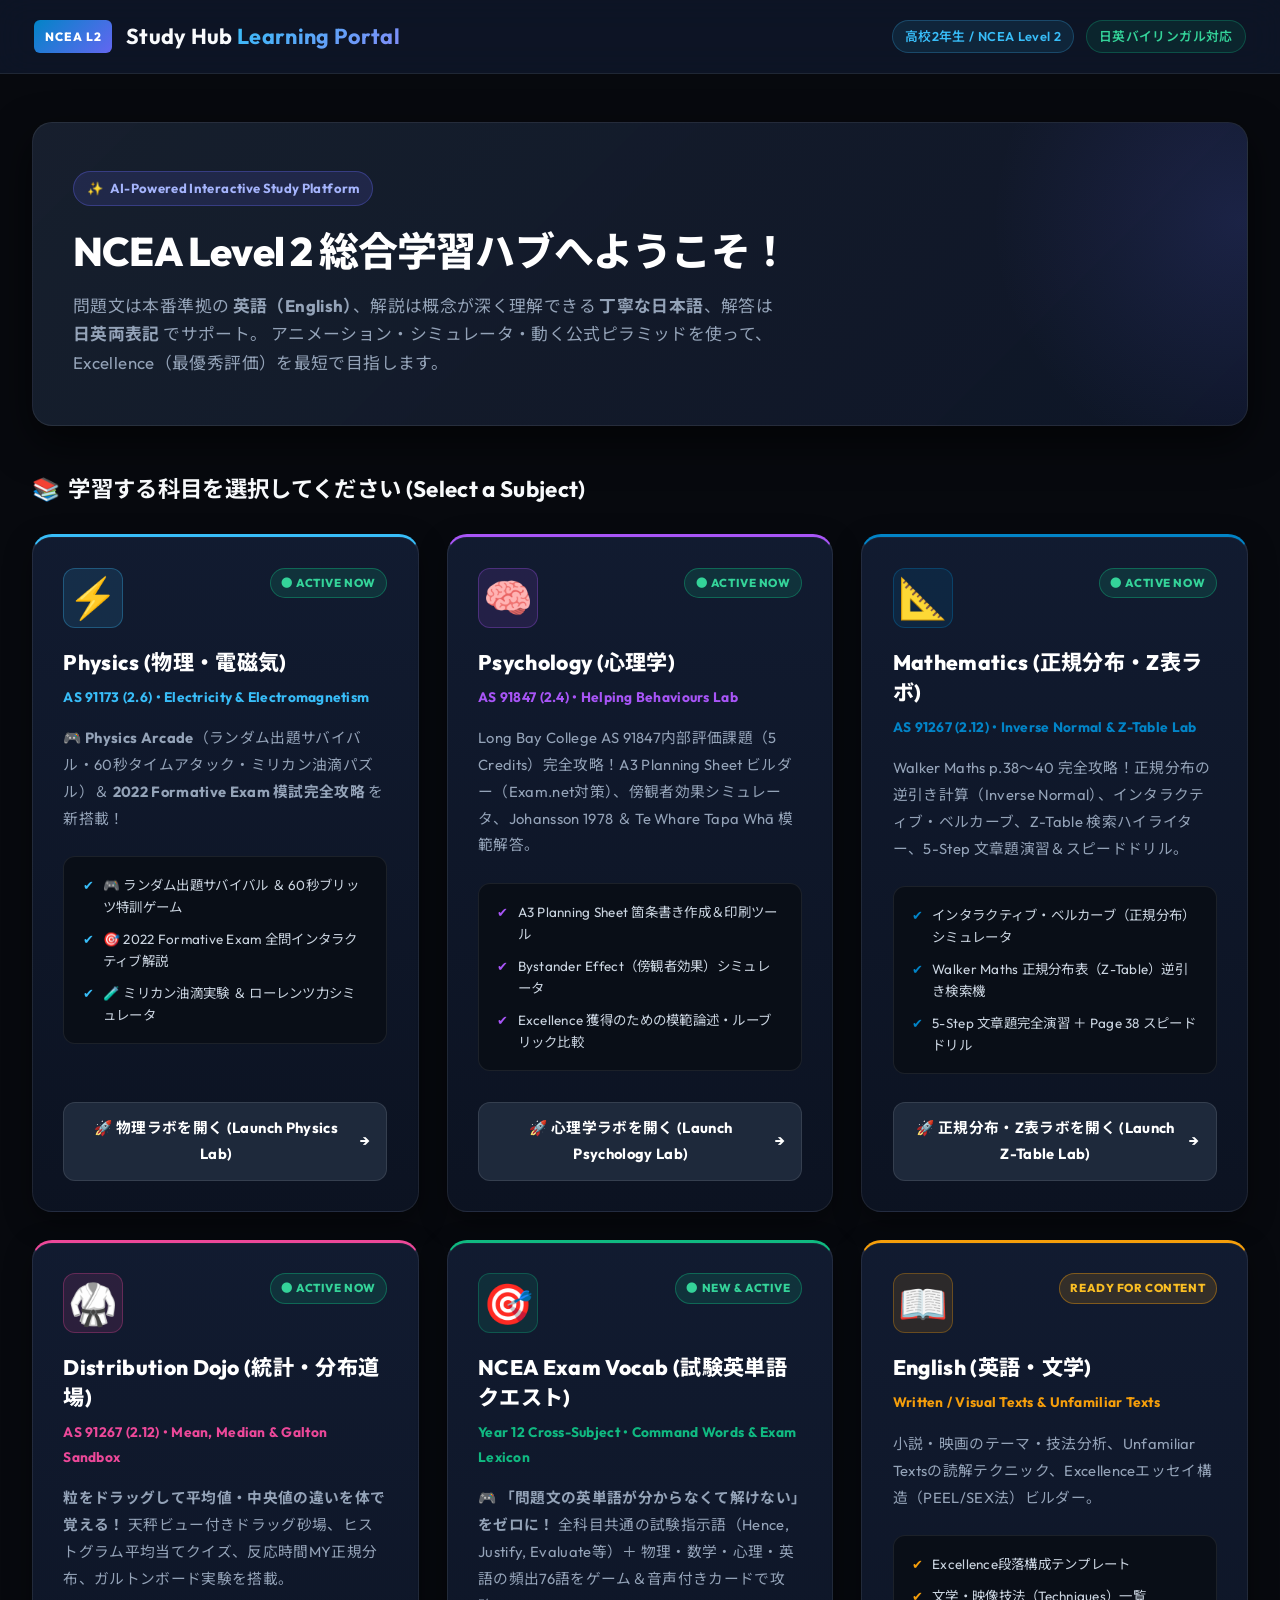
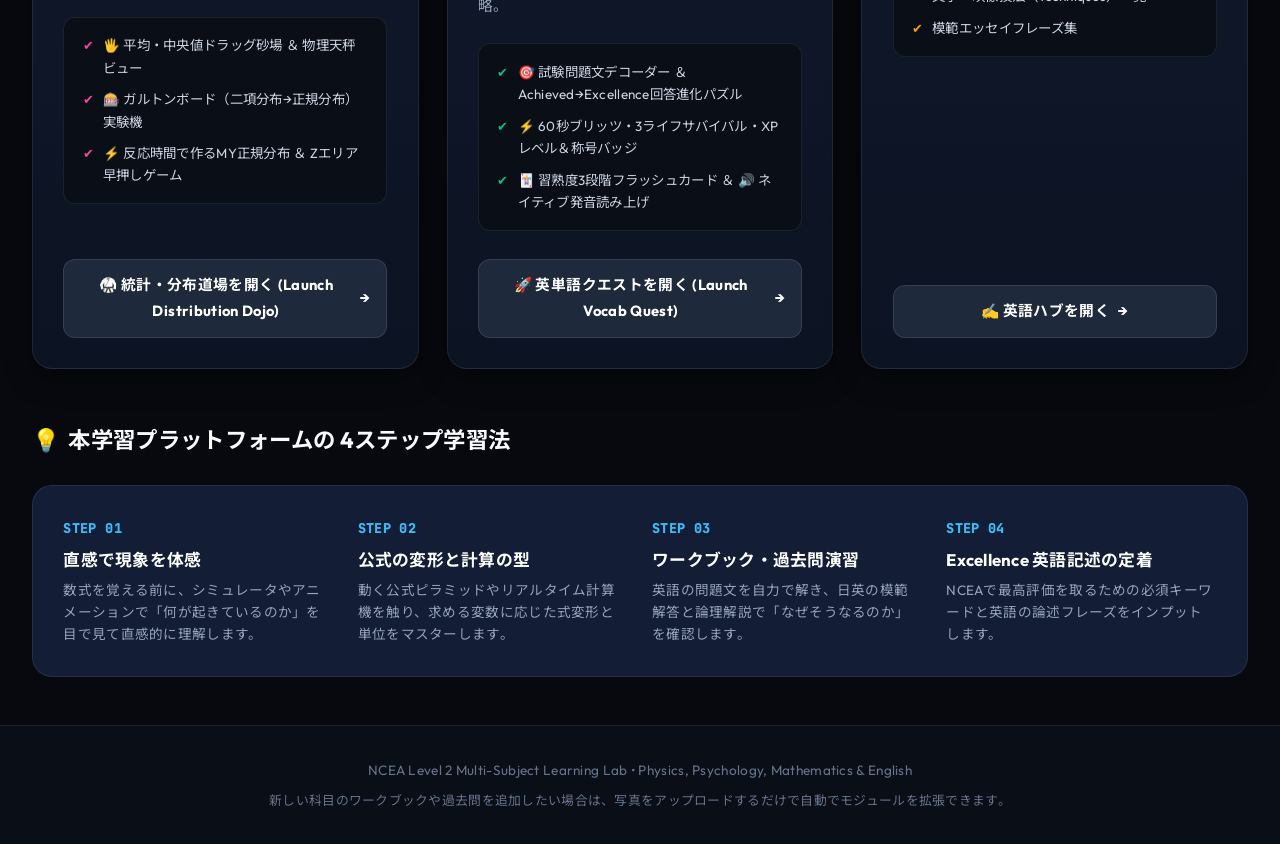
<file: index.html>
<!DOCTYPE html>
<html lang="ja">
<head>
  <meta charset="UTF-8">
  <meta name="viewport" content="width=device-width, initial-scale=1.0">
  <title>NCEA Level 2 Multi-Subject Learning Hub | 総合学習ポータル</title>
  <meta name="description" content="NCEA Level 2 interactive learning portal for Physics, Psychology, Mathematics, and English with live simulations and bilingual explanations.">

  <!-- Google Fonts -->
  <link rel="preconnect" href="https://fonts.googleapis.com">
  <link rel="preconnect" href="https://fonts.gstatic.com" crossorigin>
  <link href="https://fonts.googleapis.com/css2?family=JetBrains+Mono:wght@400;500;700;800&family=Noto+Sans+JP:wght@400;500;700;900&family=Outfit:wght@400;500;600;700;800;900&display=swap" rel="stylesheet">

  <link rel="stylesheet" href="css/portal.css?v=20261102f">
  <link rel="stylesheet" href="css/shared.css?v=20261102f">
</head>
<body>

  <!-- Top Portal Header -->
  <header class="portal-header">
    <div class="logo-group">
      <span class="logo-badge">NCEA L2</span>
      <h1 class="portal-title">Study Hub <span>Learning Portal</span></h1>
    </div>
    <div class="header-meta">
      <span class="badge-tag">高校2年生 / NCEA Level 2</span>
      <span class="badge-tag" style="background: rgba(16, 185, 129, 0.1); border-color: rgba(16, 185, 129, 0.3); color: #34d399;">日英バイリンガル対応</span>
    </div>
  </header>

  <!-- Main Content -->
  <main class="portal-main">

    <!-- Hero Banner -->
    <section class="hero-banner">
      <span class="hero-tag">
        <span>✨</span> AI-Powered Interactive Study Platform
      </span>
      <h2 class="hero-title">
        NCEA Level 2 総合学習ハブへようこそ！
      </h2>
      <p class="hero-desc">
        問題文は本番準拠の <strong>英語（English）</strong>、解説は概念が深く理解できる <strong>丁寧な日本語</strong>、解答は <strong>日英両表記</strong> でサポート。
        アニメーション・シミュレータ・動く公式ピラミッドを使って、Excellence（最優秀評価）を最短で目指します。
      </p>
    </section>

    <!-- Subjects Section -->
    <div class="section-heading-row">
      <h3 class="section-title">
        <span>📚</span> 学習する科目を選択してください (Select a Subject)
      </h3>
    </div>

    <div class="subject-grid">

      <!-- 1. Physics Card (ACTIVE) -->
      <a href="physics/index.html" class="subject-card" style="--card-accent: #38bdf8; --icon-bg: rgba(56, 189, 248, 0.12); --icon-border: rgba(56, 189, 248, 0.3); --btn-hover-bg: #0284c7;">
        <div>
          <div class="card-top">
            <div class="subject-icon">⚡</div>
            <span class="status-badge active">● ACTIVE NOW</span>
          </div>
          <h4 class="subject-title">Physics (物理・電磁気)</h4>
          <div class="subject-subtitle">AS 91173 (2.6) • Electricity & Electromagnetism</div>
          <p class="subject-desc">
            🎮 <strong>Physics Arcade</strong>（ランダム出題サバイバル・60秒タイムアタック・ミリカン油滴パズル）＆ <strong>2022 Formative Exam 模試完全攻略</strong> を新搭載！
          </p>
          <div class="features-list">
            <div class="feature-bullet"><span>✔</span> 🎮 ランダム出題サバイバル ＆ 60秒ブリッツ特訓ゲーム</div>
            <div class="feature-bullet"><span>✔</span> 🎯 2022 Formative Exam 全問インタラクティブ解説</div>
            <div class="feature-bullet"><span>✔</span> 🧪 ミリカン油滴実験 ＆ ローレンツ力シミュレータ</div>
          </div>
        </div>
        <div class="card-action-btn">
          <span>🚀 物理ラボを開く (Launch Physics Lab)</span>
          <span>→</span>
        </div>
      </a>

      <!-- 2. Psychology Card (ACTIVE) -->
      <a href="psychology/index.html" class="subject-card" style="--card-accent: #a855f7; --icon-bg: rgba(168, 85, 247, 0.12); --icon-border: rgba(168, 85, 247, 0.3); --btn-hover-bg: #9333ea;">
        <div>
          <div class="card-top">
            <div class="subject-icon">🧠</div>
            <span class="status-badge active">● ACTIVE NOW</span>
          </div>
          <h4 class="subject-title">Psychology (心理学)</h4>
          <div class="subject-subtitle">AS 91847 (2.4) • Helping Behaviours Lab</div>
          <p class="subject-desc">
            Long Bay College AS 91847内部評価課題（5 Credits）完全攻略！A3 Planning Sheet ビルダー（Exam.net対策）、傍観者効果シミュレータ、Johansson 1978 ＆ Te Whare Tapa Whā 模範解答。
          </p>
          <div class="features-list">
            <div class="feature-bullet"><span>✔</span> A3 Planning Sheet 箇条書き作成＆印刷ツール</div>
            <div class="feature-bullet"><span>✔</span> Bystander Effect（傍観者効果）シミュレータ</div>
            <div class="feature-bullet"><span>✔</span> Excellence 獲得のための模範論述・ルーブリック比較</div>
          </div>
        </div>
        <div class="card-action-btn">
          <span>🚀 心理学ラボを開く (Launch Psychology Lab)</span>
          <span>→</span>
        </div>
      </a>

      <!-- 3. Mathematics Probability & Z-Table Card (ACTIVE) -->
      <a href="math/index.html" class="subject-card" style="--card-accent: #0284c7; --icon-bg: rgba(2, 132, 199, 0.12); --icon-border: rgba(2, 132, 199, 0.3); --btn-hover-bg: #0369a1;">
        <div>
          <div class="card-top">
            <div class="subject-icon">📐</div>
            <span class="status-badge active">● ACTIVE NOW</span>
          </div>
          <h4 class="subject-title">Mathematics (正規分布・Z表ラボ)</h4>
          <div class="subject-subtitle">AS 91267 (2.12) • Inverse Normal & Z-Table Lab</div>
          <p class="subject-desc">
            Walker Maths p.38〜40 完全攻略！正規分布の逆引き計算（Inverse Normal）、インタラクティブ・ベルカーブ、Z-Table 検索ハイライター、5-Step 文章題演習＆スピードドリル。
          </p>
          <div class="features-list">
            <div class="feature-bullet"><span>✔</span> インタラクティブ・ベルカーブ（正規分布）シミュレータ</div>
            <div class="feature-bullet"><span>✔</span> Walker Maths 正規分布表（Z-Table）逆引き検索機</div>
            <div class="feature-bullet"><span>✔</span> 5-Step 文章題完全演習 ＋ Page 38 スピードドリル</div>
          </div>
        </div>
        <div class="card-action-btn">
          <span>🚀 正規分布・Z表ラボを開く (Launch Z-Table Lab)</span>
          <span>→</span>
        </div>
      </a>

      <!-- 4. Distribution Dojo Card (ACTIVE) -->
      <a href="math/feel-lab.html" class="subject-card" style="--card-accent: #ec4899; --icon-bg: rgba(236, 72, 153, 0.12); --icon-border: rgba(236, 72, 153, 0.3); --btn-hover-bg: #db2777;">
        <div>
          <div class="card-top">
            <div class="subject-icon">🥋</div>
            <span class="status-badge active">● ACTIVE NOW</span>
          </div>
          <h4 class="subject-title">Distribution Dojo (統計・分布道場)</h4>
          <div class="subject-subtitle">AS 91267 (2.12) • Mean, Median & Galton Sandbox</div>
          <p class="subject-desc">
            <strong>粒をドラッグして平均値・中央値の違いを体で覚える！</strong> 天秤ビュー付きドラッグ砂場、ヒストグラム平均当てクイズ、反応時間MY正規分布、ガルトンボード実験を搭載。
          </p>
          <div class="features-list">
            <div class="feature-bullet"><span>✔</span> 🖐 平均・中央値ドラッグ砂場 ＆ 物理天秤ビュー</div>
            <div class="feature-bullet"><span>✔</span> 🎰 ガルトンボード（二項分布→正規分布）実験機</div>
            <div class="feature-bullet"><span>✔</span> ⚡ 反応時間で作るMY正規分布 ＆ Zエリア早押しゲーム</div>
          </div>
        </div>
        <div class="card-action-btn">
          <span>🥋 統計・分布道場を開く (Launch Distribution Dojo)</span>
          <span>→</span>
        </div>
      </a>

      <!-- 5. NCEA Exam Vocab Quest Card (ACTIVE) -->
      <a href="vocab/index.html" class="subject-card" style="--card-accent: #10b981; --icon-bg: rgba(16, 185, 129, 0.12); --icon-border: rgba(16, 185, 129, 0.3); --btn-hover-bg: #059669;">
        <div>
          <div class="card-top">
            <div class="subject-icon">🎯</div>
            <span class="status-badge active">● NEW & ACTIVE</span>
          </div>
          <h4 class="subject-title">NCEA Exam Vocab (試験英単語クエスト)</h4>
          <div class="subject-subtitle">Year 12 Cross-Subject • Command Words & Exam Lexicon</div>
          <p class="subject-desc">
            🎮 <strong>「問題文の英単語が分からなくて解けない」をゼロに！</strong> 全科目共通の試験指示語（Hence, Justify, Evaluate等）＋ 物理・数学・心理・英語の頻出76語をゲーム＆音声付きカードで攻略。
          </p>
          <div class="features-list">
            <div class="feature-bullet"><span>✔</span> 🎯 試験問題文デコーダー ＆ Achieved→Excellence回答進化パズル</div>
            <div class="feature-bullet"><span>✔</span> ⚡ 60秒ブリッツ・3ライフサバイバル・XPレベル＆称号バッジ</div>
            <div class="feature-bullet"><span>✔</span> 🃏 習熟度3段階フラッシュカード ＆ 🔊 ネイティブ発音読み上げ</div>
          </div>
        </div>
        <div class="card-action-btn">
          <span>🚀 英単語クエストを開く (Launch Vocab Quest)</span>
          <span>→</span>
        </div>
      </a>

      <!-- 6. English Card -->
      <a href="english/index.html" class="subject-card" style="--card-accent: #f59e0b; --icon-bg: rgba(245, 158, 11, 0.12); --icon-border: rgba(245, 158, 11, 0.3); --btn-hover-bg: #d97706;">
        <div>
          <div class="card-top">
            <div class="subject-icon">📖</div>
            <span class="status-badge ready">READY FOR CONTENT</span>
          </div>
          <h4 class="subject-title">English (英語・文学)</h4>
          <div class="subject-subtitle">Written / Visual Texts & Unfamiliar Texts</div>
          <p class="subject-desc">
            小説・映画のテーマ・技法分析、Unfamiliar Textsの読解テクニック、Excellenceエッセイ構造（PEEL/SEX法）ビルダー。
          </p>
          <div class="features-list">
            <div class="feature-bullet"><span>✔</span> Excellence段落構成テンプレート</div>
            <div class="feature-bullet"><span>✔</span> 文学・映像技法（Techniques）一覧</div>
            <div class="feature-bullet"><span>✔</span> 模範エッセイフレーズ集</div>
          </div>
        </div>
        <div class="card-action-btn">
          <span>✍️ 英語ハブを開く</span>
          <span>→</span>
        </div>
      </a>

    </div>

    <!-- 4-Step Learning Method Summary -->
    <div class="section-heading-row">
      <h3 class="section-title">
        <span>💡</span> 本学習プラットフォームの 4ステップ学習法
      </h3>
    </div>

    <div class="method-box">
      <div class="method-item">
        <span class="method-num">STEP 01</span>
        <h5 class="method-title">直感で現象を体感</h5>
        <p class="method-text">
          数式を覚える前に、シミュレータやアニメーションで「何が起きているのか」を目で見て直感的に理解します。
        </p>
      </div>
      <div class="method-item">
        <span class="method-num">STEP 02</span>
        <h5 class="method-title">公式の変形と計算の型</h5>
        <p class="method-text">
          動く公式ピラミッドやリアルタイム計算機を触り、求める変数に応じた式変形と単位をマスターします。
        </p>
      </div>
      <div class="method-item">
        <span class="method-num">STEP 03</span>
        <h5 class="method-title">ワークブック・過去問演習</h5>
        <p class="method-text">
          英語の問題文を自力で解き、日英の模範解答と論理解説で「なぜそうなるのか」を確認します。
        </p>
      </div>
      <div class="method-item">
        <span class="method-num">STEP 04</span>
        <h5 class="method-title">Excellence 英語記述の定着</h5>
        <p class="method-text">
          NCEAで最高評価を取るための必須キーワードと英語の論述フレーズをインプットします。
        </p>
      </div>
    </div>

  </main>

  <!-- Footer -->
  <footer class="portal-footer">
    <p>NCEA Level 2 Multi-Subject Learning Lab • Physics, Psychology, Mathematics & English</p>
    <p style="margin-top: 0.4rem; font-size: 0.8rem; color: #64748b;">
      新しい科目のワークブックや過去問を追加したい場合は、写真をアップロードするだけで自動でモジュールを拡張できます。
    </p>
  </footer>

  <!-- Layout audit: open this page with ?audit to check mobile layout -->
  <script src="tools/layout-audit.js" defer></script>
</body>
</html>
</file>
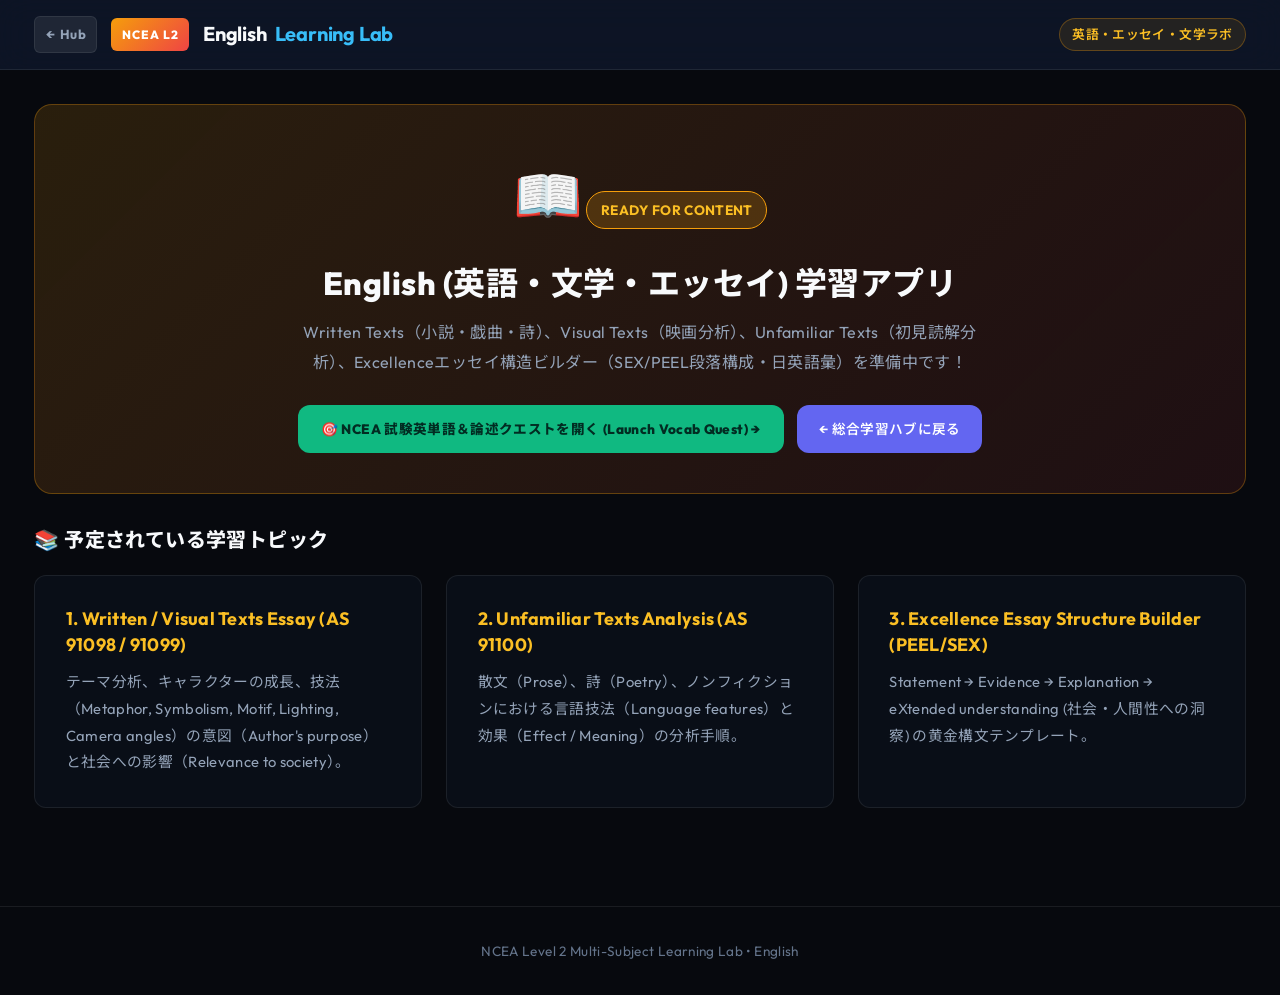
<file: english/index.html>
<!DOCTYPE html>
<html lang="ja">
<head>
  <meta charset="UTF-8">
  <meta name="viewport" content="width=device-width, initial-scale=1.0">
  <title>English Hub - NCEA Level 2 Learning Lab</title>
  <link rel="preconnect" href="https://fonts.googleapis.com">
  <link rel="preconnect" href="https://fonts.gstatic.com" crossorigin>
  <link href="https://fonts.googleapis.com/css2?family=JetBrains+Mono:wght@400;700&family=Noto+Sans+JP:wght@400;600;700;900&family=Outfit:wght@400;600;700;800&display=swap" rel="stylesheet">
  <link rel="stylesheet" href="../physics/css/style.css?v=20261102f">
  <style>
    .subject-hero {
      background: linear-gradient(135deg, rgba(245, 158, 11, 0.15), rgba(239, 68, 68, 0.1));
      border: 1px solid rgba(245, 158, 11, 0.3);
      border-radius: var(--radius-lg);
      padding: 2.5rem;
      margin-bottom: 2rem;
      text-align: center;
    }
    .subject-icon-large {
      font-size: 3.5rem;
      margin-bottom: 1rem;
      display: inline-block;
    }
    .coming-soon-badge {
      background: rgba(245, 158, 11, 0.2);
      border: 1px solid #f59e0b;
      color: #fbbf24;
      font-weight: 700;
      font-size: 0.85rem;
      padding: 0.35rem 0.85rem;
      border-radius: var(--radius-full);
      display: inline-block;
      margin-bottom: 1rem;
    }
    .topic-card-grid {
      display: grid;
      grid-template-columns: repeat(auto-fit, minmax(min(100%, 300px), 1fr));
      gap: 1.5rem;
    }
  </style>
  <link rel="stylesheet" href="../css/shared.css?v=20261102f">
</head>
<body>

  <header class="lab-header">
    <div class="logo-group">
      <a href="../index.html" class="back-hub-btn" title="Back to Learning Hub">
        <span>←</span> Hub
      </a>
      <span class="logo-badge" style="background: linear-gradient(135deg, #f59e0b, #ef4444);">NCEA L2</span>
      <h1 class="lab-title">English <span>Learning Lab</span></h1>
    </div>
    <div class="header-meta">
      <span class="badge-tag" style="background: rgba(245, 158, 11, 0.1); border-color: rgba(245, 158, 11, 0.3); color: #fbbf24;">英語・エッセイ・文学ラボ</span>
    </div>
  </header>

  <main class="main-container">
    <div class="subject-hero">
      <div class="subject-icon-large">📖</div>
      <span class="coming-soon-badge">READY FOR CONTENT</span>
      <h2 style="font-size: 2rem; font-weight: 800; margin-bottom: 0.5rem;">English (英語・文学・エッセイ) 学習アプリ</h2>
      <p style="color: var(--text-secondary); max-width: 680px; margin: 0.75rem auto 1.75rem; line-height: 1.85; letter-spacing: 0.022em;">
        Written Texts（小説・戯曲・詩）、Visual Texts（映画分析）、Unfamiliar Texts（初見読解分析）、Excellenceエッセイ構造ビルダー（SEX/PEEL段落構成・日英語彙）を準備中です！
      </p>
      <div style="display: flex; justify-content: center; flex-wrap: wrap; gap: 0.85rem;">
        <a href="../vocab/index.html" class="reveal-btn" style="background: #10b981; color: #022c22; font-weight: 800; border: none; text-decoration: none; padding: 0.75rem 1.45rem; border-radius: 12px;">
          🎯 NCEA 試験英単語＆論述クエストを開く (Launch Vocab Quest) →
        </a>
        <a href="../index.html" class="reveal-btn" style="background: var(--accent-indigo); color: white; border: none; text-decoration: none; padding: 0.75rem 1.35rem; border-radius: 12px;">
          ← 総合学習ハブに戻る
        </a>
      </div>
    </div>

    <h3 style="font-size: 1.25rem; font-weight: 800; margin-bottom: 1.25rem; color: var(--text-primary); letter-spacing: 0.02em;">📚 予定されている学習トピック</h3>
    <div class="topic-card-grid">
      <div class="question-card" style="padding: var(--pad-lg); line-height: 1.82; letter-spacing: 0.022em;">
        <h4 style="color: #fbbf24; font-size: 1.12rem; margin-bottom: 0.75rem;">1. Written / Visual Texts Essay (AS 91098 / 91099)</h4>
        <p style="font-size: 0.92rem; color: var(--text-secondary); line-height: 1.82;">
          テーマ分析、キャラクターの成長、技法（Metaphor, Symbolism, Motif, Lighting, Camera angles）の意図（Author's purpose）と社会への影響（Relevance to society）。
        </p>
      </div>
      <div class="question-card" style="padding: var(--pad-lg); line-height: 1.82; letter-spacing: 0.022em;">
        <h4 style="color: #fbbf24; font-size: 1.12rem; margin-bottom: 0.75rem;">2. Unfamiliar Texts Analysis (AS 91100)</h4>
        <p style="font-size: 0.92rem; color: var(--text-secondary); line-height: 1.82;">
          散文（Prose）、詩（Poetry）、ノンフィクションにおける言語技法（Language features）と効果（Effect / Meaning）の分析手順。
        </p>
      </div>
      <div class="question-card" style="padding: var(--pad-lg); line-height: 1.82; letter-spacing: 0.022em;">
        <h4 style="color: #fbbf24; font-size: 1.12rem; margin-bottom: 0.75rem;">3. Excellence Essay Structure Builder (PEEL/SEX)</h4>
        <p style="font-size: 0.92rem; color: var(--text-secondary); line-height: 1.82;">
          Statement → Evidence → Explanation → eXtended understanding (社会・人間性への洞察) の黄金構文テンプレート。
        </p>
      </div>
    </div>
  </main>

  <footer class="lab-footer">
    NCEA Level 2 Multi-Subject Learning Lab • English
  </footer>

  <!-- Layout audit: open this page with ?audit to check mobile layout -->
  <script src="../tools/layout-audit.js" defer></script>
</body>
</html>
</file>
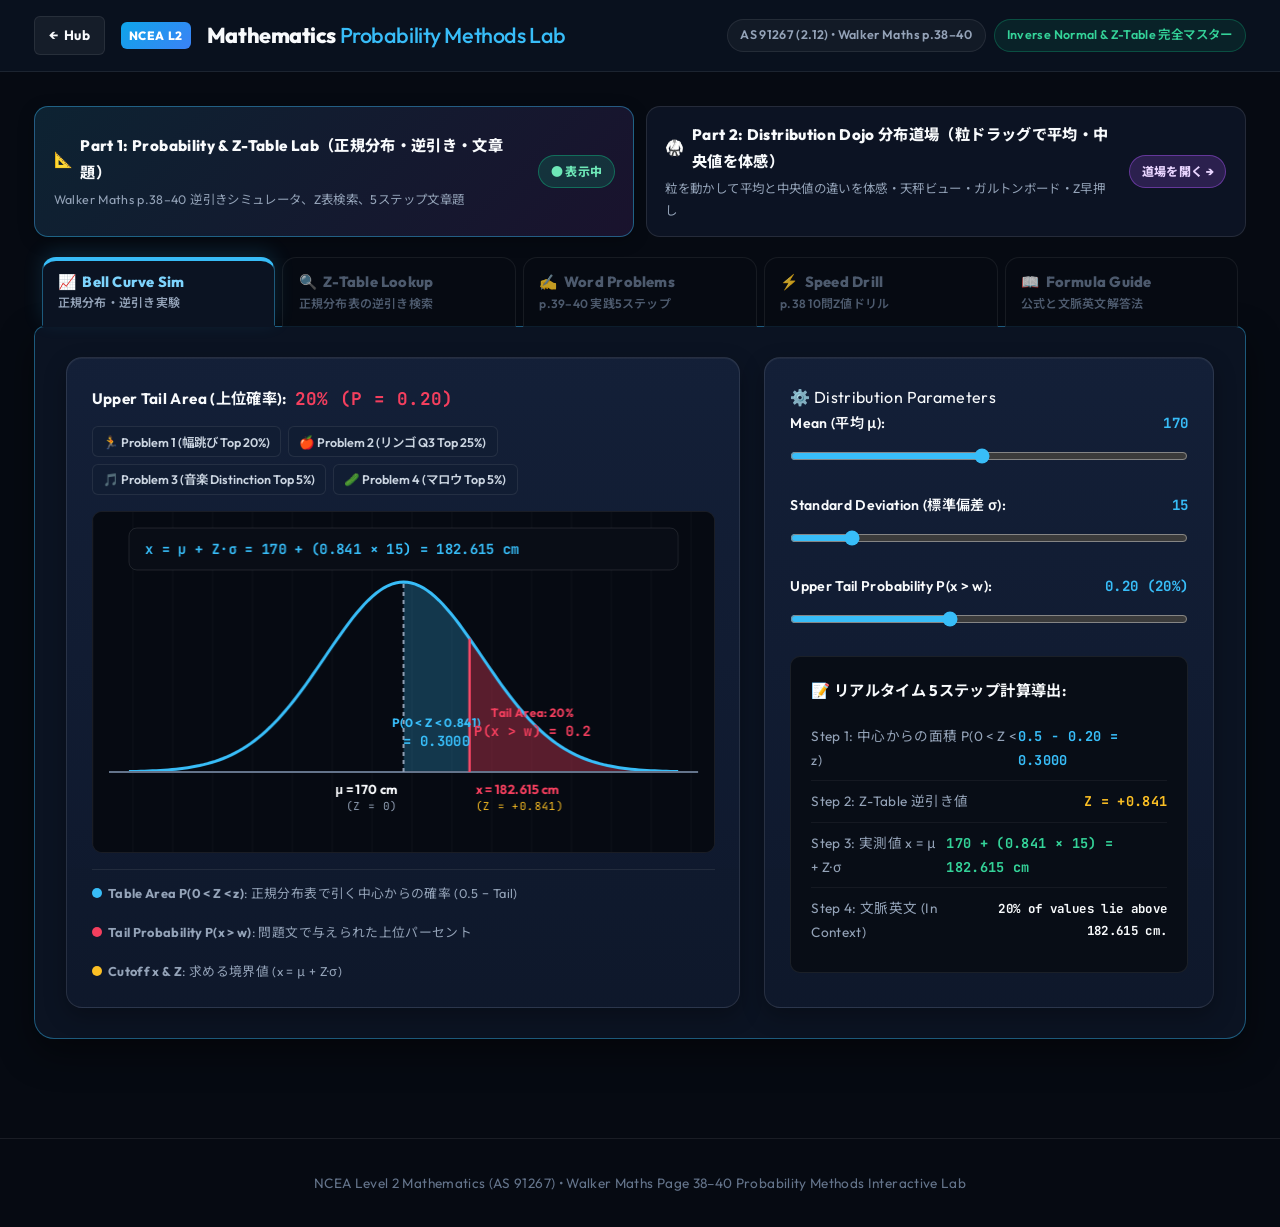
<file: math/index.html>
<!DOCTYPE html>
<html lang="ja">
<head>
  <meta charset="UTF-8">
  <meta name="viewport" content="width=device-width, initial-scale=1.0">
  <title>NCEA Level 2 Maths - AS 91267 Inverse Normal & Probability Methods Lab</title>
  <meta name="description" content="NCEA Level 2 Mathematics AS 91267 interactive learning platform, Walker Maths Page 38-40 Inverse Normal simulator, Z-Table highlighter, and 5-step problem solver.">

  <!-- Google Fonts -->
  <link rel="preconnect" href="https://fonts.googleapis.com">
  <link rel="preconnect" href="https://fonts.gstatic.com" crossorigin>
  <link href="https://fonts.googleapis.com/css2?family=JetBrains+Mono:wght@400;500;700;800&family=Noto+Sans+JP:wght@400;500;700;900&family=Outfit:wght@400;500;600;700;800&display=swap" rel="stylesheet">

  <link rel="stylesheet" href="css/style.css?v=20261102f">
  <link rel="stylesheet" href="../css/shared.css?v=20261102f">
</head>
<body>

  <!-- Top Navigation Header -->
  <header class="lab-header">
    <div class="logo-group">
      <a href="../index.html" class="back-hub-btn" title="Back to Learning Hub">
        <span>←</span> Hub
      </a>
      <span class="logo-badge">NCEA L2</span>
      <h1 class="lab-title">Mathematics <span>Probability Methods Lab</span></h1>
    </div>
    <div class="header-meta">
      <span class="badge-tag">AS 91267 (2.12) • Walker Maths p.38–40</span>
      <span class="badge-tag" style="background: rgba(16, 185, 129, 0.1); border-color: rgba(16, 185, 129, 0.3); color: #34d399;">Inverse Normal & Z-Table 完全マスター</span>
    </div>
  </header>

  <!-- Main Content Container -->
  <main class="main-container folder-sheet-deck" style="--tab-accent: #38bdf8; --tab-accent-text: #7dd3fc; --tab-border: rgba(56, 189, 248, 0.42); --tab-glow: rgba(56, 189, 248, 0.14); --sheet-bg: #0b1322;">

    <!-- 2-Lab Switcher inside Mathematics -->
    <div class="sub-lab-switcher">
      <a href="index.html" class="sub-lab-link current">
        <div class="sub-lab-link-main">
          <div class="sub-lab-link-title"><span>📐</span><span>Part 1: Probability & Z-Table Lab（正規分布・逆引き・文章題）</span></div>
          <div class="sub-lab-link-desc">Walker Maths p.38–40 逆引きシミュレータ、Z表検索、5ステップ文章題</div>
        </div>
        <span class="sub-lab-pill">● 表示中</span>
      </a>
      <a href="feel-lab.html" class="sub-lab-link">
        <div class="sub-lab-link-main">
          <div class="sub-lab-link-title"><span>🥋</span><span>Part 2: Distribution Dojo 分布道場（粒ドラッグで平均・中央値を体感）</span></div>
          <div class="sub-lab-link-desc">粒を動かして平均と中央値の違いを体感・天秤ビュー・ガルトンボード・Z早押し</div>
        </div>
        <span class="sub-lab-pill">道場を開く →</span>
      </a>
    </div>

    <!-- Folder-Style Navigation Tabs (Pattern B) -->
    <nav class="nav-tabs-wrapper">
      <button class="nav-tab-btn active" data-tab="tab-bellcurve">
        <span class="tab-top-line"><span>📈</span><span>Bell Curve Sim</span></span>
        <span class="tab-sub-line">正規分布・逆引き実験</span>
      </button>
      <button class="nav-tab-btn" data-tab="tab-ztable">
        <span class="tab-top-line"><span>🔍</span><span>Z-Table Lookup</span></span>
        <span class="tab-sub-line">正規分布表の逆引き検索</span>
      </button>
      <button class="nav-tab-btn" data-tab="tab-problems">
        <span class="tab-top-line"><span>✍️</span><span>Word Problems</span></span>
        <span class="tab-sub-line">p.39–40 実践5ステップ</span>
      </button>
      <button class="nav-tab-btn" data-tab="tab-drill">
        <span class="tab-top-line"><span>⚡</span><span>Speed Drill</span></span>
        <span class="tab-sub-line">p.38 10問Z値ドリル</span>
      </button>
      <button class="nav-tab-btn" data-tab="tab-guide">
        <span class="tab-top-line"><span>📖</span><span>Formula Guide</span></span>
        <span class="tab-sub-line">公式と文脈英文解答法</span>
      </button>
    </nav>

    <!-- ============================================================
         TAB 1: INTERACTIVE BELL CURVE SIMULATOR
    ============================================================ -->
    <section id="tab-bellcurve" class="tab-panel active">
      <div class="sim-layout">
        
        <!-- Left: Interactive Canvas -->
        <div class="sim-canvas-card">
          <div class="sim-toolbar">
            <div style="display: flex; gap: 0.5rem; align-items: center;">
              <span style="font-weight: 700; font-size: 0.95rem; color: #f8fafc;">Upper Tail Area (上位確率):</span>
              <span class="control-val" id="lblTailPercent" style="font-size: 1.1rem; color: #f43f5e;">20% (P = 0.20)</span>
            </div>
            
            <div class="preset-btn-group">
              <button class="btn-preset" data-mean="170" data-sd="15" data-prob="0.20" data-unit="cm">
                🏃 Problem 1 (幅跳び Top 20%)
              </button>
              <button class="btn-preset" data-mean="120" data-sd="23" data-prob="0.25" data-unit="kg">
                🍎 Problem 2 (リンゴ Q3 Top 25%)
              </button>
              <button class="btn-preset" data-mean="95" data-sd="15" data-prob="0.05" data-unit="marks">
                🎵 Problem 3 (音楽 Distinction Top 5%)
              </button>
              <button class="btn-preset" data-mean="150" data-sd="55" data-prob="0.05" data-unit="g">
                🥒 Problem 4 (マロウ Top 5%)
              </button>
            </div>
          </div>

          <div class="canvas-wrapper">
            <canvas id="bellCurveCanvas"></canvas>
          </div>

          <div class="sim-legend">
            <div class="legend-item">
              <span class="legend-dot" style="background: #38bdf8;"></span>
              <span><strong>Table Area P(0 < Z < z)</strong>: 正規分布表で引く中心からの確率 (0.5 − Tail)</span>
            </div>
            <div class="legend-item">
              <span class="legend-dot" style="background: #f43f5e;"></span>
              <span><strong>Tail Probability P(x > w)</strong>: 問題文で与えられた上位パーセント</span>
            </div>
            <div class="legend-item">
              <span class="legend-dot" style="background: #fbbf24;"></span>
              <span><strong>Cutoff x & Z</strong>: 求める境界値 (x = μ + Z·σ)</span>
            </div>
          </div>
        </div>

        <!-- Right: Parameters & Realtime Step Calculation -->
        <div class="sim-controls-card">
          <div class="card-title">
            <span>⚙️ Distribution Parameters</span>
          </div>

          <div class="control-group">
            <div class="control-label-row">
              <span>Mean (平均 μ):</span>
              <span class="control-val" id="valMean">170</span>
            </div>
            <input type="range" class="slider-input" id="sliderMean" min="50" max="300" step="1" value="170">
          </div>

          <div class="control-group">
            <div class="control-label-row">
              <span>Standard Deviation (標準偏差 σ):</span>
              <span class="control-val" id="valSd">15</span>
            </div>
            <input type="range" class="slider-input" id="sliderSd" min="1" max="100" step="1" value="15">
          </div>

          <div class="control-group">
            <div class="control-label-row">
              <span>Upper Tail Probability P(x > w):</span>
              <span class="control-val" id="valTailProb">0.20 (20%)</span>
            </div>
            <input type="range" class="slider-input" id="sliderTailProb" min="0.01" max="0.49" step="0.01" value="0.20">
          </div>

          <!-- Realtime 5-Step Breakdown Box -->
          <div class="step-breakdown-card" id="realtimeStepCard">
            <!-- Dynamically populated by bellCurveSim callback -->
          </div>

        </div>

      </div>
    </section>

    <!-- ============================================================
         TAB 2: WALKER MATHS Z-TABLE LOOKUP
    ============================================================ -->
    <section id="tab-ztable" class="tab-panel">
      <div class="ztable-layout">
        
        <!-- Top: Interactive Search & Explanation Bar -->
        <div class="ztable-search-bar">
          <div class="search-input-group">
            <label>🔍 調べたい確率 P(0 < Z < z) を入力:</label>
            <div style="display: flex; gap: 0.5rem; align-items: center;">
              <input type="number" step="0.0001" min="0.0001" max="0.4999" class="text-input" id="inpLookupP" value="0.3991" style="max-width: 140px; font-family: var(--font-mono); font-size: 1.1rem; font-weight: bold;">
              <button class="btn-action" id="btnRunLookup">
                ⚡ Z値を逆引き (Lookup)
              </button>
            </div>
          </div>

          <div class="quick-examples-group">
            <span style="font-size: 0.8rem; color: var(--text-secondary); font-weight: bold;">教科書例題:</span>
            <button class="btn-preset-mini" data-p="0.2764">p.38 例1: P=0.2764 (Z=0.76)</button>
            <button class="btn-preset-mini" data-p="0.3991">p.38 例2: P=0.3991 (Z=1.276)</button>
            <button class="btn-preset-mini" data-p="0.3000">p.39 幅跳び: P=0.3000 (Z=0.841)</button>
            <button class="btn-preset-mini" data-p="0.2500">p.40 リンゴ: P=0.2500 (Z=0.674)</button>
            <button class="btn-preset-mini" data-p="0.4500">p.40 Distinction: P=0.4500 (Z=1.645)</button>
          </div>
        </div>

        <!-- Step-by-step breakdown card -->
        <div id="zTableExplanationArea" style="margin-bottom: 1.5rem;"></div>

        <!-- Scrollable Table Card -->
        <div class="ztable-card">
          <div class="ztable-card-header">
            <h3 style="font-size: 1.1rem; font-weight: 700; color: #f8fafc;">
              📊 Walker Maths Official Normal Distribution Table
            </h3>
            <span style="font-size: 0.82rem; color: var(--text-secondary);">
              P(0 < Z < z) represents probability between the mean (0) and z.
            </span>
          </div>
          
          <div class="table-scroll-wrapper" id="zTableContainer">
            <!-- Rendered by zLookupEngine.js -->
          </div>
        </div>

      </div>
    </section>

    <!-- ============================================================
         TAB 3: 5-STEP WORD PROBLEMS (PAGE 39-40)
    ============================================================ -->
    <section id="tab-problems" class="tab-panel">
      
      <div class="problems-top-selector" id="problemTabsSelector">
        <!-- Dynamically rendered problem buttons -->
      </div>

      <div class="problem-solve-card" id="problemActiveCard">
        <!-- Rendered by app.js -->
      </div>

    </section>

    <!-- ============================================================
         TAB 4: PAGE 38 SPEED DRILL
    ============================================================ -->
    <section id="tab-drill" class="tab-panel">
      <div class="drill-card">
        <div class="drill-header">
          <div>
            <h2 style="font-size: 1.3rem; font-weight: 800; color: #f8fafc;">⚡ Page 38: Inverse Z-Value Speed Drill</h2>
            <p style="font-size: 0.88rem; color: var(--text-secondary);">
              確率 P(x) から Z 値を素早く正確に引く 10問ドリルです。すべての答えを入力して採点してみましょう！
            </p>
          </div>
          <div style="display: flex; gap: 0.5rem;">
            <button class="btn-action secondary" id="btnFillDrillAnswers">
              💡 模範解答を表示
            </button>
            <button class="btn-action" id="btnCheckDrill">
              ✅ 採点する (Check All)
            </button>
          </div>
        </div>

        <div class="drill-grid" id="drillItemsContainer">
          <!-- 10 drill items rendered dynamically -->
        </div>

        <div class="drill-score-banner" id="drillScoreBanner" style="display: none;">
          <!-- Score result -->
        </div>
      </div>
    </section>

    <!-- ============================================================
         TAB 5: 5-STEP FORMULA & CONTEXT GUIDE
    ============================================================ -->
    <section id="tab-guide" class="tab-panel">
      <div class="guide-card">
        <div class="guide-header">
          <span style="font-size: 2.5rem;">📐</span>
          <div>
            <h2 style="font-size: 1.35rem; font-weight: 800; color: #f8fafc;">
              The 5-Step Method for Inverse Normal Calculations
            </h2>
            <p style="font-size: 0.9rem; color: var(--text-secondary);">
              NCEA Level 2 Mathematics (AS 91267) で減点されないための完全解答手順
            </p>
          </div>
        </div>

        <div class="guide-steps-list">
          
          <div class="guide-step-item">
            <div class="step-badge">Step 1</div>
            <div class="step-content">
              <h3 class="step-heading">Draw the picture (正規分布曲線を描く)</h3>
              <p class="step-text">
                正規分布曲線（ベルカーブ）を描き、中央に平均 <strong>μ</strong>、求めたい境界値 <strong>x</strong>（または <strong>w</strong>）をマークします。
                問題文で与えられた確率（例: Top 20% = 0.2）を塗り、表で引くための<strong>「平均から境界値までの面積」</strong>（<strong>0.5 − 0.2 = 0.3000</strong>）を求めます。
              </p>
            </div>
          </div>

          <div class="guide-step-item">
            <div class="step-badge">Step 2</div>
            <div class="step-content">
              <h3 class="step-heading">Use the probability to look up the Z value (Z値を表から逆引きする)</h3>
              <p class="step-text">
                Step 1 で求めた面積（例: 0.3000）を Walker Maths の正規分布表で探します。
                ベース列で一番近い値（0.2996 ➔ <strong>Z = 0.84</strong>）を見つけ、残りの差分（<strong>+4</strong>）を Differences 列で探して 3桁目を決定します（列 1 ➔ <strong>Z = 0.841</strong>）。
              </p>
            </div>
          </div>

          <div class="guide-step-item">
            <div class="step-badge">Step 3</div>
            <div class="step-content">
              <h3 class="step-heading">Use the Z value to calculate the value of x (公式で実測値を計算)</h3>
              <p class="step-text">
                標準化公式 <strong>Z = (x − μ) ÷ σ</strong> を変形した <strong>x = μ + Z × σ</strong> に代入して計算します。<br>
                例: <strong>w = 3.3 + (0.841 × 0.4) = 3.3 + 0.3364 = 3.6364 kg</strong>
              </p>
            </div>
          </div>

          <div class="guide-step-item">
            <div class="step-badge">Step 4</div>
            <div class="step-content">
              <h3 class="step-heading">Write your answer as a sentence and in context (文脈に沿った英語の完全な文章で回答)</h3>
              <p class="step-text">
                単に数値だけを書くのではなく、<strong>単位（kg, cm, marks）</strong> と <strong>問題文の主語</strong> を含めた英語の完全な文を書きます。<br>
                例: <em>"Twenty per cent of backpacks weigh more than 3.6364 kg."</em> または <em>"The minimum distance jumped to earn a bonus point is 182.6 cm."</em>
              </p>
            </div>
          </div>

          <div class="guide-step-item">
            <div class="step-badge">Step 5</div>
            <div class="step-content">
              <h3 class="step-heading">Does my answer make sense? (答えの妥当性を確認する)</h3>
              <p class="step-text">
                計算結果が平均 <strong>μ</strong> より大きいか（<strong>Z &gt; 0</strong> の場合）、極端におかしな値になっていないかをチェックします。<br>
                例: <em>"Yes, because 3.6364 is above the mean of 3.3 kg."</em>
              </p>
            </div>
          </div>

        </div>

      </div>
    </section>

  </main>

  <!-- Footer -->
  <footer class="lab-footer">
    NCEA Level 2 Mathematics (AS 91267) • Walker Maths Page 38–40 Probability Methods Interactive Lab
  </footer>

  <!-- Scripts -->
  <script src="../js/study-canvas.js"></script>
  <script src="js/zTableData.js"></script>
  <script src="js/problemsData.js"></script>
  <script src="js/bellCurveSim.js"></script>
  <script src="js/zLookupEngine.js"></script>
  <script src="js/app.js"></script>
  <!-- Layout audit: open this page with ?audit to check mobile layout -->
  <script src="../tools/layout-audit.js" defer></script>
</body>
</html>
</file>
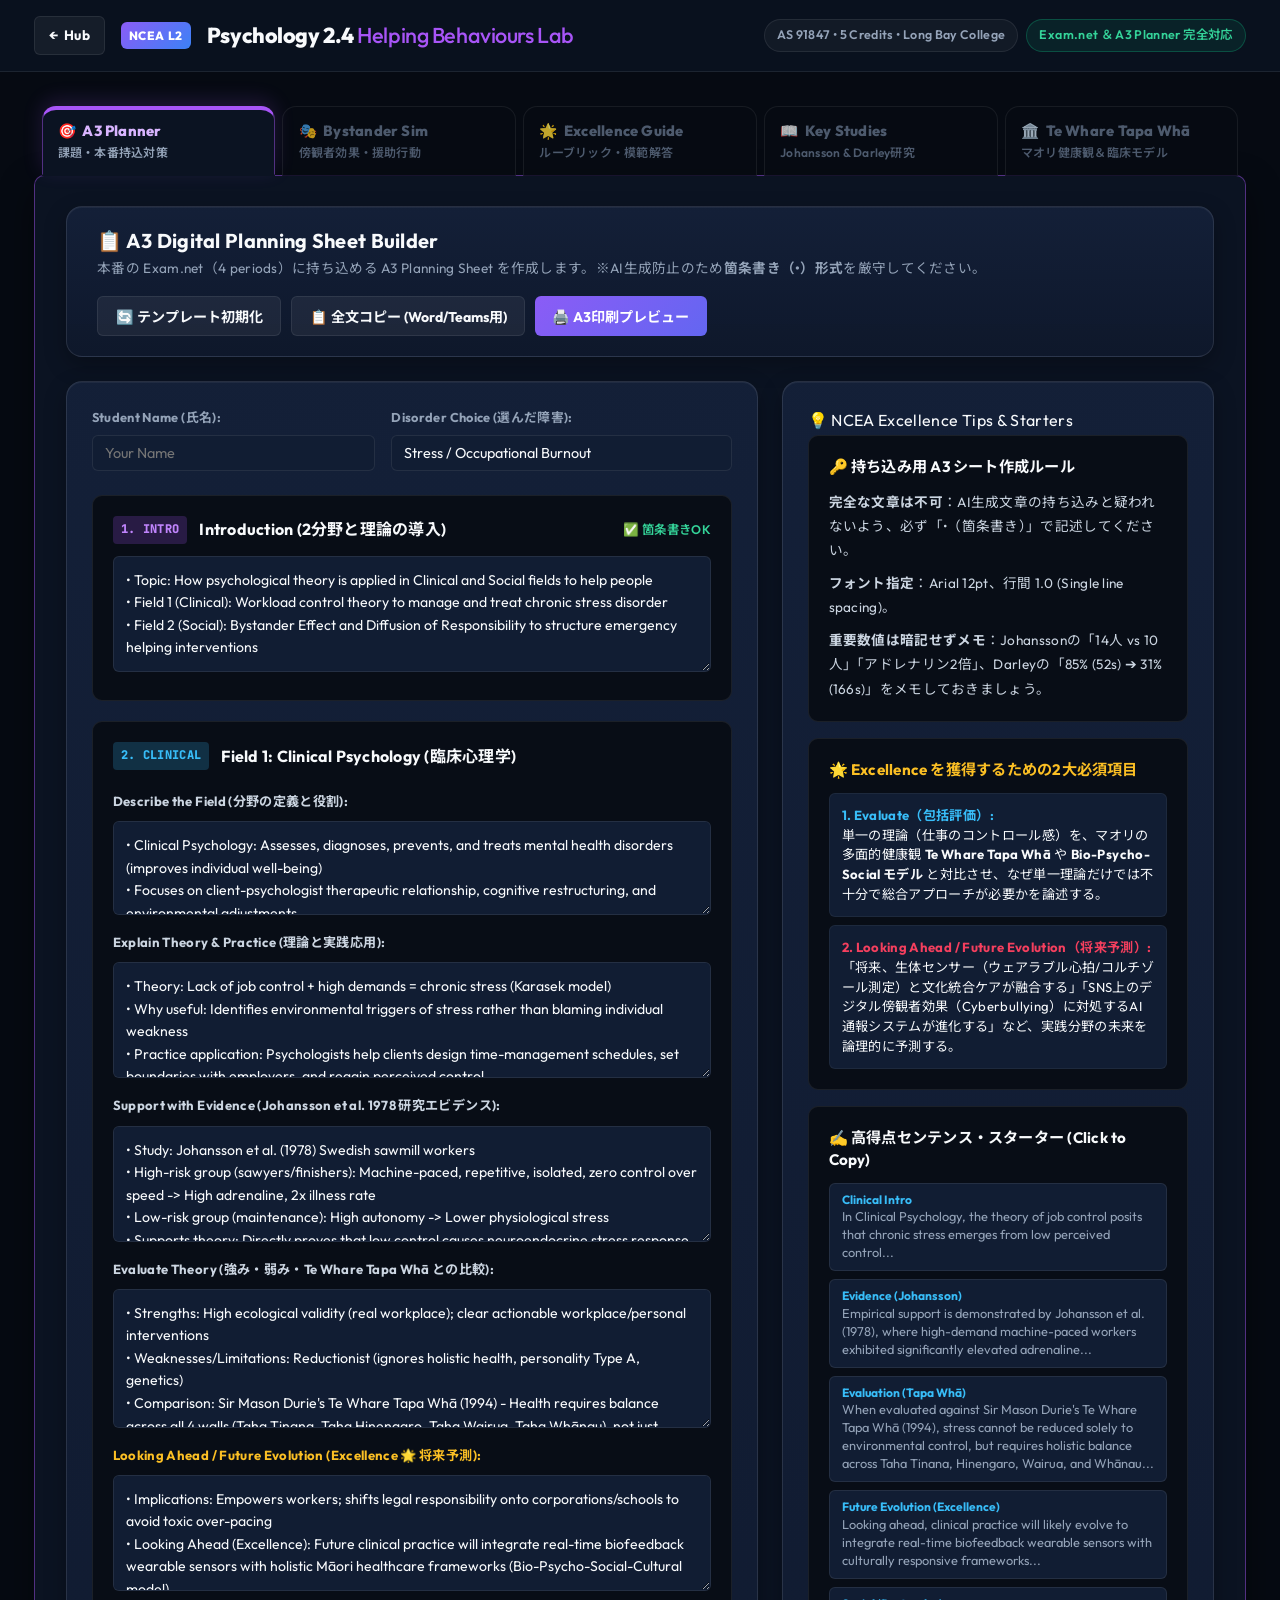
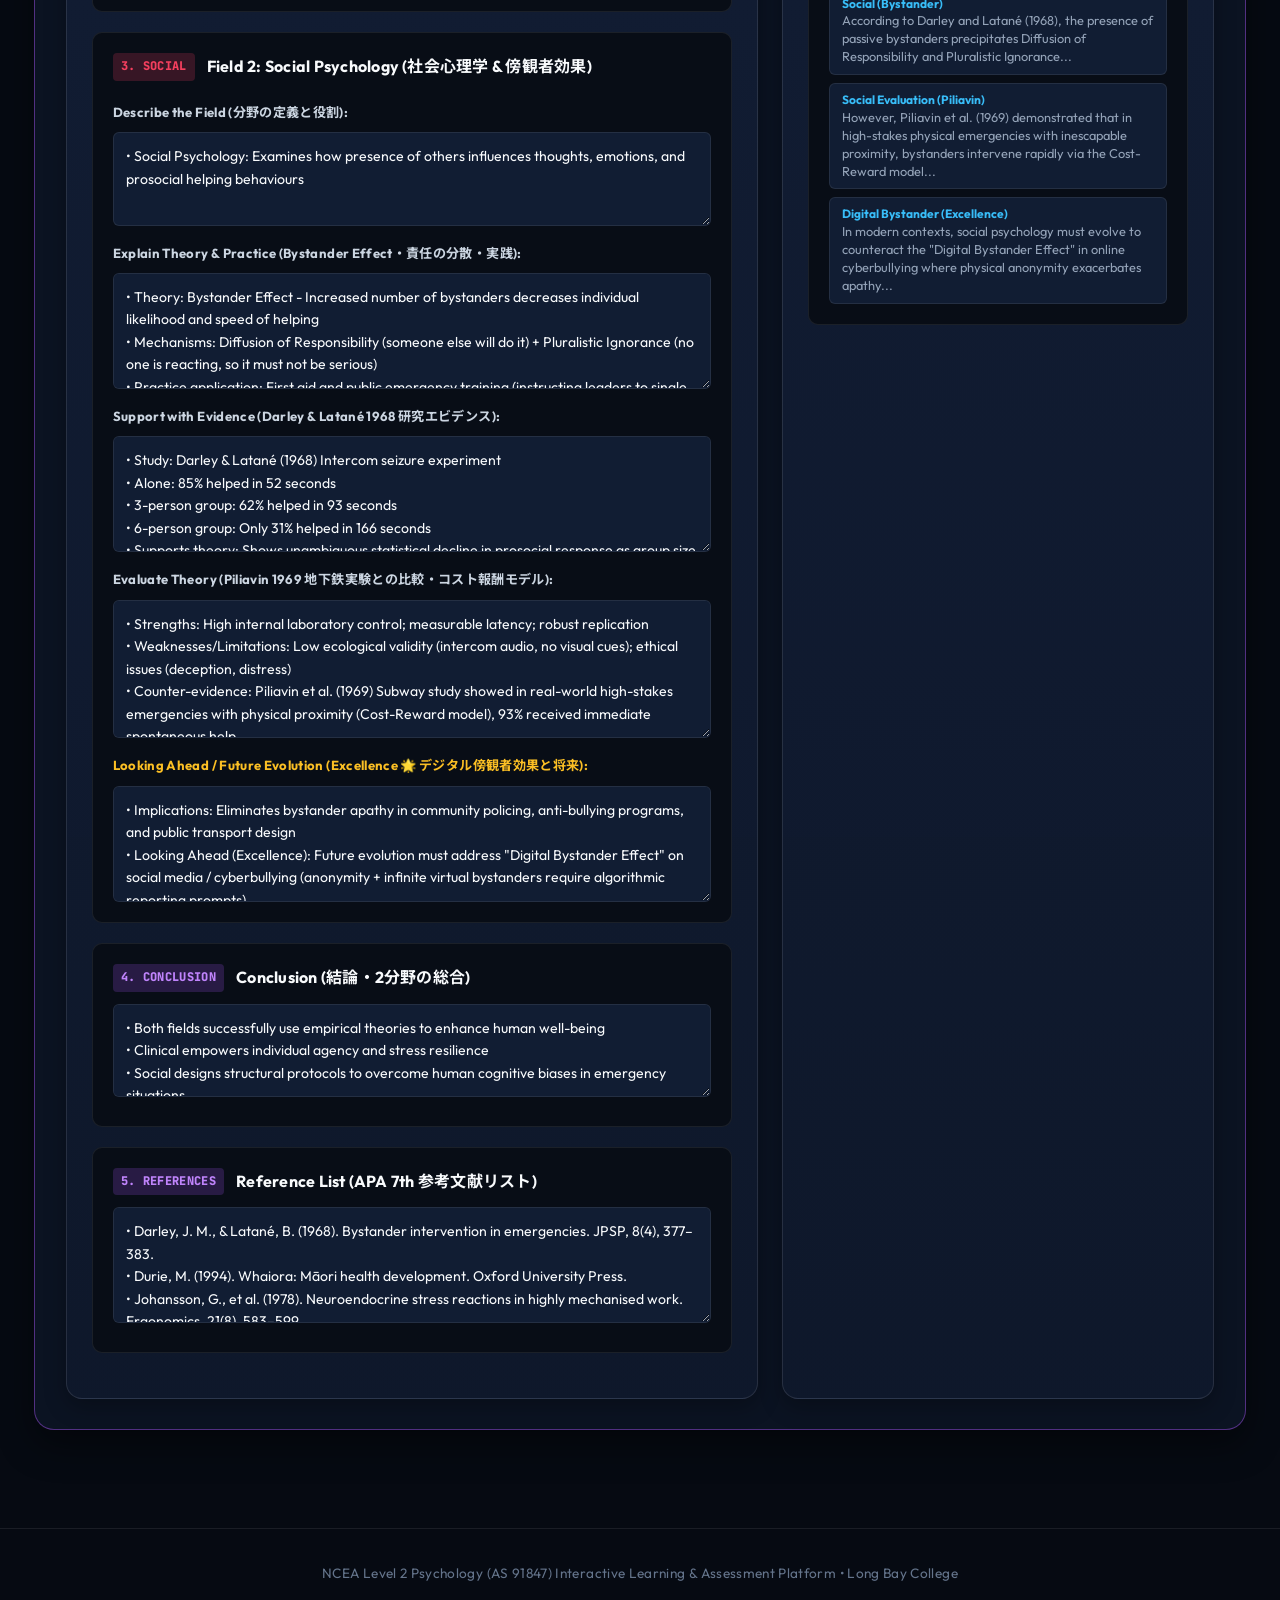
<file: psychology/index.html>
<!DOCTYPE html>
<html lang="ja">
<head>
  <meta charset="UTF-8">
  <meta name="viewport" content="width=device-width, initial-scale=1.0">
  <title>NCEA Level 2 Psychology - AS 91847 Helping Behaviours & Assessment Hub</title>
  <meta name="description" content="NCEA Level 2 Psychology AS 91847 interactive learning platform, A3 Planning Sheet builder for Exam.net, Bystander Effect simulator, and bilingual research case studies.">

  <!-- Google Fonts -->
  <link rel="preconnect" href="https://fonts.googleapis.com">
  <link rel="preconnect" href="https://fonts.gstatic.com" crossorigin>
  <link href="https://fonts.googleapis.com/css2?family=JetBrains+Mono:wght@400;500;700;800&family=Noto+Sans+JP:wght@400;500;700;900&family=Outfit:wght@400;500;600;700;800&display=swap" rel="stylesheet">

  <link rel="stylesheet" href="css/style.css?v=20261102f">
  <link rel="stylesheet" href="../css/shared.css?v=20261102f">
</head>
<body>

  <!-- Top Navigation Header -->
  <header class="lab-header">
    <div class="logo-group">
      <a href="../index.html" class="back-hub-btn" title="Back to Learning Hub">
        <span>←</span> Hub
      </a>
      <span class="logo-badge">NCEA L2</span>
      <h1 class="lab-title">Psychology 2.4 <span>Helping Behaviours Lab</span></h1>
    </div>
    <div class="header-meta">
      <span class="badge-tag">AS 91847 • 5 Credits • Long Bay College</span>
      <span class="badge-tag" style="background: rgba(16, 185, 129, 0.1); border-color: rgba(16, 185, 129, 0.3); color: #34d399;">Exam.net ＆ A3 Planner 完全対応</span>
    </div>
  </header>

  <!-- Main Content Container -->
  <main class="main-container folder-sheet-deck" style="--tab-accent: #a855f7; --tab-accent-text: #d8b4fe; --tab-border: rgba(168, 85, 247, 0.45); --tab-glow: rgba(168, 85, 247, 0.16); --sheet-bg: #0b1322;">

    <!-- Folder-Style Navigation Tabs (Pattern B) -->
    <nav class="nav-tabs-wrapper">
      <button class="nav-tab-btn active" data-tab="tab-planner">
        <span class="tab-top-line"><span>🎯</span><span>A3 Planner</span></span>
        <span class="tab-sub-line">課題・本番持込対策</span>
      </button>
      <button class="nav-tab-btn" data-tab="tab-bystander">
        <span class="tab-top-line"><span>🎭</span><span>Bystander Sim</span></span>
        <span class="tab-sub-line">傍観者効果・援助行動</span>
      </button>
      <button class="nav-tab-btn" data-tab="tab-rubric">
        <span class="tab-top-line"><span>🌟</span><span>Excellence Guide</span></span>
        <span class="tab-sub-line">ルーブリック・模範解答</span>
      </button>
      <button class="nav-tab-btn" data-tab="tab-studies">
        <span class="tab-top-line"><span>📖</span><span>Key Studies</span></span>
        <span class="tab-sub-line">Johansson & Darley研究</span>
      </button>
      <button class="nav-tab-btn" data-tab="tab-tapa-wha">
        <span class="tab-top-line"><span>🏛️</span><span>Te Whare Tapa Whā</span></span>
        <span class="tab-sub-line">マオリ健康観＆臨床モデル</span>
      </button>
    </nav>

    <!-- ============================================================
         TAB 1: A3 PLANNING SHEET BUILDER (FOR EXAM.NET)
    ============================================================ -->
    <section id="tab-planner" class="tab-panel active">
      
      <!-- Top Actions Bar -->
      <div class="planner-top-bar">
        <div>
          <h2 style="font-size: 1.25rem; font-weight: 700; color: #f8fafc;">📋 A3 Digital Planning Sheet Builder</h2>
          <p style="font-size: 0.85rem; color: var(--text-secondary);">
            本番の Exam.net（4 periods）に持ち込める A3 Planning Sheet を作成します。※AI生成防止のため<strong>箇条書き（•）形式</strong>を厳守してください。
          </p>
        </div>

        <div class="planner-actions-group">
          <button class="btn-action secondary" id="btnResetPlanner">
            🔄 テンプレート初期化
          </button>
          <button class="btn-action secondary" id="btnCopyPlanner">
            📋 全文コピー (Word/Teams用)
          </button>
          <button class="btn-action" id="btnPrintPlanner">
            🖨️ A3印刷プレビュー
          </button>
        </div>
      </div>

      <div class="planner-grid">
        
        <!-- Left: Input Sections Accordion -->
        <div class="planner-inputs-card">
          
          <div class="student-meta-inputs">
            <div class="input-group">
              <label>Student Name (氏名):</label>
              <input type="text" class="text-input" id="inpStudentName" placeholder="Your Name">
            </div>
            <div class="input-group">
              <label>Disorder Choice (選んだ障害):</label>
              <input type="text" class="text-input" id="inpDisorder" value="Stress / Occupational Burnout">
            </div>
          </div>

          <!-- Section 1: Introduction -->
          <div class="planner-section-box" data-sec="intro">
            <div class="sec-header">
              <span class="sec-badge">1. INTRO</span>
              <h3 class="sec-title">Introduction (2分野と理論の導入)</h3>
              <span class="bullet-status" id="status_intro">✅ OK</span>
            </div>
            <textarea class="planner-textarea" id="text_intro" rows="4"></textarea>
          </div>

          <!-- Section 2: Clinical Psychology -->
          <div class="planner-section-box" data-sec="clinical">
            <div class="sec-header">
              <span class="sec-badge" style="background: rgba(56, 189, 248, 0.2); color: #38bdf8;">2. CLINICAL</span>
              <h3 class="sec-title">Field 1: Clinical Psychology (臨床心理学)</h3>
            </div>
            
            <div class="sub-sec-group">
              <label class="sub-label">Describe the Field (分野の定義と役割):</label>
              <textarea class="planner-textarea" id="text_clinical_desc" rows="3"></textarea>
              
              <label class="sub-label">Explain Theory & Practice (理論と実践応用):</label>
              <textarea class="planner-textarea" id="text_clinical_explain" rows="4"></textarea>

              <label class="sub-label">Support with Evidence (Johansson et al. 1978 研究エビデンス):</label>
              <textarea class="planner-textarea" id="text_clinical_evidence" rows="4"></textarea>

              <label class="sub-label">Evaluate Theory (強み・弱み・Te Whare Tapa Whā との比較):</label>
              <textarea class="planner-textarea" id="text_clinical_eval" rows="5"></textarea>

              <label class="sub-label" style="color: #fbbf24;">Looking Ahead / Future Evolution (Excellence 🌟 将来予測):</label>
              <textarea class="planner-textarea" id="text_clinical_future" rows="4"></textarea>
            </div>
          </div>

          <!-- Section 3: Social Psychology -->
          <div class="planner-section-box" data-sec="social">
            <div class="sec-header">
              <span class="sec-badge" style="background: rgba(244, 63, 94, 0.2); color: #f43f5e;">3. SOCIAL</span>
              <h3 class="sec-title">Field 2: Social Psychology (社会心理学 & 傍観者効果)</h3>
            </div>
            
            <div class="sub-sec-group">
              <label class="sub-label">Describe the Field (分野の定義と役割):</label>
              <textarea class="planner-textarea" id="text_social_desc" rows="3"></textarea>
              
              <label class="sub-label">Explain Theory & Practice (Bystander Effect・責任の分散・実践):</label>
              <textarea class="planner-textarea" id="text_social_explain" rows="4"></textarea>

              <label class="sub-label">Support with Evidence (Darley & Latané 1968 研究エビデンス):</label>
              <textarea class="planner-textarea" id="text_social_evidence" rows="4"></textarea>

              <label class="sub-label">Evaluate Theory (Piliavin 1969 地下鉄実験との比較・コスト報酬モデル):</label>
              <textarea class="planner-textarea" id="text_social_eval" rows="5"></textarea>

              <label class="sub-label" style="color: #fbbf24;">Looking Ahead / Future Evolution (Excellence 🌟 デジタル傍観者効果と将来):</label>
              <textarea class="planner-textarea" id="text_social_future" rows="4"></textarea>
            </div>
          </div>

          <!-- Section 4: Conclusion -->
          <div class="planner-section-box" data-sec="conclusion">
            <div class="sec-header">
              <span class="sec-badge">4. CONCLUSION</span>
              <h3 class="sec-title">Conclusion (結論・2分野の総合)</h3>
            </div>
            <textarea class="planner-textarea" id="text_conclusion" rows="3"></textarea>
          </div>

          <!-- Section 5: References -->
          <div class="planner-section-box" data-sec="references">
            <div class="sec-header">
              <span class="sec-badge">5. REFERENCES</span>
              <h3 class="sec-title">Reference List (APA 7th 参考文献リスト)</h3>
            </div>
            <textarea class="planner-textarea" id="text_references" rows="4"></textarea>
          </div>

        </div>

        <!-- Right: Live Sentence Starters & Guidance Card -->
        <div class="planner-guidance-card">
          <div class="card-title">
            <span>💡 NCEA Excellence Tips & Starters</span>
          </div>

          <div class="guidance-box">
            <h4 class="guide-topic-title">🔑 持ち込み用 A3 シート作成ルール</h4>
            <ul class="guide-bullets">
              <li><strong>完全な文章は不可</strong>：AI生成文章の持ち込みと疑われないよう、必ず「•（箇条書き）」で記述してください。</li>
              <li><strong>フォント指定</strong>：Arial 12pt、行間 1.0 (Single line spacing)。</li>
              <li><strong>重要数値は暗記せずメモ</strong>：Johanssonの「14人 vs 10人」「アドレナリン2倍」、Darleyの「85% (52s) ➔ 31% (166s)」をメモしておきましょう。</li>
            </ul>
          </div>

          <div class="guidance-box" style="margin-top: 1rem;">
            <h4 class="guide-topic-title" style="color: #fbbf24;">🌟 Excellence を獲得するための2大必須項目</h4>
            <div class="tip-card">
              <strong style="color: var(--accent-sky);">1. Evaluate（包括評価）:</strong><br>
              単一の理論（仕事のコントロール感）を、マオリの多面的健康観 <strong>Te Whare Tapa Whā</strong> や <strong>Bio-Psycho-Social モデル</strong> と対比させ、なぜ単一理論だけでは不十分で総合アプローチが必要かを論述する。
            </div>
            <div class="tip-card" style="margin-top: 0.5rem;">
              <strong style="color: #f43f5e;">2. Looking Ahead / Future Evolution（将来予測）:</strong><br>
              「将来、生体センサー（ウェアラブル心拍/コルチゾール測定）と文化統合ケアが融合する」「SNS上のデジタル傍観者効果（Cyberbullying）に対処するAI通報システムが進化する」など、実践分野の未来を論理的に予測する。
            </div>
          </div>

          <!-- Quick Sentence Starters Copy Box -->
          <div class="guidance-box" style="margin-top: 1rem;">
            <h4 class="guide-topic-title">✍️ 高得点センテンス・スターター (Click to Copy)</h4>
            <div class="phrase-snippets-list" id="phraseSnippetsList">
              <!-- Dynamically populated -->
            </div>
          </div>

        </div>

      </div>

    </section>

    <!-- ============================================================
         TAB 2: BYSTANDER EFFECT SIMULATOR
    ============================================================ -->
    <section id="tab-bystander" class="tab-panel">
      <div class="sim-layout">
        
        <!-- Left: Interactive Bystander Canvas -->
        <div class="sim-canvas-card">
          <div class="sim-toolbar">
            <div style="display: flex; gap: 0.5rem; align-items: center;">
              <span style="font-weight: 700; font-size: 0.9rem; color: #f8fafc;">Bystander Count:</span>
              <span class="control-val" id="lblBystanderCount" style="font-size: 1rem; color: #38bdf8;">6 人 (People)</span>
            </div>
            
            <div style="display: flex; gap: 0.5rem; align-items: center;">
              <button class="btn-action secondary" id="btnToggleDirect">
                📣 指名効果 (Direct Call): <strong id="lblDirectStatus">OFF</strong>
              </button>
              <button class="btn-action" id="btnStartEmergency">
                🚨 緊急事態発生 (Trigger Emergency)
              </button>
            </div>
          </div>

          <div class="canvas-wrapper">
            <canvas id="bystanderCanvas"></canvas>
          </div>

          <div class="sim-legend">
            <div class="legend-item">
              <span class="legend-dot" style="background: #ef4444;"></span>
              <span><strong>Victim (要救助者)</strong>: てんかん発作 / 卒倒</span>
            </div>
            <div class="legend-item">
              <span class="legend-dot" style="background: #64748b;"></span>
              <span><strong>Passive Bystander</strong>: 責任の分散により静観</span>
            </div>
            <div class="legend-item">
              <span class="legend-dot" style="background: #38bdf8;"></span>
              <span><strong>Active Helper</strong>: 救助・通報に動いた人</span>
            </div>
            <div class="legend-item">
              <span class="legend-dot" style="background: #fbbf24;"></span>
              <span><strong>Designated Person (指名された人)</strong>: 「あなた電話して！」で責任100%</span>
            </div>
          </div>
        </div>

        <!-- Right: Bystander Controls & Theory Connections -->
        <div class="sim-controls-card">
          <div class="card-title">
            <span>⚙️ Simulation Parameters</span>
          </div>

          <div class="control-group">
            <div class="control-label-row">
              <span>周囲の傍観者数 (Bystanders):</span>
              <span class="control-val" id="sliderBystanderVal">6</span>
            </div>
            <input type="range" class="slider-input" id="sliderBystanders" min="1" max="20" step="1" value="6">
          </div>

          <!-- Live Theory Connection Box -->
          <div class="theory-connection-box" id="bystanderTheoryBox" style="margin-top: 1.5rem;">
            <!-- Dynamically populated -->
          </div>

          <div class="guide-phrase-item" style="margin-top: 1rem; border-left: 3px solid #fbbf24;">
            <div class="phrase-en">💡 Real-world Practice Application (実践への応用):</div>
            <div class="phrase-ja">
              救急救命（CPR）やファーストエイド講習では、この社会心理学理論に基づき、<strong>「誰か救急車を呼んで！」と叫ぶのではなく、「青いシャツのあなた、111に電話して！」と1人を特定して指名する</strong> 手法が世界中で指導されています。
            </div>
          </div>

        </div>

      </div>
    </section>

    <!-- ============================================================
         TAB 3: EXCELLENCE RUBRIC & ESSAY GUIDE
    ============================================================ -->
    <section id="tab-rubric" class="tab-panel">
      <div class="rubric-wrapper">
        <div class="card-title" style="margin-bottom: 1rem;">
          <span>🏆 NCEA AS 91847 Rubric Comparison & Model Answers</span>
        </div>

        <div id="rubricComparisonArea">
          <!-- Rendered by rubricNavigator.js -->
        </div>
      </div>
    </section>

    <!-- ============================================================
         TAB 4: KEY RESEARCH STUDIES LIBRARY
    ============================================================ -->
    <section id="tab-studies" class="tab-panel">
      <div class="studies-grid" id="studiesContainer">
        <!-- Rendered dynamically -->
      </div>
    </section>

    <!-- ============================================================
         TAB 5: TE WHARE TAPA WHĀ & CLINICAL MODELS
    ============================================================ -->
    <section id="tab-tapa-wha" class="tab-panel">
      <div class="tapa-wha-card">
        <div class="tapa-header">
          <span class="tapa-icon">🏛️</span>
          <div>
            <h2 style="font-size: 1.35rem; font-weight: 800; color: #f8fafc;">Te Whare Tapa Whā Model (Sir Mason Durie, 1994)</h2>
            <p style="font-size: 0.9rem; color: var(--text-secondary);">
              ニュージーランド保健医療・臨床心理学で中心となるマオリのホリスティック健康概念（Hauora）
            </p>
          </div>
        </div>

        <p style="font-size: 0.92rem; color: #cbd5e1; line-height: 1.6; margin-bottom: 1.5rem;">
          伝統的な建物の4本の柱・壁（Whare）に例えられ、4つの側面のいずれか1つでも崩れると健康全体が損なわれます。
          西洋的な「仕事のコントロール感（Johansson 1978）」のような単一要因理論に対し、<strong>多面的・総合的（Holistic）な評価を行うための最重要モデル</strong> です。
        </p>

        <div class="walls-grid">
          <div class="wall-card">
            <div class="wall-badge" style="background: #38bdf8;">Wall 1</div>
            <h3 class="wall-title">Taha Tinana</h3>
            <div class="wall-ja">身体的健康 (Physical Well-being)</div>
            <p class="wall-desc">身体の機能、睡眠、栄養、身体活動、生体リズム（コルチゾール・血圧など）。</p>
          </div>

          <div class="wall-card">
            <div class="wall-badge" style="background: #a855f7;">Wall 2</div>
            <h3 class="wall-title">Taha Hinengaro</h3>
            <div class="wall-ja">精神・感情の健康 (Mental & Emotional)</div>
            <p class="wall-desc">思考パターン、感情の表現と処理、認知のコントロール感、ストレスへの対処力。</p>
          </div>

          <div class="wall-card">
            <div class="wall-badge" style="background: #f59e0b;">Wall 3</div>
            <h3 class="wall-title">Taha Wairua</h3>
            <div class="wall-ja">霊性・自己同一性 (Spiritual Well-being)</div>
            <p class="wall-desc">生きる目的、価値観、アイデンティティ、文化的ルーツや自然環境との深いつながり。</p>
          </div>

          <div class="wall-card">
            <div class="wall-badge" style="background: #10b981;">Wall 4</div>
            <h3 class="wall-title">Taha Whānau</h3>
            <div class="wall-ja">家族・社会的健康 (Family & Social)</div>
            <p class="wall-desc">家族や仲間との所属感、社会的サポートネットワーク、人間関係の支え合い。</p>
          </div>
        </div>

        <div class="eval-application-box" style="margin-top: 2rem;">
          <h4 style="color: #fbbf24; font-size: 1rem; margin-bottom: 0.5rem;">💡 Excellence 論述での活用法（How to use in your report）:</h4>
          <p style="font-size: 0.88rem; color: #cbd5e1; line-height: 1.6;">
            「Johansson et al. (1978) のコントロール理論は職場環境の改善（Taha Hinengaro）に有効だが、ストレスを単一の環境要因に還元してしまう限界がある。臨床心理士がクライアントを包括的に支援するには、Te Whare Tapa Whā のように身体（Taha Tinana）、精神（Taha Hinengaro）、霊性（Taha Wairua）、家族（Taha Whānau）の4側面すべてを統合した Bio-Psycho-Social-Cultural アプローチが不可欠である」と論述することで、MeritからExcellenceへと引き上げることができます。
          </p>
        </div>
      </div>
    </section>

  </main>

  <!-- Footer -->
  <footer class="lab-footer">
    NCEA Level 2 Psychology (AS 91847) Interactive Learning & Assessment Platform • Long Bay College
  </footer>

  <!-- Scripts -->
  <script src="../js/study-canvas.js"></script>
  <script src="js/psychologyData.js"></script>
  <script src="js/bystanderSim.js"></script>
  <script src="js/plannerEngine.js"></script>
  <script src="js/rubricNavigator.js"></script>
  <script src="js/app.js"></script>
  <!-- Layout audit: open this page with ?audit to check mobile layout -->
  <script src="../tools/layout-audit.js" defer></script>
</body>
</html>
</file>
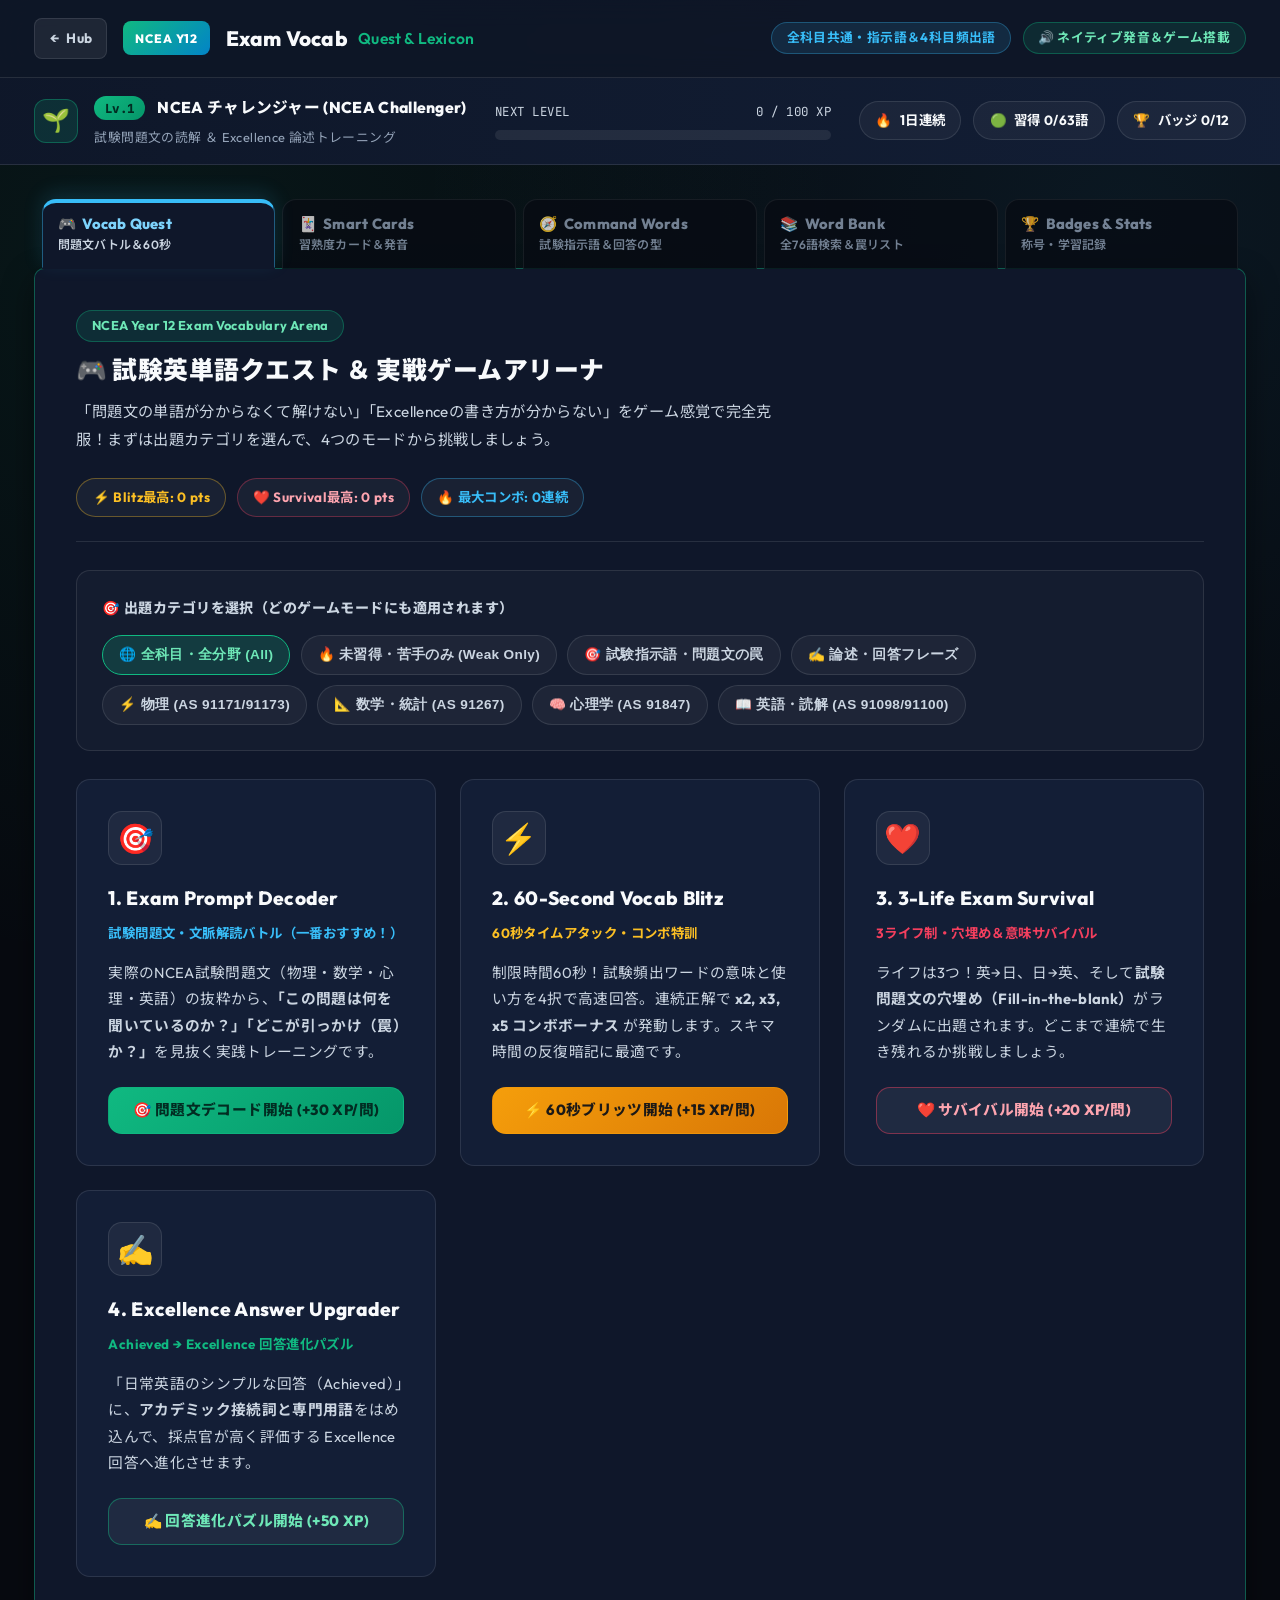
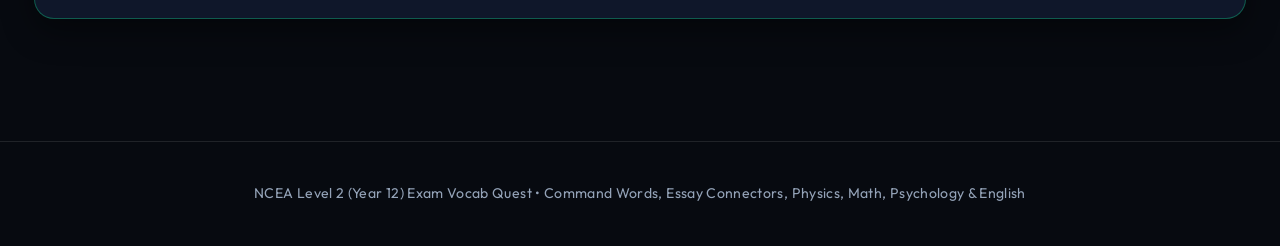
<file: vocab/index.html>
<!DOCTYPE html>
<html lang="ja">
<head>
  <meta charset="UTF-8">
  <meta name="viewport" content="width=device-width, initial-scale=1.0">
  <title>NCEA Level 2 Exam Vocab Quest | 試験英単語＆論述クエスト</title>
  <meta name="description" content="New Zealand NCEA Year 12 (Level 2) interactive English vocabulary web app for decoding exam prompts and writing Achieved, Merit, and Excellence answers across Physics, Math, Psychology, and English.">

  <!-- Google Fonts -->
  <link rel="preconnect" href="https://fonts.googleapis.com">
  <link rel="preconnect" href="https://fonts.gstatic.com" crossorigin>
  <link href="https://fonts.googleapis.com/css2?family=JetBrains+Mono:wght@400;500;700;800&family=Noto+Sans+JP:wght@400;500;700;900&family=Outfit:wght@400;500;600;700;800;900&display=swap" rel="stylesheet">

  <link rel="stylesheet" href="css/style.css?v=20261102f">
  <link rel="stylesheet" href="../css/shared.css?v=20261102f">
</head>
<body>

  <!-- Top Lab Header -->
  <header class="lab-header">
    <div class="logo-group">
      <a href="../index.html" class="back-hub-btn" title="Back to Learning Hub">
        <span>←</span> Hub
      </a>
      <span class="logo-badge">NCEA Y12</span>
      <h1 class="lab-title">Exam Vocab <span>Quest & Lexicon</span></h1>
    </div>
    <div class="header-meta">
      <span class="badge-tag">全科目共通・指示語＆4科目頻出語</span>
      <span class="badge-tag" style="background: rgba(16, 185, 129, 0.12); border-color: rgba(16, 185, 129, 0.35); color: #6ee7b7;">🔊 ネイティブ発音＆ゲーム搭載</span>
    </div>
  </header>

  <!-- Gamification Player HUD Bar -->
  <section class="player-hud-bar" id="playerHudBar">
    <!-- Rendered dynamically by app.js -->
  </section>

  <!-- Main Content Container -->
  <main class="main-container">

    <!-- Folder-Style Navigation Tabs (Pattern B: Connected to Main Sheet) -->
    <nav class="nav-tabs-wrapper">
      <button class="nav-tab-btn active" data-tab="tab-quest">
        <span class="tab-top-line"><span>🎮</span><span>Vocab Quest</span></span>
        <span class="tab-sub-line">問題文バトル＆60秒</span>
      </button>
      <button class="nav-tab-btn" data-tab="tab-flashcards">
        <span class="tab-top-line"><span>🃏</span><span>Smart Cards</span></span>
        <span class="tab-sub-line">習熟度カード＆発音</span>
      </button>
      <button class="nav-tab-btn" data-tab="tab-command">
        <span class="tab-top-line"><span>🧭</span><span>Command Words</span></span>
        <span class="tab-sub-line">試験指示語＆回答の型</span>
      </button>
      <button class="nav-tab-btn" data-tab="tab-dictionary">
        <span class="tab-top-line"><span>📚</span><span>Word Bank</span></span>
        <span class="tab-sub-line">全76語検索＆罠リスト</span>
      </button>
      <button class="nav-tab-btn" data-tab="tab-badges">
        <span class="tab-top-line"><span>🏆</span><span>Badges & Stats</span></span>
        <span class="tab-sub-line">称号・学習記録</span>
      </button>
    </nav>

    <!-- TAB 1: QUEST & ARCADE ARENA -->
    <section id="tab-quest" class="tab-panel active">
      <div id="questArenaContainer"></div>
    </section>

    <!-- TAB 2: SMART FLASHCARDS & SRS -->
    <section id="tab-flashcards" class="tab-panel">
      <div id="flashcardsContainer"></div>
    </section>

    <!-- TAB 3: NCEA COMMAND WORDS & ANSWER BUILDER -->
    <section id="tab-command" class="tab-panel">
      <div id="commandMatrixContainer"></div>
    </section>

    <!-- TAB 4: FULL WORD BANK & SEARCH -->
    <section id="tab-dictionary" class="tab-panel">
      <div id="dictionaryContainer"></div>
    </section>

    <!-- TAB 5: PLAYER BADGES & STATS -->
    <section id="tab-badges" class="tab-panel">
      <div id="badgesContainer"></div>
    </section>

  </main>

  <footer class="lab-footer">
    NCEA Level 2 (Year 12) Exam Vocab Quest • Command Words, Essay Connectors, Physics, Math, Psychology & English
  </footer>

  <script src="js/vocabData.js"></script>
  <script src="js/app.js"></script>
  <script src="../tools/layout-audit.js" defer></script>
</body>
</html>
</file>
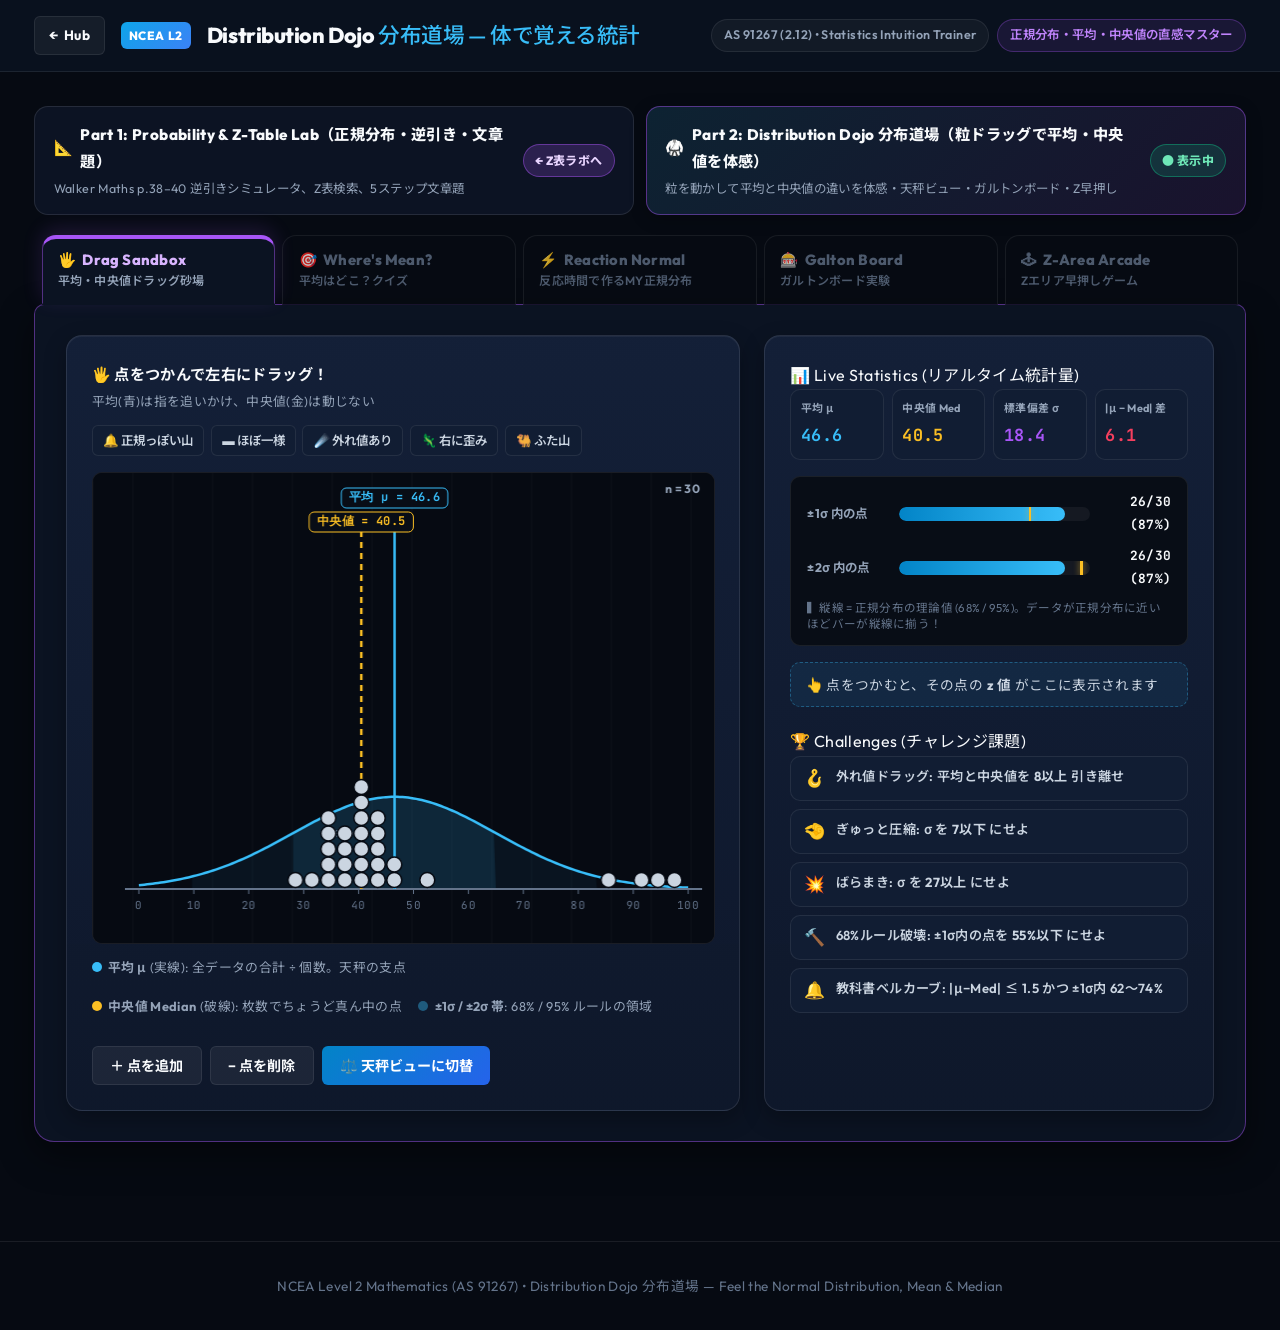
<file: math/feel-lab.html>
<!DOCTYPE html>
<html lang="ja">
<head>
  <meta charset="UTF-8">
  <meta name="viewport" content="width=device-width, initial-scale=1.0">
  <title>NCEA L2 Maths - Distribution Dojo 分布道場 | 正規分布・平均・中央値を体で覚える</title>
  <meta name="description" content="NCEA Level 2 Mathematics AS 91267 - Feel the normal distribution: drag sandbox for mean vs median, reaction-time distribution builder, Galton board, and Z-area arcade.">

  <!-- Google Fonts -->
  <link rel="preconnect" href="https://fonts.googleapis.com">
  <link rel="preconnect" href="https://fonts.gstatic.com" crossorigin>
  <link href="https://fonts.googleapis.com/css2?family=JetBrains+Mono:wght@400;500;700;800&family=Noto+Sans+JP:wght@400;500;700;900&family=Outfit:wght@400;500;600;700;800&display=swap" rel="stylesheet">

  <link rel="stylesheet" href="css/style.css?v=20261102f">
  <link rel="stylesheet" href="css/feel-lab.css?v=20261102f">
  <link rel="stylesheet" href="../css/shared.css?v=20261102f">
</head>
<body>

  <!-- Top Navigation Header -->
  <header class="lab-header">
    <div class="logo-group">
      <a href="../index.html" class="back-hub-btn" title="Back to Learning Hub">
        <span>←</span> Hub
      </a>
      <span class="logo-badge">NCEA L2</span>
      <h1 class="lab-title">Distribution Dojo <span>分布道場 — 体で覚える統計</span></h1>
    </div>
    <div class="header-meta">
      <span class="badge-tag">AS 91267 (2.12) • Statistics Intuition Trainer</span>
      <span class="badge-tag" style="background: rgba(168, 85, 247, 0.1); border-color: rgba(168, 85, 247, 0.3); color: #c084fc;">正規分布・平均・中央値の直感マスター</span>
    </div>
  </header>

  <!-- Main Content Container -->
  <main class="main-container folder-sheet-deck" style="--tab-accent: #a855f7; --tab-accent-text: #d8b4fe; --tab-border: rgba(168, 85, 247, 0.45); --tab-glow: rgba(168, 85, 247, 0.16); --sheet-bg: #0b1322;">

    <!-- 2-Lab Switcher inside Mathematics -->
    <div class="sub-lab-switcher">
      <a href="index.html" class="sub-lab-link">
        <div class="sub-lab-link-main">
          <div class="sub-lab-link-title"><span>📐</span><span>Part 1: Probability & Z-Table Lab（正規分布・逆引き・文章題）</span></div>
          <div class="sub-lab-link-desc">Walker Maths p.38–40 逆引きシミュレータ、Z表検索、5ステップ文章題</div>
        </div>
        <span class="sub-lab-pill">← Z表ラボへ</span>
      </a>
      <a href="feel-lab.html" class="sub-lab-link current">
        <div class="sub-lab-link-main">
          <div class="sub-lab-link-title"><span>🥋</span><span>Part 2: Distribution Dojo 分布道場（粒ドラッグで平均・中央値を体感）</span></div>
          <div class="sub-lab-link-desc">粒を動かして平均と中央値の違いを体感・天秤ビュー・ガルトンボード・Z早押し</div>
        </div>
        <span class="sub-lab-pill">● 表示中</span>
      </a>
    </div>

    <!-- Folder-Style Navigation Tabs (Pattern B) -->
    <nav class="nav-tabs-wrapper">
      <button class="nav-tab-btn active" data-tab="tab-sandbox">
        <span class="tab-top-line"><span>🖐</span><span>Drag Sandbox</span></span>
        <span class="tab-sub-line">平均・中央値ドラッグ砂場</span>
      </button>
      <button class="nav-tab-btn" data-tab="tab-quiz">
        <span class="tab-top-line"><span>🎯</span><span>Where's Mean?</span></span>
        <span class="tab-sub-line">平均はどこ？クイズ</span>
      </button>
      <button class="nav-tab-btn" data-tab="tab-reaction">
        <span class="tab-top-line"><span>⚡</span><span>Reaction Normal</span></span>
        <span class="tab-sub-line">反応時間で作るMY正規分布</span>
      </button>
      <button class="nav-tab-btn" data-tab="tab-galton">
        <span class="tab-top-line"><span>🎰</span><span>Galton Board</span></span>
        <span class="tab-sub-line">ガルトンボード実験</span>
      </button>
      <button class="nav-tab-btn" data-tab="tab-zgame">
        <span class="tab-top-line"><span>🕹</span><span>Z-Area Arcade</span></span>
        <span class="tab-sub-line">Zエリア早押しゲーム</span>
      </button>
    </nav>

    <!-- ============================================================
         TAB 1: MEAN & MEDIAN DRAG SANDBOX
    ============================================================ -->
    <section id="tab-sandbox" class="tab-panel active">
      <div class="sim-layout">

        <!-- Left: Draggable Dot Plot Canvas -->
        <div class="sim-canvas-card">
          <div class="sim-toolbar">
            <div class="feel-toolbar-title">
              <span style="font-weight: 700; font-size: 0.95rem; color: #f8fafc;">🖐 点をつかんで左右にドラッグ！</span>
              <span style="font-size: 0.8rem; color: var(--text-secondary);">平均(青)は指を追いかけ、中央値(金)は動じない</span>
            </div>
            <div class="preset-btn-group">
              <button class="btn-preset sb-preset" data-preset="normal">🔔 正規っぽい山</button>
              <button class="btn-preset sb-preset" data-preset="uniform">▬ ほぼ一様</button>
              <button class="btn-preset sb-preset" data-preset="outliers">☄️ 外れ値あり</button>
              <button class="btn-preset sb-preset" data-preset="skewR">🦎 右に歪み</button>
              <button class="btn-preset sb-preset" data-preset="bimodal">🐫 ふた山</button>
            </div>
          </div>

          <div class="canvas-wrapper">
            <canvas id="sbCanvas"></canvas>
          </div>

          <div class="feel-canvas-footer">
            <div class="sim-legend" style="margin-top: 0.75rem; border-top: none; padding-top: 0;">
              <div class="legend-item"><span class="legend-dot" style="background: #38bdf8;"></span><span><strong>平均 μ</strong> (実線): 全データの合計 ÷ 個数。天秤の支点</span></div>
              <div class="legend-item"><span class="legend-dot" style="background: #fbbf24;"></span><span><strong>中央値 Median</strong> (破線): 枚数でちょうど真ん中の点</span></div>
              <div class="legend-item"><span class="legend-dot" style="background: rgba(56,189,248,0.4);"></span><span><strong>±1σ / ±2σ 帯</strong>: 68% / 95% ルールの領域</span></div>
            </div>
            <div class="feel-footer-btns">
              <button class="btn-action secondary" id="sbAddBtn">＋ 点を追加</button>
              <button class="btn-action secondary" id="sbRemoveBtn">− 点を削除</button>
              <button class="btn-action" id="sbSeesawBtn">⚖️ 天秤ビューに切替</button>
            </div>
          </div>
        </div>

        <!-- Right: Live Stats & Challenges -->
        <div class="sim-controls-card">
          <div class="card-title"><span>📊 Live Statistics (リアルタイム統計量)</span></div>

          <div class="feel-metric-grid">
            <div class="feel-metric" style="--metric-accent: #38bdf8;">
              <span class="feel-metric-label">平均 μ</span>
              <span class="feel-metric-val" id="sbStatMean">–</span>
            </div>
            <div class="feel-metric" style="--metric-accent: #fbbf24;">
              <span class="feel-metric-label">中央値 Med</span>
              <span class="feel-metric-val" id="sbStatMedian">–</span>
            </div>
            <div class="feel-metric" style="--metric-accent: #a855f7;">
              <span class="feel-metric-label">標準偏差 σ</span>
              <span class="feel-metric-val" id="sbStatSd">–</span>
            </div>
            <div class="feel-metric" style="--metric-accent: #f43f5e;">
              <span class="feel-metric-label">|μ − Med| 差</span>
              <span class="feel-metric-val" id="sbStatGap">–</span>
            </div>
          </div>

          <div class="band-check-box">
            <div class="band-bar-row">
              <span class="band-bar-name">±1σ 内の点</span>
              <div class="band-bar"><div class="band-bar-fill" id="sbBar1"></div><div class="band-bar-theory" style="left: 68%;" title="理論値 68%"></div></div>
              <span class="band-bar-label" id="sbBar1Label">–</span>
            </div>
            <div class="band-bar-row">
              <span class="band-bar-name">±2σ 内の点</span>
              <div class="band-bar"><div class="band-bar-fill" id="sbBar2"></div><div class="band-bar-theory" style="left: 95%;" title="理論値 95%"></div></div>
              <span class="band-bar-label" id="sbBar2Label">–</span>
            </div>
            <p class="band-check-note">▍縦線 = 正規分布の理論値 (68% / 95%)。データが正規分布に近いほどバーが縦線に揃う！</p>
          </div>

          <div class="feel-z-readout" id="sbZReadout">
            👆 点をつかむと、その点の <strong>z 値</strong> がここに表示されます
          </div>

          <div class="card-title" style="margin-top: 1.25rem;"><span>🏆 Challenges (チャレンジ課題)</span></div>
          <div id="sbChallenges"></div>
        </div>

      </div>
    </section>

    <!-- ============================================================
         TAB 2: WHERE'S THE MEAN? QUIZ
    ============================================================ -->
    <section id="tab-quiz" class="tab-panel">
      <div class="sim-layout">

        <!-- Left: Histogram Quiz Canvas -->
        <div class="sim-canvas-card">
          <div class="qz-prompt-banner" id="qzPrompt">
            🎯 ヒストグラムを見て、<strong style="color:#38bdf8;">平均 μ</strong> があると思う場所をタップ！
          </div>
          <div class="canvas-wrapper">
            <canvas id="qzCanvas"></canvas>
          </div>
          <div class="feel-canvas-footer">
            <div class="sim-legend" style="margin-top: 0.75rem; border-top: none; padding-top: 0;">
              <div class="legend-item"><span class="legend-dot" style="background: #38bdf8;"></span><span>あなたの<strong>平均</strong>予想 → 正解の μ</span></div>
              <div class="legend-item"><span class="legend-dot" style="background: #fbbf24;"></span><span>あなたの<strong>中央値</strong>予想 → 正解の Median</span></div>
            </div>
            <div class="feel-footer-btns">
              <button class="btn-action" id="qzNextBtn" style="display: none;">▶ 次の問題へ</button>
            </div>
          </div>
        </div>

        <!-- Right: Score & Round Log -->
        <div class="sim-controls-card">
          <div class="card-title"><span>🎯 Round Progress (スコア)</span></div>

          <div class="feel-metric-grid" style="grid-template-columns: 1fr 1fr;">
            <div class="feel-metric" style="--metric-accent: #38bdf8;">
              <span class="feel-metric-label">Round</span>
              <span class="feel-metric-val" id="qzRound">1 / 8</span>
            </div>
            <div class="feel-metric" style="--metric-accent: #34d399;">
              <span class="feel-metric-label">Total Score</span>
              <span class="feel-metric-val" id="qzScore">0</span>
            </div>
          </div>

          <div id="qzResultCard"></div>

          <div class="card-title" style="margin-top: 1rem;"><span>📜 Round Log (履歴)</span></div>
          <div class="qz-log" id="qzLog">
            <p class="qz-log-empty">まだ回答がありません。左のヒストグラムをタップして予想しよう！</p>
          </div>

          <div class="feel-note-card" style="margin-top: 1.25rem;">
            💡 <strong>コツ:</strong> 中央値は「面積（枚数）を左右半分に割る線」。平均は「尻尾（歪み・外れ値）の方向に引っ張られる」。歪んだ分布ほど2つはズレる！
          </div>
        </div>

      </div>
    </section>

    <!-- ============================================================
         TAB 3: REACTION TIME - MY NORMAL DISTRIBUTION
    ============================================================ -->
    <section id="tab-reaction" class="tab-panel">
      <div class="sim-layout">

        <!-- Left: Reaction Stage -->
        <div class="sim-canvas-card">
          <div class="rt-stage idle" id="rtStage">
            <div class="rt-stage-text" id="rtStageText">⚡ タップしてスタート</div>
            <div class="rt-stage-sub" id="rtStageSub">緑に変わった瞬間タップ！ あなたの反応時間が正規分布を作る (目標20回)</div>
          </div>
          <div class="feel-footer-btns" style="margin-top: 0.75rem; justify-content: space-between;">
            <span style="font-size: 0.82rem; color: var(--text-secondary);">⌨️ スペースキーでもOK / フライングは無効</span>
            <button class="btn-action secondary" id="rtResetBtn">🔄 データをリセット</button>
          </div>
        </div>

        <!-- Right: Your Distribution -->
        <div class="sim-controls-card">
          <div class="card-title"><span>📈 Your Distribution (あなたの分布)</span></div>
          <div class="canvas-wrapper" style="margin-bottom: 1rem;">
            <canvas id="rtCanvas"></canvas>
          </div>

          <div class="feel-metric-grid" style="grid-template-columns: repeat(4, 1fr);">
            <div class="feel-metric"><span class="feel-metric-label">回数 n</span><span class="feel-metric-val" id="rtN">0</span></div>
            <div class="feel-metric" style="--metric-accent: #38bdf8;"><span class="feel-metric-label">平均 μ</span><span class="feel-metric-val" id="rtMean">–</span></div>
            <div class="feel-metric" style="--metric-accent: #fbbf24;"><span class="feel-metric-label">中央値</span><span class="feel-metric-val" id="rtMed">–</span></div>
            <div class="feel-metric" style="--metric-accent: #a855f7;"><span class="feel-metric-label">σ</span><span class="feel-metric-val" id="rtSd">–</span></div>
          </div>

          <div class="feel-metric-grid" style="grid-template-columns: repeat(3, 1fr); margin-top: 0.5rem;">
            <div class="feel-metric"><span class="feel-metric-label">±1σ内 (理論68%)</span><span class="feel-metric-val" id="rtW1">–</span></div>
            <div class="feel-metric" style="--metric-accent: #34d399;"><span class="feel-metric-label">最速タップ z</span><span class="feel-metric-val" id="rtFast">–</span></div>
            <div class="feel-metric" style="--metric-accent: #f43f5e;"><span class="feel-metric-label">最遅タップ z</span><span class="feel-metric-val" id="rtSlow">–</span></div>
          </div>

          <div class="feel-note-card" id="rtInsight" style="margin-top: 1rem;">
            🧬 まずは10回。あなたの筋肉と神経の「ゆらぎ」が、ちゃんとベルカーブを描き始めます…
          </div>
        </div>

      </div>
    </section>

    <!-- ============================================================
         TAB 4: GALTON BOARD
    ============================================================ -->
    <section id="tab-galton" class="tab-panel">
      <div class="sim-layout">

        <!-- Left: Board Canvas -->
        <div class="sim-canvas-card">
          <div class="sim-toolbar">
            <div class="feel-toolbar-title">
              <span style="font-weight: 700; font-size: 0.95rem; color: #f8fafc;">🎰 玉を落とすと…なぜかベルカーブが現れる</span>
              <span style="font-size: 0.8rem; color: var(--text-secondary);">12段の釘で左右にランダムに弾かれた「小さな偶然の合計」= 正規分布の正体</span>
            </div>
            <div class="preset-btn-group">
              <button class="btn-preset" id="glDrop1">⚪ ×1</button>
              <button class="btn-preset" id="glDrop50">🌧 ×50</button>
              <button class="btn-preset" id="glAuto">▶ 自動 ON</button>
              <button class="btn-preset" id="glReset">🗑 リセット</button>
              <button class="btn-preset" id="glCurve">📈 理論カーブ ON/OFF</button>
            </div>
          </div>
          <div class="canvas-wrapper">
            <canvas id="glCanvas"></canvas>
          </div>
        </div>

        <!-- Right: Controls & Stats -->
        <div class="sim-controls-card">
          <div class="card-title"><span>⚙️ Board Controls (盤面コントロール)</span></div>

          <div class="control-group">
            <div class="control-label-row">
              <span>板の傾き (右へ弾かれる確率 p):</span>
              <span class="control-val" id="glBiasVal">0.50 (まっすぐ)</span>
            </div>
            <input type="range" class="slider-input" id="glBias" min="0.2" max="0.8" step="0.01" value="0.5">
          </div>

          <div class="control-group">
            <div class="control-label-row">
              <span>落下スピード:</span>
              <span class="control-val" id="glSpeedVal">×1.0</span>
            </div>
            <input type="range" class="slider-input" id="glSpeed" min="0.5" max="3" step="0.1" value="1">
          </div>

          <div class="feel-metric-grid" style="grid-template-columns: repeat(4, 1fr);">
            <div class="feel-metric"><span class="feel-metric-label">落ちた玉 n</span><span class="feel-metric-val" id="glN">0</span></div>
            <div class="feel-metric" style="--metric-accent: #38bdf8;"><span class="feel-metric-label">平均 μ</span><span class="feel-metric-val" id="glMean">–</span></div>
            <div class="feel-metric" style="--metric-accent: #fbbf24;"><span class="feel-metric-label">中央値</span><span class="feel-metric-val" id="glMed">–</span></div>
            <div class="feel-metric" style="--metric-accent: #a855f7;"><span class="feel-metric-label">σ (列)</span><span class="feel-metric-val" id="glSd">–</span></div>
          </div>

          <div class="feel-note-card" id="glNote" style="margin-top: 1rem;">
            ⚖️ p = 0.50: 左右均等。玉が増えるほど、左右対称の美しいベルカーブに近づきます（中心極限定理の入口）。
          </div>

          <div class="feel-note-card" style="margin-top: 0.75rem;">
            🧪 <strong>実験:</strong> ①まず p=0.5 で500個 → 対称な山。②次に p=0.65 に傾けてリセット＆500個 → 山が歪み、<span style="color:#38bdf8;">平均(青)</span>と<span style="color:#fbbf24;">中央値(金)</span>がズレるのを目撃せよ！
          </div>
        </div>

      </div>
    </section>

    <!-- ============================================================
         TAB 5: Z-AREA ARCADE
    ============================================================ -->
    <section id="tab-zgame" class="tab-panel">
      <div class="sim-layout">

        <!-- Left: Game Canvas -->
        <div class="sim-canvas-card">
          <div class="zg-hud">
            <div class="zg-hud-item">Round <span id="zgRound">–</span></div>
            <div class="zg-hud-item" style="color: #34d399;">Score <span id="zgScore">0</span></div>
            <div class="zg-hud-item" style="color: #fbbf24;">🔥 Streak <span id="zgStreak">0</span></div>
            <div class="zg-hud-item" style="color: #a855f7;">👑 Best <span id="zgBest">0</span></div>
          </div>
          <div class="zg-timer"><div class="zg-timer-fill" id="zgTimerFill"></div></div>
          <div class="canvas-wrapper" style="margin-top: 0.6rem;">
            <canvas id="zgCanvas"></canvas>
          </div>
          <div class="zg-prompt" id="zgPrompt">🕹 スタートを押して開始！ 標準正規分布の「面積の感覚」を反射神経に刻め</div>
        </div>

        <!-- Right: Answer Controls -->
        <div class="sim-controls-card">
          <div class="card-title"><span>🎮 Answer Zone (回答ゾーン)</span></div>
          <div id="zgChoices" class="zg-choices"></div>
          <div class="zg-feedback" id="zgFeedback" style="display: none;"></div>
          <div style="margin-top: 1rem; display: flex; gap: 0.5rem; flex-wrap: wrap;">
            <button class="btn-action" id="zgStartBtn">🚀 ゲームスタート (10 Rounds)</button>
          </div>

          <div class="feel-note-card" style="margin-top: 1.25rem;">
            📚 <strong>2つの出題モード:</strong><br>
            👁 <strong>READ</strong> — 塗られた面積は何%？ 4択で即答！<br>
            🖐 <strong>PLACE</strong> — 「上位10%の境界」に z カーソルをドラッグで置け！ 動かすと面積%がリアルタイムに変わるのを感じて。
          </div>
          <div class="feel-note-card" style="margin-top: 0.75rem;">
            ⭐ <strong>頻出 z 値:</strong> Top 10% → 1.282 / Top 5% → 1.645 / Top 2.5% → 1.960 / 中央68% → ±1 / 中央95% → ±1.96
          </div>
        </div>

      </div>
    </section>

  </main>

  <!-- Footer -->
  <footer class="lab-footer">
    NCEA Level 2 Mathematics (AS 91267) • Distribution Dojo 分布道場 — Feel the Normal Distribution, Mean & Median
  </footer>

  <!-- Scripts -->
  <script src="js/feelCore.js?v=20261102g"></script>
  <script src="js/feelSandbox.js?v=20261102g"></script>
  <script src="js/feelQuiz.js?v=20261102g"></script>
  <script src="js/feelReaction.js?v=20261102g"></script>
  <script src="js/feelGalton.js?v=20261102g"></script>
  <script src="js/feelZArcade.js?v=20261102g"></script>
  <script src="js/feelApp.js?v=20261102g"></script>
  <!-- Layout audit: open this page with ?audit to check mobile layout -->
  <script src="../tools/layout-audit.js" defer></script>
</body>
</html>
</file>
<file: css/portal.css>
/* ============================================================
   NCEA Level 2 Multi-Subject Learning Hub - Portal Styles
============================================================ */

:root {
  --bg-dark: #07090e;
  --bg-card: #0f172a;
  --bg-card-hover: #1e293b;
  --bg-surface: #131d35;
  --border-color: rgba(255, 255, 255, 0.08);
  --border-active: rgba(56, 189, 248, 0.3);

  --text-primary: #f8fafc;
  --text-secondary: #94a3b8;
  --text-muted: #64748b;

  --accent-cyan: #06b6d4;
  --accent-sky: #38bdf8;
  --accent-gold: #fbbf24;
  --accent-emerald: #10b981;
  --accent-rose: #f43f5e;
  --accent-pink: #ec4899;
  --accent-purple: #a855f7;
  --accent-indigo: #6366f1;

  --shadow-sm: 0 2px 8px rgba(0, 0, 0, 0.3);
  --shadow-md: 0 8px 24px rgba(0, 0, 0, 0.4);
  --shadow-lg: 0 16px 40px rgba(0, 0, 0, 0.6);

  --radius-sm: 6px;
  --radius-md: 12px;
  --radius-lg: 20px;
  --radius-full: 9999px;

  --font-sans: 'Outfit', 'Noto Sans JP', -apple-system, BlinkMacSystemFont, sans-serif;
  --font-mono: 'JetBrains Mono', monospace;
}

* {
  box-sizing: border-box;
  margin: 0;
  padding: 0;
}

body {
  background-color: var(--bg-dark);
  color: var(--text-primary);
  font-family: var(--font-sans);
  min-height: 100vh;
  line-height: 1.6;
  -webkit-font-smoothing: antialiased;
  display: flex;
  flex-direction: column;
}

/* Header */
.portal-header {
  background: rgba(15, 23, 42, 0.85);
  backdrop-filter: blur(16px);
  border-bottom: 1px solid var(--border-color);
  padding: 1.25rem 2.5rem;
  position: sticky;
  top: 0;
  z-index: 100;
  display: flex;
  justify-content: space-between;
  align-items: center;
  gap: 1.5rem;
}

.logo-group {
  display: flex;
  align-items: center;
  gap: 0.875rem;
}

.logo-badge {
  background: linear-gradient(135deg, #0284c7, #6366f1);
  color: white;
  font-size: 0.75rem;
  font-weight: 800;
  letter-spacing: 0.08em;
  padding: 0.35rem 0.65rem;
  border-radius: var(--radius-sm);
  text-transform: uppercase;
}

.portal-title {
  font-size: 1.35rem;
  font-weight: 700;
  color: var(--text-primary);
}

.portal-title span {
  background: linear-gradient(135deg, #38bdf8, #818cf8);
  -webkit-background-clip: text;
  -webkit-text-fill-color: transparent;
}

.header-meta {
  display: flex;
  align-items: center;
  gap: 0.75rem;
}

.badge-tag {
  background: rgba(56, 189, 248, 0.1);
  border: 1px solid rgba(56, 189, 248, 0.25);
  color: var(--accent-sky);
  font-size: 0.8rem;
  font-weight: 600;
  padding: 0.25rem 0.75rem;
  border-radius: var(--radius-full);
}

/* Main Container */
.portal-main {
  max-width: 1280px;
  margin: 0 auto;
  padding: 3rem 2rem;
  flex: 1;
  width: 100%;
}

/* Hero Section */
.hero-banner {
  background: linear-gradient(135deg, rgba(30, 41, 59, 0.7), rgba(15, 23, 42, 0.9));
  border: 1px solid var(--border-color);
  border-radius: var(--radius-lg);
  padding: 3rem 2.5rem;
  margin-bottom: 3rem;
  position: relative;
  overflow: hidden;
  box-shadow: var(--shadow-lg);
}

.hero-banner::before {
  content: '';
  position: absolute;
  top: -50%;
  right: -20%;
  width: 500px;
  height: 500px;
  background: radial-gradient(circle, rgba(99, 102, 241, 0.15), transparent 70%);
  pointer-events: none;
}

.hero-tag {
  display: inline-flex;
  align-items: center;
  gap: 0.4rem;
  background: rgba(99, 102, 241, 0.15);
  border: 1px solid rgba(99, 102, 241, 0.35);
  color: #a5b4fc;
  font-size: 0.82rem;
  font-weight: 700;
  padding: 0.3rem 0.8rem;
  border-radius: var(--radius-full);
  margin-bottom: 1.25rem;
}

.hero-title {
  font-size: 2.5rem;
  font-weight: 800;
  letter-spacing: -0.02em;
  line-height: 1.25;
  margin-bottom: 1rem;
  color: #ffffff;
}

.hero-desc {
  color: var(--text-secondary);
  font-size: 1.05rem;
  max-width: 720px;
  line-height: 1.7;
}

/* Subject Grid */
.section-heading-row {
  display: flex;
  justify-content: space-between;
  align-items: center;
  margin-bottom: 1.75rem;
}

.section-title {
  font-size: 1.4rem;
  font-weight: 700;
  color: var(--text-primary);
  display: flex;
  align-items: center;
  gap: 0.5rem;
}

.subject-grid {
  display: grid;
  grid-template-columns: repeat(auto-fit, minmax(min(100%, 340px), 1fr));
  gap: 1.75rem;
  margin-bottom: 3.5rem;
}

/* Subject Card */
.subject-card {
  background: linear-gradient(180deg, rgba(18, 28, 50, 0.96), rgba(12, 19, 34, 0.98));
  border: 1px solid var(--border-color);
  border-top: 3px solid var(--card-accent, var(--accent-sky));
  border-radius: var(--radius-lg);
  padding: var(--pad-lg) var(--pad-lg);
  display: flex;
  flex-direction: column;
  justify-content: space-between;
  transition: all 0.28s cubic-bezier(0.4, 0, 0.2, 1);
  position: relative;
  overflow: hidden;
  text-decoration: none;
  color: inherit;
  box-shadow: 0 10px 28px rgba(0, 0, 0, 0.35), inset 0 1px 0 rgba(255, 255, 255, 0.04);
}

.subject-card:hover {
  transform: translateY(-5px);
  box-shadow: 0 16px 36px rgba(0, 0, 0, 0.5);
  border-color: var(--card-accent, rgba(56, 189, 248, 0.5));
}

.card-top {
  display: flex;
  justify-content: space-between;
  align-items: flex-start;
  margin-bottom: 1.25rem;
}

.subject-icon {
  font-size: 2.5rem;
  width: 60px;
  height: 60px;
  border-radius: var(--radius-md);
  background: var(--icon-bg, rgba(56, 189, 248, 0.1));
  display: flex;
  align-items: center;
  justify-content: center;
  border: 1px solid var(--icon-border, rgba(56, 189, 248, 0.2));
}

.status-badge {
  font-size: 0.72rem;
  font-weight: 800;
  padding: 0.25rem 0.65rem;
  border-radius: var(--radius-full);
  text-transform: uppercase;
  letter-spacing: 0.05em;
}

.status-badge.active {
  background: rgba(16, 185, 129, 0.15);
  border: 1px solid rgba(16, 185, 129, 0.4);
  color: #34d399;
}

.status-badge.ready {
  background: rgba(245, 158, 11, 0.15);
  border: 1px solid rgba(245, 158, 11, 0.4);
  color: #fbbf24;
}

.subject-title {
  font-size: 1.32rem;
  font-weight: 800;
  letter-spacing: 0.015em;
  margin-bottom: 0.45rem;
  color: #ffffff;
}

.subject-subtitle {
  font-size: 0.86rem;
  color: var(--card-accent, var(--accent-sky));
  font-weight: 700;
  letter-spacing: 0.02em;
  margin-bottom: 1rem;
}

.subject-desc {
  font-size: 0.92rem;
  color: var(--text-secondary);
  line-height: 1.82;
  letter-spacing: 0.022em;
  margin-bottom: 1.5rem;
  flex: 1;
}

.features-list {
  display: flex;
  flex-direction: column;
  gap: 0.6rem;
  margin-bottom: 1.75rem;
  padding: 1.05rem 1.15rem;
  background: #090e17;
  border-radius: var(--radius-md);
  border: 1px solid var(--border-color);
  font-size: 0.84rem;
  line-height: 1.65;
  letter-spacing: 0.02em;
  color: #cbd5e1;
}

.feature-bullet {
  display: flex;
  align-items: flex-start;
  gap: 0.55rem;
}

.feature-bullet span {
  color: var(--card-accent, #38bdf8);
}

.card-action-btn {
  background: var(--btn-bg, #1e293b);
  border: 1px solid var(--btn-border, rgba(255, 255, 255, 0.1));
  color: #ffffff;
  font-family: var(--font-sans);
  font-size: 0.92rem;
  font-weight: 700;
  padding: 0.75rem 1rem;
  border-radius: var(--radius-md);
  text-align: center;
  display: flex;
  align-items: center;
  justify-content: center;
  gap: 0.5rem;
  transition: all 0.2s;
}

.subject-card:hover .card-action-btn {
  background: var(--btn-hover-bg, var(--accent-indigo));
  border-color: transparent;
}

/* Learning Method Callout Box */
.method-box {
  background: var(--bg-surface);
  border: 1px solid var(--border-color);
  border-radius: var(--radius-lg);
  padding: var(--pad-lg);
  display: grid;
  grid-template-columns: repeat(auto-fit, minmax(min(100%, 240px), 1fr));
  gap: 1.5rem;
}

.method-item {
  display: flex;
  flex-direction: column;
  gap: 0.5rem;
}

.method-num {
  font-size: 0.85rem;
  font-weight: 800;
  color: var(--accent-sky);
  font-family: var(--font-mono);
}

.method-title {
  font-size: 1.05rem;
  font-weight: 700;
  color: #ffffff;
}

.method-text {
  font-size: 0.85rem;
  color: var(--text-secondary);
  line-height: 1.6;
}

/* Footer */
.portal-footer {
  background: #090e17;
  border-top: 1px solid var(--border-color);
  padding: 2rem 2.5rem;
  text-align: center;
  color: var(--text-muted);
  font-size: 0.85rem;
}
</file>
<file: css/shared.css>
/* ============================================================
   Shared responsive & Argon design system layer — loaded LAST
   ------------------------------------------------------------
   Every page links this after its own stylesheet:
     <link rel="stylesheet" href="../css/shared.css">
   It owns:
     1. Breakpoints, spacing tokens (--pad-*, --gutter), & typography rhythm
     2. Connected Folder-Tab navigation (Pattern B) across all subject labs
     3. Safety nets (min-width: 0, media max-width, tables)
     4. Touch ergonomics (tap targets, 16px inputs, no sticky hover)
   Rules for new features: see docs/UI-GUIDELINES.md
============================================================ */

/* ---------- 1. Tokens ----------
   Breakpoints (keep in sync with docs/UI-GUIDELINES.md):
     phone  : max-width 640px
     tablet : 641px – 1024px
     desktop: 1025px+
*/
:root {
  --pad-lg: 1.9rem;    /* outer cards */
  --pad-md: 1.55rem;   /* standard cards */
  --pad-sm: 1.25rem;   /* boxes nested inside cards */
  --gutter: 2.15rem;   /* page side padding */
  --tap-min: 44px;     /* minimum touch target */

  /* Default folder-tab theme tokens (overridden per subject) */
  --tab-accent: #38bdf8;
  --tab-accent-text: #7dd3fc;
  --tab-border: rgba(56, 189, 248, 0.42);
  --tab-glow: rgba(56, 189, 248, 0.14);
  --sheet-bg: #0f172a;
}

@media (max-width: 1024px) {
  :root {
    --pad-lg: 1.45rem;
    --pad-md: 1.25rem;
    --pad-sm: 1.05rem;
    --gutter: 1.3rem;
  }
}

@media (max-width: 640px) {
  :root {
    --pad-lg: 1.1rem;
    --pad-md: 0.98rem;
    --pad-sm: 0.85rem;
    --gutter: 0.8rem;
  }
}

/* ---------- 2. Global typography & safety nets ---------- */
html {
  -webkit-text-size-adjust: 100%;
  text-size-adjust: 100%;
}

body {
  line-height: 1.78;
  letter-spacing: 0.022em;
  overflow-wrap: break-word;
  overflow-x: clip;
}

h1, h2, h3, h4, h5 {
  letter-spacing: 0.015em;
  line-height: 1.42;
}

p, li {
  line-height: 1.8;
  letter-spacing: 0.022em;
}

code {
  padding: 0.14rem 0.42rem;
  margin: 0 0.12rem;
  border-radius: 5px;
}

img, video, svg:not([width]) {
  max-width: 100%;
  height: auto;
}

canvas {
  max-width: 100%;
  touch-action: manipulation;
}

/* Grid / flex children must be allowed to shrink, otherwise a canvas
   or long formula sized in px pushes the whole column wider than the screen. */
.sim-layout > *,
.planner-grid > *,
.ztable-layout > *,
.formula-layout > *,
.lorentz-layout > *,
.millikan-layout > *,
[class*="-grid"] > *,
[class*="-layout"] > * {
  min-width: 0;
}

/* Wide tables scroll inside their own box instead of the page */
table {
  max-width: 100%;
}

/* Wrap any wide table in <div class="table-scroll"> */
.table-scroll {
  max-width: 100%;
  overflow-x: auto;
  -webkit-overflow-scrolling: touch;
}

pre {
  white-space: pre-wrap;
  overflow-wrap: anywhere;
}

/* ---------- 3. Page frame & Unified Folder-Tab Bar (Pattern B) ---------- */
.main-container {
  padding: var(--gutter);
}

.lab-header,
.portal-header {
  padding-left: var(--gutter);
  padding-right: var(--gutter);
  gap: 1.25rem;
}

.header-meta .badge-tag {
  cursor: default;
  user-select: none;
}

.nav-tabs-wrapper {
  padding-left: var(--gutter);
  padding-right: var(--gutter);
}

/* Sub-Lab Switcher (e.g. Math Z-Table Lab <-> Distribution Dojo) */
.sub-lab-switcher {
  display: grid;
  grid-template-columns: repeat(2, minmax(0, 1fr));
  gap: 0.75rem;
  margin-bottom: 1.25rem;
}

.sub-lab-link {
  display: flex;
  align-items: center;
  justify-content: space-between;
  gap: 0.85rem;
  padding: 0.85rem 1.15rem;
  border-radius: 14px;
  background: rgba(15, 23, 42, 0.75);
  border: 1px solid rgba(255, 255, 255, 0.1);
  color: var(--text-secondary, #cbd5e1);
  text-decoration: none;
  transition: all 0.2s ease;
}

.sub-lab-link:hover {
  border-color: rgba(168, 85, 247, 0.5);
  background: rgba(30, 41, 59, 0.85);
  color: #f8fafc;
  transform: translateY(-1px);
}

.sub-lab-link.current {
  background: linear-gradient(135deg, rgba(56, 189, 248, 0.14), rgba(168, 85, 247, 0.12));
  border: 1px solid var(--tab-border, rgba(56, 189, 248, 0.45));
  color: #f8fafc;
  box-shadow: 0 4px 16px rgba(0, 0, 0, 0.25);
}

.sub-lab-link-main {
  display: flex;
  flex-direction: column;
  gap: 0.2rem;
  min-width: 0;
}

.sub-lab-link-title {
  font-size: 0.95rem;
  font-weight: 800;
  color: #f8fafc;
  display: flex;
  align-items: center;
  gap: 0.45rem;
}

.sub-lab-link-desc {
  font-size: 0.78rem;
  color: var(--text-secondary, #94a3b8);
}

.sub-lab-pill {
  flex-shrink: 0;
  font-size: 0.75rem;
  font-weight: 800;
  padding: 0.3rem 0.7rem;
  border-radius: 9999px;
  background: rgba(168, 85, 247, 0.2);
  border: 1px solid rgba(168, 85, 247, 0.45);
  color: #e9d5ff;
  white-space: nowrap;
}

.sub-lab-link.current .sub-lab-pill {
  background: rgba(16, 185, 129, 0.18);
  border-color: rgba(16, 185, 129, 0.45);
  color: #6ee7b7;
}

@media (max-width: 640px) {
  .sub-lab-switcher {
    grid-template-columns: 1fr;
  }
}

/* Connected Folder-Tab Bar inside .main-container */
.main-container > .nav-tabs-wrapper {
  background: transparent;
  border-bottom: none;
  padding: 0 0.45rem;
  margin-bottom: -1px;
  display: grid;
  grid-template-columns: repeat(5, minmax(0, 1fr));
  gap: 0.45rem;
  position: relative;
  z-index: 2;
  overflow: visible;
}

.main-container > .nav-tabs-wrapper.tabs-7 {
  grid-template-columns: repeat(7, minmax(0, 1fr));
  gap: 0.35rem;
}

.main-container > .nav-tabs-wrapper .nav-tab-btn {
  background: #070b13;
  border: 1px solid rgba(255, 255, 255, 0.09);
  border-bottom-color: transparent;
  border-radius: 14px 14px 0 0;
  color: var(--text-muted, #94a3b8);
  font-family: var(--font-sans);
  padding: 0.82rem 0.95rem;
  cursor: pointer;
  transition: all 0.2s ease;
  display: flex;
  flex-direction: column;
  align-items: flex-start;
  justify-content: center;
  gap: 0.26rem;
  text-align: left;
  white-space: normal;
  min-width: 0;
  opacity: 0.76;
  box-shadow: none;
}

.main-container > .nav-tabs-wrapper.tabs-7 .nav-tab-btn {
  padding: 0.72rem 0.65rem;
}

.main-container > .nav-tabs-wrapper .nav-tab-btn:hover:not(.active) {
  color: var(--text-primary, #f8fafc);
  background: #0d1526;
  border-color: rgba(255, 255, 255, 0.16);
  border-bottom-color: transparent;
  opacity: 0.96;
}

.main-container > .nav-tabs-wrapper .nav-tab-btn .tab-top-line {
  display: flex;
  align-items: center;
  gap: 0.4rem;
  font-size: 0.92rem;
  font-weight: 800;
  line-height: 1.3;
  letter-spacing: 0.015em;
  color: inherit;
  min-width: 0;
}

.main-container > .nav-tabs-wrapper.tabs-7 .nav-tab-btn .tab-top-line {
  font-size: 0.84rem;
  gap: 0.32rem;
}

.main-container > .nav-tabs-wrapper .nav-tab-btn .tab-sub-line {
  display: block;
  font-size: 0.75rem;
  font-weight: 600;
  line-height: 1.35;
  letter-spacing: 0.02em;
  color: var(--text-muted, #94a3b8);
}

.main-container > .nav-tabs-wrapper.tabs-7 .nav-tab-btn .tab-sub-line {
  font-size: 0.72rem;
}

.main-container > .nav-tabs-wrapper .nav-tab-btn.active {
  position: relative;
  z-index: 3;
  color: #f8fafc;
  background: var(--sheet-bg);
  opacity: 1;
  border: 1px solid var(--tab-border);
  border-top: 4px solid var(--tab-accent);
  border-bottom: 2px solid var(--sheet-bg);
  padding-top: 0.68rem;
  box-shadow: 0 -6px 20px var(--tab-glow);
}

.main-container > .nav-tabs-wrapper .nav-tab-btn.active .tab-top-line {
  color: var(--tab-accent-text);
}

.main-container > .nav-tabs-wrapper .nav-tab-btn.active .tab-sub-line {
  color: var(--text-secondary, #cbd5e1);
}

/* Connected Folder Sheet Frame for multi-card / simulator tabs */
.main-container.folder-sheet-deck > .tab-panel.active {
  background: var(--sheet-bg);
  border: 1px solid var(--tab-border);
  border-radius: 10px 10px 20px 20px;
  padding: var(--pad-lg);
  box-shadow: 0 14px 36px rgba(0, 0, 0, 0.45);
}

/* Flatten redundant outer card border when inside the connected folder sheet */
.main-container.folder-sheet-deck .arcade-lobby-card,
.main-container.folder-sheet-deck .arcade-arena-card,
.main-container.folder-sheet-deck > .tab-panel > .guide-card,
.main-container.folder-sheet-deck > .tab-panel > .drill-card {
  background: transparent;
  border: none;
  border-radius: 0;
  padding: 0;
  box-shadow: none;
}

/* 3-Tier Surface Elevation: Inner cards inside the connected folder sheet */
.main-container.folder-sheet-deck .sim-canvas-card,
.main-container.folder-sheet-deck .sim-controls-card,
.main-container.folder-sheet-deck .exam-header-banner,
.main-container.folder-sheet-deck .exam-part-card,
.main-container.folder-sheet-deck .planner-top-bar,
.main-container.folder-sheet-deck .planner-inputs-card,
.main-container.folder-sheet-deck .planner-guidance-card,
.main-container.folder-sheet-deck .study-card,
.main-container.folder-sheet-deck .rubric-card,
.main-container.folder-sheet-deck .question-card,
.main-container.folder-sheet-deck .ztable-search-bar,
.main-container.folder-sheet-deck .ztable-card,
.main-container.folder-sheet-deck .problem-solve-card,
.main-container.folder-sheet-deck .formula-select-card,
.main-container.folder-sheet-deck .formula-interactive-card {
  background: linear-gradient(180deg, rgba(21, 33, 58, 0.92), rgba(15, 24, 44, 0.95));
  border: 1px solid rgba(255, 255, 255, 0.1);
  box-shadow: inset 0 1px 0 rgba(255, 255, 255, 0.05), 0 8px 22px rgba(0, 0, 0, 0.28);
}

/* Segmented Pill Sub-Navigation inside sheets (distinct from main folder tabs) */
.exam-selector-tabs,
.problems-top-selector,
.mode-selector {
  background: rgba(6, 10, 18, 0.78);
  border: 1px solid rgba(255, 255, 255, 0.09);
  border-radius: 12px;
  padding: 0.32rem;
  display: inline-flex;
  flex-wrap: wrap;
  gap: 0.35rem;
}

/* Generous vertical rhythm inside cards across all subject labs */
.arcade-lobby-card,
.exam-part-card,
.question-card,
.study-card,
.rubric-card,
.guide-card {
  line-height: 1.8;
  letter-spacing: 0.022em;
}

.mode-desc,
.fb-exp,
.step-text,
.wall-desc,
.study-summary {
  line-height: 1.8 !important;
  letter-spacing: 0.022em;
}

/* ---------- 4. Tablet (≤1024px) ---------- */
@media (max-width: 1024px) {
  .lab-header,
  .portal-header {
    flex-wrap: wrap;
    row-gap: 0.65rem;
  }

  .header-meta {
    flex-wrap: wrap;
  }

  .nav-tabs-wrapper {
    flex-wrap: wrap;
    overflow-x: visible;
  }

  .nav-tab-btn {
    white-space: normal;
    text-align: left;
  }

  .main-container > .nav-tabs-wrapper {
    grid-template-columns: repeat(5, minmax(0, 1fr));
  }

  .main-container > .nav-tabs-wrapper.tabs-7 {
    grid-template-columns: repeat(7, minmax(0, 1fr));
    padding: 0 0.25rem;
    margin-bottom: -1px;
    gap: 0.25rem;
  }

  .main-container > .nav-tabs-wrapper .nav-tab-btn {
    padding: 0.7rem 0.65rem;
  }

  .main-container > .nav-tabs-wrapper.tabs-7 .nav-tab-btn {
    padding: 0.6rem 0.45rem;
  }

  .main-container > .nav-tabs-wrapper .nav-tab-btn .tab-top-line {
    font-size: 0.84rem;
  }

  .main-container > .nav-tabs-wrapper.tabs-7 .nav-tab-btn .tab-top-line {
    font-size: 0.78rem;
    gap: 0.25rem;
  }

  .main-container > .nav-tabs-wrapper .nav-tab-btn .tab-sub-line {
    font-size: 0.73rem;
  }

  .main-container > .nav-tabs-wrapper.tabs-7 .nav-tab-btn .tab-sub-line {
    font-size: 0.68rem;
  }
}

/* ---------- 5. Phone (≤640px) ---------- */
@media (max-width: 640px) {
  /* Header: back button + title on one line, badges in a swipeable row */
  .lab-header,
  .portal-header {
    position: static;
    padding-top: 0.7rem;
    padding-bottom: 0.7rem;
    gap: 0.55rem;
  }

  .logo-group {
    flex: 1 1 100%;
    min-width: 0;
    gap: 0.55rem;
    flex-wrap: wrap;
  }

  .logo-badge {
    display: none;
  }

  .back-hub-btn {
    flex: 0 0 auto;
    min-height: 36px;
    font-size: 0.82rem;
    padding: 0.38rem 0.75rem;
  }

  .lab-title,
  .portal-title {
    flex: 1 1 12rem;
    min-width: 0;
    font-size: 1.12rem;
    line-height: 1.3;
  }

  .lab-title span,
  .portal-title span {
    display: block;
    font-size: 0.86rem;
  }

  .header-meta {
    flex: 1 1 100%;
    flex-wrap: nowrap;
    overflow-x: auto;
    gap: 0.45rem;
    scrollbar-width: none;
    -webkit-overflow-scrolling: touch;
  }

  .header-meta::-webkit-scrollbar {
    display: none;
  }

  .header-meta .badge-tag {
    flex: 0 0 auto;
    white-space: nowrap;
    font-size: 0.74rem;
  }

  /* Folder Tabs on Phone: 2-column grid */
  .nav-tabs-wrapper,
  .main-container > .nav-tabs-wrapper,
  .main-container > .nav-tabs-wrapper.tabs-7 {
    display: grid;
    grid-template-columns: 1fr 1fr;
    gap: 0.45rem;
    padding: 0;
    margin-bottom: 0.75rem;
  }

  .main-container > .nav-tabs-wrapper .nav-tab-btn,
  .main-container > .nav-tabs-wrapper.tabs-7 .nav-tab-btn {
    min-height: var(--tap-min);
    border-radius: 12px;
    border-bottom: 1px solid rgba(255, 255, 255, 0.09);
    padding: 0.65rem 0.75rem;
  }

  .main-container > .nav-tabs-wrapper .nav-tab-btn.active,
  .main-container > .nav-tabs-wrapper.tabs-7 .nav-tab-btn.active {
    border: 1px solid var(--tab-border);
    border-top: 4px solid var(--tab-accent);
    box-shadow: 0 4px 16px var(--tab-glow);
  }

  .main-container.folder-sheet-deck > .tab-panel.active {
    border-radius: 16px;
    padding: var(--pad-md);
  }

  /* Type scale */
  main h2:not(.hero-title) {
    font-size: clamp(1.12rem, 5vw, 1.42rem) !important;
    line-height: 1.4;
  }

  main h3 {
    font-size: clamp(1.02rem, 4.4vw, 1.22rem);
    line-height: 1.42;
  }

  /* Multi-column layouts collapse to a single column */
  .sim-layout,
  .planner-grid,
  .formula-layout,
  .ztable-layout {
    grid-template-columns: 1fr !important;
  }

  /* Inline-styled grids from the HTML: max two columns on phones */
  [style*="grid-template-columns: repeat(3"],
  [style*="grid-template-columns: repeat(4"] {
    grid-template-columns: repeat(2, minmax(0, 1fr)) !important;
  }

  /* Button rows wrap and share the width instead of squashing text vertically */
  .planner-actions-group,
  .preset-btn-group,
  .sim-toolbar,
  .sim-toolbar > div,
  .exam-selector-tabs {
    flex-wrap: wrap;
  }

  .planner-actions-group > *,
  .sim-toolbar .btn-action {
    flex: 1 1 auto;
    justify-content: center;
  }

  .planner-top-bar,
  .exam-header-banner {
    flex-direction: column;
    align-items: stretch;
  }

  /* Portal */
  .portal-main {
    padding: 1.15rem var(--gutter) 2.25rem;
  }

  .hero-banner {
    padding: 1.65rem 1.2rem;
    margin-bottom: 1.85rem;
  }

  .hero-title {
    font-size: 1.6rem;
  }

  .hero-desc {
    font-size: 0.94rem;
  }

  .section-title {
    font-size: 1.12rem;
    align-items: flex-start;
  }

  .lab-footer,
  .portal-footer {
    padding: 1.5rem var(--gutter);
  }
}

/* ---------- 6. Print safety (Psychology A3 Planner etc.) ---------- */
@media print {
  .main-container > .nav-tabs-wrapper {
    display: none !important;
  }
  .main-container.folder-sheet-deck > .tab-panel.active {
    background: transparent !important;
    border: none !important;
    padding: 0 !important;
    box-shadow: none !important;
  }
}

/* ---------- 7. Touch devices (any size) ---------- */
@media (pointer: coarse) {
  /* iOS zooms the page when focusing an input whose text is < 16px */
  input,
  select,
  textarea {
    font-size: max(16px, 1em);
  }

  button,
  .btn-action,
  .back-hub-btn,
  .header-meta a {
    min-height: 40px;
  }

  input[type="range"] {
    min-height: 32px;
  }
}

/* Hover lift effects get stuck after a tap on touch screens */
@media (hover: none) {
  .btn-action:hover,
  .back-hub-btn:hover,
  .subject-card:hover,
  .game-mode-card:hover {
    transform: none;
  }
}
</file>
<file: physics/css/style.css>
/* ============================================================
   NCEA Level 2 Physics - DC Electricity Interactive Learning Lab
   Modern Laboratory Design System
============================================================ */

:root {
  --bg-dark: #07090e;
  --bg-card: #0f172a;
  --bg-card-hover: #1e293b;
  --bg-surface: #131d35;
  --border-color: rgba(255, 255, 255, 0.08);
  --border-active: rgba(56, 189, 248, 0.3);

  --text-primary: #f8fafc;
  --text-secondary: #94a3b8;
  --text-muted: #64748b;

  --accent-cyan: #06b6d4;
  --accent-sky: #38bdf8;
  --accent-gold: #fbbf24;
  --accent-amber: #f59e0b;
  --accent-emerald: #10b981;
  --accent-rose: #f43f5e;
  --accent-indigo: #6366f1;

  --shadow-sm: 0 2px 8px rgba(0, 0, 0, 0.3);
  --shadow-md: 0 8px 24px rgba(0, 0, 0, 0.4);
  --shadow-glow-cyan: 0 0 20px rgba(6, 182, 212, 0.25);
  --shadow-glow-gold: 0 0 20px rgba(245, 158, 11, 0.25);

  --radius-sm: 6px;
  --radius-md: 12px;
  --radius-lg: 18px;
  --radius-full: 9999px;

  --font-sans: 'Outfit', 'Noto Sans JP', -apple-system, BlinkMacSystemFont, sans-serif;
  --font-mono: 'JetBrains Mono', monospace;
}

* {
  box-sizing: border-box;
  margin: 0;
  padding: 0;
}

body {
  background-color: var(--bg-dark);
  color: var(--text-primary);
  font-family: var(--font-sans);
  min-height: 100vh;
  line-height: 1.6;
  -webkit-font-smoothing: antialiased;
  overflow-x: hidden;
}

/* Header & Top Bar */
.lab-header {
  background: rgba(15, 23, 42, 0.85);
  backdrop-filter: blur(16px);
  border-bottom: 1px solid var(--border-color);
  padding: 1rem var(--pad-lg);
  position: sticky;
  top: 0;
  z-index: 100;
  display: flex;
  justify-content: space-between;
  align-items: center;
  gap: 1.5rem;
}

.logo-group {
  display: flex;
  align-items: center;
  gap: 0.875rem;
}

.back-hub-btn {
  background: rgba(255, 255, 255, 0.08);
  border: 1px solid var(--border-color);
  color: var(--text-secondary);
  text-decoration: none;
  font-size: 0.82rem;
  font-weight: 700;
  padding: 0.35rem 0.65rem;
  border-radius: var(--radius-sm);
  display: inline-flex;
  align-items: center;
  gap: 0.3rem;
  transition: all 0.2s ease;
}

.back-hub-btn:hover {
  background: var(--accent-indigo);
  color: white;
  border-color: var(--accent-indigo);
  transform: translateX(-2px);
}

.logo-badge {
  background: linear-gradient(135deg, #0284c7, #6366f1);
  color: white;
  font-size: 0.75rem;
  font-weight: 800;
  letter-spacing: 0.08em;
  padding: 0.35rem 0.65rem;
  border-radius: var(--radius-sm);
  text-transform: uppercase;
}

.lab-title {
  font-size: 1.25rem;
  font-weight: 700;
  letter-spacing: -0.01em;
  color: var(--text-primary);
  display: flex;
  align-items: center;
  gap: 0.5rem;
}

.lab-title span {
  color: var(--accent-sky);
}

.header-meta {
  display: flex;
  align-items: center;
  gap: 1rem;
}

.badge-tag {
  background: rgba(56, 189, 248, 0.1);
  border: 1px solid rgba(56, 189, 248, 0.25);
  color: var(--accent-sky);
  font-size: 0.8rem;
  font-weight: 600;
  padding: 0.25rem 0.75rem;
  border-radius: var(--radius-full);
}

/* Nav Tabs */
.nav-tabs-wrapper {
  background: #090e17;
  border-bottom: 1px solid var(--border-color);
  padding: 0.5rem var(--pad-lg);
  display: flex;
  gap: 0.5rem;
  overflow-x: auto;
}

.nav-tab-btn {
  background: transparent;
  border: 1px solid transparent;
  color: var(--text-secondary);
  font-family: var(--font-sans);
  font-size: 0.95rem;
  font-weight: 600;
  padding: 0.65rem 1.25rem;
  border-radius: var(--radius-md);
  cursor: pointer;
  display: flex;
  align-items: center;
  gap: 0.5rem;
  transition: all 0.2s ease;
  white-space: nowrap;
}

.nav-tab-btn:hover {
  color: var(--text-primary);
  background: rgba(255, 255, 255, 0.03);
}

.nav-tab-btn.active {
  color: var(--accent-sky);
  background: var(--bg-card);
  border-color: var(--border-active);
  box-shadow: var(--shadow-sm);
}

/* Main Layout Container */
.main-container {
  max-width: 1440px;
  margin: 0 auto;
  padding: 2rem;
}

.tab-panel {
  display: none;
  animation: fadeIn 0.3s ease;
}

.tab-panel.active {
  display: block;
}

@keyframes fadeIn {
  from { opacity: 0; transform: translateY(6px); }
  to { opacity: 1; transform: translateY(0); }
}

/* ============================================================
   TAB 1: SIMULATOR STYLES
============================================================ */
.sim-layout {
  display: grid;
  grid-template-columns: 1fr 340px;
  gap: 1.5rem;
  align-items: start;
}

@media (max-width: 1024px) {
  .sim-layout {
    grid-template-columns: 1fr;
  }
}

.sim-canvas-card {
  background: var(--bg-card);
  border: 1px solid var(--border-color);
  border-radius: var(--radius-lg);
  padding: var(--pad-sm);
  box-shadow: var(--shadow-md);
  display: flex;
  flex-direction: column;
  gap: 1rem;
}

.sim-toolbar {
  display: flex;
  justify-content: space-between;
  align-items: center;
  flex-wrap: wrap;
  gap: 0.75rem;
  padding-bottom: 0.75rem;
  border-bottom: 1px solid var(--border-color);
}

.mode-selector {
  display: flex;
  background: #090e17;
  border-radius: var(--radius-md);
  padding: 0.25rem;
  border: 1px solid var(--border-color);
}

.mode-btn {
  background: transparent;
  border: none;
  color: var(--text-muted);
  font-family: var(--font-sans);
  font-size: 0.875rem;
  font-weight: 600;
  padding: 0.45rem 0.95rem;
  border-radius: var(--radius-sm);
  cursor: pointer;
  transition: all 0.2s;
}

.mode-btn.active {
  background: var(--accent-indigo);
  color: white;
}

.btn-action {
  background: rgba(244, 63, 94, 0.15);
  border: 1px solid rgba(244, 63, 94, 0.3);
  color: #fda4af;
  font-family: var(--font-sans);
  font-size: 0.85rem;
  font-weight: 600;
  padding: 0.45rem 0.95rem;
  border-radius: var(--radius-md);
  cursor: pointer;
  display: inline-flex;
  align-items: center;
  gap: 0.4rem;
  transition: all 0.2s;
}

.btn-action:hover {
  background: rgba(244, 63, 94, 0.25);
  color: #fff;
  border-color: #f43f5e;
}

.btn-action.blown {
  background: #f43f5e;
  color: #ffffff;
  border-color: #f43f5e;
  animation: pulse 1.5s infinite;
}

@keyframes pulse {
  0%, 100% { opacity: 1; }
  50% { opacity: 0.7; }
}

.canvas-wrapper {
  background: #060910;
  border: 1px solid rgba(255, 255, 255, 0.05);
  border-radius: var(--radius-md);
  position: relative;
  overflow: hidden;
  height: 480px;
}

#circuitCanvas {
  display: block;
  width: 100%;
  height: 100%;
}

.sim-legend {
  display: flex;
  flex-wrap: wrap;
  gap: 1.25rem;
  padding-top: 0.75rem;
  border-top: 1px solid var(--border-color);
  font-size: 0.8rem;
  color: var(--text-secondary);
}

.legend-item {
  display: flex;
  align-items: center;
  gap: 0.45rem;
}

.legend-dot {
  width: 10px;
  height: 10px;
  border-radius: 50%;
}
.legend-dot.electron { background: #0284c7; box-shadow: 0 0 6px #38bdf8; }
.legend-dot.energy { background: #fbbf24; box-shadow: 0 0 6px #f59e0b; }
.legend-dot.spent { background: #64748b; }

/* Simulator Control Panel */
.sim-controls-card {
  background: var(--bg-card);
  border: 1px solid var(--border-color);
  border-radius: var(--radius-lg);
  padding: var(--pad-md);
  box-shadow: var(--shadow-md);
  display: flex;
  flex-direction: column;
  gap: 1.5rem;
}

.card-title {
  font-size: 1.1rem;
  font-weight: 700;
  color: var(--text-primary);
  display: flex;
  align-items: center;
  justify-content: space-between;
}

.control-group {
  display: flex;
  flex-direction: column;
  gap: 0.5rem;
}

.control-label-row {
  display: flex;
  justify-content: space-between;
  align-items: center;
  font-size: 0.85rem;
  font-weight: 600;
  color: var(--text-secondary);
}

.control-val {
  font-family: var(--font-mono);
  color: var(--accent-sky);
  font-weight: 700;
  font-size: 0.9rem;
}

.slider-input {
  -webkit-appearance: none;
  appearance: none;
  width: 100%;
  height: 6px;
  border-radius: 3px;
  background: #1e293b;
  outline: none;
  cursor: pointer;
}

.slider-input::-webkit-slider-thumb {
  -webkit-appearance: none;
  appearance: none;
  width: 18px;
  height: 18px;
  border-radius: 50%;
  background: var(--accent-sky);
  cursor: pointer;
  box-shadow: 0 0 8px rgba(56, 189, 248, 0.6);
  transition: transform 0.1s;
}

.slider-input::-webkit-slider-thumb:hover {
  transform: scale(1.15);
}

/* Physics Stats Box */
.physics-stats-box {
  background: var(--bg-surface);
  border: 1px solid rgba(56, 189, 248, 0.2);
  border-radius: var(--radius-md);
  padding: 1rem;
  display: flex;
  flex-direction: column;
  gap: 0.75rem;
}

.stat-item {
  display: flex;
  justify-content: space-between;
  align-items: center;
  font-size: 0.85rem;
}

.stat-label {
  color: var(--text-secondary);
}

.stat-value {
  font-family: var(--font-mono);
  font-weight: 700;
  color: var(--accent-gold);
}

.energy-principle-callout {
  background: rgba(245, 158, 11, 0.08);
  border-left: 3px solid var(--accent-gold);
  padding: 0.75rem;
  border-radius: 0 var(--radius-sm) var(--radius-sm) 0;
  font-size: 0.8rem;
  color: #fde68a;
  line-height: 1.5;
}

/* ============================================================
   TAB 2: SCIPAD WORKBOOK STYLES
============================================================ */
.scipad-nav-pills {
  display: flex;
  gap: 0.75rem;
  margin-bottom: 1.5rem;
  flex-wrap: wrap;
}

.scipad-pill {
  background: var(--bg-card);
  border: 1px solid var(--border-color);
  color: var(--text-secondary);
  font-family: var(--font-sans);
  font-weight: 600;
  font-size: 0.9rem;
  padding: 0.6rem 1.2rem;
  border-radius: var(--radius-md);
  cursor: pointer;
  transition: all 0.2s;
}

.scipad-pill:hover {
  background: var(--bg-card-hover);
  color: var(--text-primary);
}

.scipad-pill.active {
  background: rgba(56, 189, 248, 0.15);
  border-color: var(--accent-sky);
  color: var(--accent-sky);
  box-shadow: var(--shadow-sm);
}

.scipad-page-card {
  background: var(--bg-card);
  border: 1px solid var(--border-color);
  border-radius: var(--radius-lg);
  padding: var(--pad-lg);
  margin-bottom: 2rem;
  box-shadow: var(--shadow-md);
}

.page-header-row {
  display: flex;
  justify-content: space-between;
  align-items: flex-start;
  gap: 1rem;
  margin-bottom: 1.5rem;
  padding-bottom: 1rem;
  border-bottom: 1px solid var(--border-color);
  flex-wrap: wrap;
}

.page-badge {
  background: #334155;
  color: #f8fafc;
  font-size: 0.75rem;
  font-weight: 700;
  padding: 0.25rem 0.5rem;
  border-radius: 4px;
  margin-bottom: 0.5rem;
  display: inline-block;
}

.page-title {
  font-size: 1.4rem;
  font-weight: 700;
  color: var(--text-primary);
  margin-bottom: 0.25rem;
}

.page-subtitle {
  color: var(--text-secondary);
  font-size: 0.95rem;
}

.theory-box {
  background: var(--bg-surface);
  border: 1px solid rgba(255, 255, 255, 0.06);
  border-radius: var(--radius-md);
  padding: var(--pad-sm);
  margin-bottom: 1.75rem;
}

.theory-header {
  font-weight: 700;
  font-size: 0.9rem;
  color: var(--accent-sky);
  margin-bottom: 0.5rem;
  display: flex;
  align-items: center;
  gap: 0.4rem;
}

.theory-text-ja {
  font-size: 0.92rem;
  color: #e2e8f0;
  margin-bottom: 0.75rem;
  white-space: pre-line;
}

.theory-text-en {
  font-size: 0.85rem;
  color: #94a3b8;
  font-style: italic;
  white-space: pre-line;
}

/* Question Cards */
.question-list {
  display: flex;
  flex-direction: column;
  gap: 1.5rem;
}

.question-card {
  background: #090e17;
  border: 1px solid var(--border-color);
  border-radius: var(--radius-md);
  padding: var(--pad-md);
  transition: border-color 0.2s;
}

.question-card:hover {
  border-color: rgba(255, 255, 255, 0.15);
}

.question-header {
  display: flex;
  align-items: flex-start;
  gap: 1rem;
  margin-bottom: 1rem;
}

.q-num-badge {
  background: var(--accent-indigo);
  color: #fff;
  font-size: 0.85rem;
  font-weight: 700;
  width: 28px;
  height: 28px;
  border-radius: 50%;
  display: flex;
  align-items: center;
  justify-content: center;
  flex-shrink: 0;
}

.q-body {
  flex: 1;
}

.q-text-en {
  font-size: 1rem;
  font-weight: 600;
  color: var(--text-primary);
  margin-bottom: 0.4rem;
}

.q-text-ja {
  font-size: 0.9rem;
  color: var(--text-secondary);
  margin-bottom: 0.75rem;
}

/* Interactive Answer Reveal */
.answer-section {
  margin-top: 1rem;
  border-top: 1px dashed var(--border-color);
  padding-top: 1rem;
}

.reveal-btn {
  background: rgba(56, 189, 248, 0.1);
  border: 1px solid rgba(56, 189, 248, 0.25);
  color: var(--accent-sky);
  font-family: var(--font-sans);
  font-size: 0.85rem;
  font-weight: 600;
  padding: 0.45rem 0.95rem;
  border-radius: var(--radius-sm);
  cursor: pointer;
  display: inline-flex;
  align-items: center;
  gap: 0.4rem;
  transition: all 0.2s;
}

.reveal-btn:hover {
  background: rgba(56, 189, 248, 0.2);
  color: #fff;
}

.answer-content {
  display: none;
  margin-top: 1rem;
  animation: fadeIn 0.25s ease;
  background: var(--bg-surface);
  border-radius: var(--radius-md);
  padding: var(--pad-sm);
  border-left: 4px solid var(--accent-emerald);
}

.answer-content.revealed {
  display: block;
}

.ans-block {
  margin-bottom: 1rem;
}

.ans-block:last-child {
  margin-bottom: 0;
}

.ans-tag {
  font-size: 0.75rem;
  font-weight: 700;
  text-transform: uppercase;
  letter-spacing: 0.05em;
  padding: 0.2rem 0.5rem;
  border-radius: 4px;
  display: inline-block;
  margin-bottom: 0.35rem;
}

.ans-tag.en { background: rgba(56, 189, 248, 0.2); color: var(--accent-sky); }
.ans-tag.ja { background: rgba(16, 185, 129, 0.2); color: var(--accent-emerald); }
.ans-tag.excellence { background: rgba(245, 158, 11, 0.2); color: var(--accent-gold); }

.ans-text {
  font-size: 0.92rem;
  white-space: pre-line;
  line-height: 1.6;
}

.ans-text.en { color: #f1f5f9; font-weight: 500; }
.ans-text.ja { color: #cbd5e1; }

.key-terms-row {
  display: flex;
  flex-wrap: wrap;
  gap: 0.4rem;
  margin-top: 0.5rem;
}

.key-term-pill {
  background: rgba(255, 255, 255, 0.06);
  border: 1px solid rgba(255, 255, 255, 0.1);
  color: #e2e8f0;
  font-size: 0.75rem;
  font-family: var(--font-mono);
  padding: 0.2rem 0.5rem;
  border-radius: 4px;
}

/* SciPad Table */
.scipad-table {
  width: 100%;
  border-collapse: collapse;
  margin: 1rem 0;
  font-size: 0.88rem;
}

.scipad-table th, .scipad-table td {
  border: 1px solid var(--border-color);
  padding: 0.75rem 1rem;
  text-align: left;
}

.scipad-table th {
  background: #111a2e;
  color: var(--accent-sky);
  font-weight: 700;
}

.scipad-table td {
  background: #090e17;
  color: #cbd5e1;
}

/* ============================================================
   TAB 3: FORMULA MAGIC TRIANGLE STYLES
============================================================ */
.formula-layout {
  display: grid;
  grid-template-columns: 1fr 1fr;
  gap: 2rem;
  align-items: start;
}

@media (max-width: 900px) {
  .formula-layout {
    grid-template-columns: 1fr;
  }
}

.formula-card {
  background: var(--bg-card);
  border: 1px solid var(--border-color);
  border-radius: var(--radius-lg);
  padding: var(--pad-lg);
  box-shadow: var(--shadow-md);
}

.formula-selector-bar {
  display: flex;
  gap: 0.5rem;
  margin-bottom: 2rem;
  flex-wrap: wrap;
}

.formula-choice-btn {
  background: #090e17;
  border: 1px solid var(--border-color);
  color: var(--text-secondary);
  font-family: var(--font-mono);
  font-size: 0.95rem;
  font-weight: 700;
  padding: 0.5rem 1rem;
  border-radius: var(--radius-md);
  cursor: pointer;
  transition: all 0.2s;
}

.formula-choice-btn.active {
  background: rgba(56, 189, 248, 0.15);
  border-color: var(--accent-sky);
  color: var(--accent-sky);
}

/* Magic Triangle Visual */
.triangle-visual-container {
  display: flex;
  flex-direction: column;
  align-items: center;
  margin: 1.5rem 0;
}

.triangle-svg-wrapper {
  position: relative;
  width: 280px;
  height: 240px;
}

.tri-interactive-btn {
  cursor: pointer;
  transition: all 0.2s;
}

.tri-interactive-btn:hover rect,
.tri-interactive-btn:hover path {
  fill-opacity: 0.35 !important;
}

.tri-interactive-btn.selected rect,
.tri-interactive-btn.selected path {
  fill-opacity: 0.6 !important;
  stroke: var(--accent-gold) !important;
  stroke-width: 3 !important;
}

.triangle-tip {
  font-size: 0.8rem;
  color: var(--text-muted);
  text-align: center;
  margin-top: 0.5rem;
}

/* Calculation & Working Result Card */
.calc-result-box {
  background: var(--bg-surface);
  border: 1px solid rgba(56, 189, 248, 0.25);
  border-radius: var(--radius-md);
  padding: var(--pad-md);
  margin-top: 1.5rem;
}

.target-eq-display {
  font-size: 1.6rem;
  font-family: var(--font-mono);
  font-weight: 800;
  color: var(--accent-gold);
  margin-bottom: 1rem;
  text-align: center;
  padding: 0.75rem;
  background: #090e17;
  border-radius: var(--radius-sm);
  border: 1px dashed rgba(245, 158, 11, 0.3);
}

.working-step {
  font-size: 0.95rem;
  line-height: 1.7;
  color: #e2e8f0;
  white-space: pre-line;
  margin-top: 0.75rem;
  padding-top: 0.75rem;
  border-top: 1px solid var(--border-color);
}

/* ============================================================
   TAB 4: NCEA EXCELLENCE GUIDE
============================================================ */
.guide-grid {
  display: grid;
  grid-template-columns: repeat(auto-fit, minmax(min(100%, 340px), 1fr));
  gap: 1.5rem;
}

.guide-card {
  background: var(--bg-card);
  border: 1px solid var(--border-color);
  border-radius: var(--radius-lg);
  padding: var(--pad-lg);
  box-shadow: var(--shadow-md);
}

.guide-card-header {
  display: flex;
  align-items: center;
  gap: 0.75rem;
  margin-bottom: 1.25rem;
}

.guide-icon {
  font-size: 1.5rem;
}

.guide-phrase-item {
  background: #090e17;
  border: 1px solid var(--border-color);
  border-radius: var(--radius-md);
  padding: 1rem;
  margin-bottom: 1rem;
}

.phrase-en {
  font-size: 0.95rem;
  font-weight: 600;
  color: var(--accent-sky);
  margin-bottom: 0.25rem;
}

.phrase-ja {
  font-size: 0.85rem;
  color: var(--text-secondary);
  margin-bottom: 0.5rem;
}

.phrase-why {
  font-size: 0.8rem;
  color: #cbd5e1;
  background: rgba(255, 255, 255, 0.03);
  padding: 0.5rem;
  border-radius: 4px;
}

/* ============================================================
   LIVE MATHEMATICAL WORKING STYLES
============================================================ */
.live-working-section {
  margin-top: 1.75rem;
}

.live-working-card {
  background: var(--bg-card);
  border: 1px solid var(--border-color);
  border-radius: var(--radius-lg);
  padding: var(--pad-lg);
  box-shadow: var(--shadow-md);
}

.live-working-header {
  display: flex;
  justify-content: space-between;
  align-items: center;
  margin-bottom: 1.5rem;
  padding-bottom: 1rem;
  border-bottom: 1px solid var(--border-color);
  flex-wrap: wrap;
  gap: 1rem;
}

.header-left {
  display: flex;
  align-items: center;
  gap: 0.85rem;
}

.calc-icon {
  font-size: 1.75rem;
  background: rgba(56, 189, 248, 0.12);
  width: 44px;
  height: 44px;
  border-radius: var(--radius-md);
  display: flex;
  align-items: center;
  justify-content: center;
  border: 1px solid rgba(56, 189, 248, 0.25);
}

.live-working-title {
  font-size: 1.25rem;
  font-weight: 700;
  color: var(--text-primary);
}

.live-working-subtitle {
  font-size: 0.85rem;
  color: var(--text-secondary);
}

.live-badge {
  background: rgba(16, 185, 129, 0.15);
  border: 1px solid rgba(16, 185, 129, 0.35);
  color: #34d399;
  font-size: 0.75rem;
  font-weight: 800;
  letter-spacing: 0.08em;
  padding: 0.35rem 0.75rem;
  border-radius: var(--radius-full);
  animation: liveGlow 2s infinite;
}

@keyframes liveGlow {
  0%, 100% { box-shadow: 0 0 4px rgba(16, 185, 129, 0.3); }
  50% { box-shadow: 0 0 12px rgba(16, 185, 129, 0.6); }
}

.working-grid {
  display: grid;
  grid-template-columns: repeat(auto-fit, minmax(min(100%, 320px), 1fr));
  gap: 1.25rem;
}

.calc-step-card {
  background: #090e17;
  border: 1px solid var(--border-color);
  border-radius: var(--radius-md);
  padding: var(--pad-sm);
  display: flex;
  flex-direction: column;
  gap: 0.75rem;
  transition: border-color 0.2s, transform 0.2s;
  position: relative;
  overflow: hidden;
}

.calc-step-card:hover {
  border-color: rgba(56, 189, 248, 0.3);
  transform: translateY(-2px);
}

.step-card-header {
  display: flex;
  justify-content: space-between;
  align-items: center;
}

.step-number {
  font-size: 0.75rem;
  font-weight: 700;
  background: rgba(99, 102, 241, 0.2);
  color: #a5b4fc;
  padding: 0.2rem 0.5rem;
  border-radius: 4px;
  font-family: var(--font-mono);
}

.step-concept {
  font-size: 0.82rem;
  font-weight: 600;
  color: var(--accent-sky);
}

.step-formula-name {
  font-size: 0.95rem;
  font-weight: 700;
  color: #f8fafc;
}

.step-formula-box {
  background: var(--bg-surface);
  border: 1px solid rgba(255, 255, 255, 0.05);
  border-radius: var(--radius-sm);
  padding: 0.75rem 1rem;
  font-family: var(--font-mono);
}

.formula-raw {
  font-size: 0.85rem;
  color: var(--text-secondary);
  margin-bottom: 0.35rem;
}

.formula-substituted {
  font-size: 1rem;
  color: #f8fafc;
  font-weight: 600;
  word-break: break-all;
}

.step-explanation-ja {
  font-size: 0.82rem;
  color: #94a3b8;
  line-height: 1.5;
  background: rgba(255, 255, 255, 0.02);
  padding: 0.5rem 0.75rem;
  border-radius: 4px;
  border-left: 2px solid var(--accent-indigo);
}

/* ============================================================
   LORENTZ LAB & QUIZ & PUZZLE STYLES
============================================================ */
.quiz-question-box {
  background: #090e17;
  border: 1px solid var(--border-color);
  border-radius: var(--radius-md);
  padding: var(--pad-md);
}

.quiz-status-row {
  display: flex;
  justify-content: space-between;
  margin-bottom: 1.25rem;
}

.quiz-score-badge {
  background: rgba(245, 158, 11, 0.15);
  border: 1px solid rgba(245, 158, 11, 0.3);
  color: #fbbf24;
  padding: 0.35rem 0.75rem;
  border-radius: var(--radius-full);
  font-size: 0.85rem;
}

.quiz-streak-badge {
  background: rgba(239, 68, 68, 0.15);
  border: 1px solid rgba(239, 68, 68, 0.3);
  color: #f87171;
  padding: 0.35rem 0.75rem;
  border-radius: var(--radius-full);
  font-size: 0.85rem;
}

.quiz-scenario-card {
  display: flex;
  gap: 1rem;
  background: var(--bg-surface);
  border: 1px solid var(--border-color);
  border-radius: var(--radius-md);
  padding: var(--pad-sm);
  margin-bottom: 1.5rem;
}

.scenario-icon {
  font-size: 2.25rem;
}

.scenario-title {
  font-size: 0.95rem;
  font-weight: 700;
  color: #f8fafc;
  margin-bottom: 0.5rem;
}

.scenario-list {
  list-style: none;
  font-size: 0.88rem;
  color: #cbd5e1;
  display: flex;
  flex-direction: column;
  gap: 0.35rem;
}

.quiz-prompt {
  font-size: 1rem;
  font-weight: 700;
  color: var(--text-primary);
  margin-bottom: 1rem;
  text-align: center;
}

.quiz-options-row {
  display: grid;
  grid-template-columns: 1fr 1fr;
  gap: 1rem;
  margin-bottom: 1.25rem;
}

.quiz-choice-btn {
  padding: 1rem;
  border-radius: var(--radius-md);
  font-family: var(--font-sans);
  font-size: 0.95rem;
  font-weight: 700;
  cursor: pointer;
  display: flex;
  align-items: center;
  justify-content: center;
  gap: 0.5rem;
  transition: all 0.2s ease;
}

.quiz-choice-btn.pos {
  background: rgba(244, 63, 94, 0.15);
  border: 1px solid rgba(244, 63, 94, 0.35);
  color: #f43f5e;
}

.quiz-choice-btn.pos:hover {
  background: #f43f5e;
  color: white;
  transform: translateY(-2px);
}

.quiz-choice-btn.neg {
  background: rgba(56, 189, 248, 0.15);
  border: 1px solid rgba(56, 189, 248, 0.35);
  color: #38bdf8;
}

.quiz-choice-btn.neg:hover {
  background: #0284c7;
  color: white;
  transform: translateY(-2px);
}

.quiz-feedback-box {
  padding: var(--pad-sm);
  border-radius: var(--radius-md);
  margin-top: 1.25rem;
  animation: fadeIn 0.3s ease;
}

.quiz-feedback-box.success {
  background: rgba(16, 185, 129, 0.12);
  border: 1px solid rgba(16, 185, 129, 0.4);
}

.quiz-feedback-box.error {
  background: rgba(239, 68, 68, 0.12);
  border: 1px solid rgba(239, 68, 68, 0.4);
}

.feedback-heading {
  font-size: 1.1rem;
  font-weight: 800;
  margin-bottom: 0.5rem;
}

.quiz-feedback-box.success .feedback-heading { color: #34d399; }
.quiz-feedback-box.error .feedback-heading { color: #f87171; }

.feedback-text {
  font-size: 0.88rem;
  color: #cbd5e1;
  line-height: 1.6;
  margin-bottom: 1rem;
}

.next-q-btn {
  background: var(--accent-indigo);
  color: white;
  border: none;
  font-family: var(--font-sans);
  font-weight: 700;
  font-size: 0.9rem;
  padding: 0.6rem 1.25rem;
  border-radius: var(--radius-sm);
  cursor: pointer;
  transition: all 0.2s;
}

.next-q-btn:hover {
  background: #4f46e5;
  transform: translateX(4px);
}

/* Puzzle Styles */
.puzzle-wrapper {
  background: #090e17;
  border: 1px solid var(--border-color);
  border-radius: var(--radius-md);
  padding: var(--pad-md);
}

.puzzle-nav-row {
  display: flex;
  gap: 0.5rem;
  margin-bottom: 1.25rem;
}

.puzzle-tab-btn {
  background: var(--bg-card);
  border: 1px solid var(--border-color);
  color: var(--text-secondary);
  font-family: var(--font-sans);
  font-weight: 700;
  font-size: 0.82rem;
  padding: 0.4rem 0.85rem;
  border-radius: var(--radius-sm);
  cursor: pointer;
  transition: all 0.2s;
}

.puzzle-tab-btn.active {
  background: rgba(99, 102, 241, 0.2);
  border-color: var(--accent-indigo);
  color: #a5b4fc;
}

.puzzle-header {
  margin-bottom: 1.25rem;
}

.puzzle-q-ja {
  font-size: 1.05rem;
  font-weight: 700;
  color: #f8fafc;
  margin-bottom: 0.25rem;
}

.puzzle-q-en {
  font-size: 0.85rem;
  color: var(--text-secondary);
}

.puzzle-build-area {
  min-height: 90px;
  background: var(--bg-surface);
  border: 2px dashed rgba(255, 255, 255, 0.15);
  border-radius: var(--radius-md);
  padding: 1rem;
  margin-bottom: 1.25rem;
  display: flex;
  align-items: center;
  justify-content: center;
  flex-wrap: wrap;
  gap: 0.5rem;
}

.build-placeholder {
  color: var(--text-muted);
  font-size: 0.85rem;
  text-align: center;
}

.selected-chunks-row {
  display: flex;
  flex-wrap: wrap;
  gap: 0.5rem;
  width: 100%;
}

.selected-chunk {
  background: rgba(56, 189, 248, 0.15);
  border: 1px solid var(--accent-sky);
  color: #f8fafc;
  font-family: var(--font-sans);
  font-size: 0.88rem;
  font-weight: 600;
  padding: 0.4rem 0.75rem;
  border-radius: var(--radius-sm);
  animation: popIn 0.2s ease;
}

@keyframes popIn {
  from { transform: scale(0.9); opacity: 0; }
  to { transform: scale(1); opacity: 1; }
}

.puzzle-bank-area {
  display: flex;
  flex-wrap: wrap;
  gap: 0.5rem;
  margin-bottom: 1.5rem;
}

.puzzle-chunk-btn {
  background: var(--bg-card);
  border: 1px solid var(--border-color);
  color: var(--text-primary);
  font-family: var(--font-sans);
  font-size: 0.85rem;
  font-weight: 500;
  padding: 0.5rem 0.85rem;
  border-radius: var(--radius-sm);
  cursor: pointer;
  transition: all 0.2s ease;
}

.puzzle-chunk-btn:hover:not(:disabled) {
  border-color: var(--accent-sky);
  background: var(--bg-card-hover);
  transform: translateY(-2px);
}

.puzzle-chunk-btn.used {
  opacity: 0.3;
  cursor: not-allowed;
  border-style: dashed;
}

.puzzle-actions-row {
  display: flex;
  justify-content: flex-end;
  gap: 0.75rem;
}

/* Footer */
.lab-footer {
  margin-top: 4rem;
  padding: 2rem;
  border-top: 1px solid var(--border-color);
  text-align: center;
  color: var(--text-muted);
  font-size: 0.85rem;
}

/* ============================================================
   PHYSICS ARCADE & SURVIVAL ARENA STYLES
============================================================ */
.arcade-lobby-card, .arcade-arena-card {
  background: var(--bg-card);
  border: 1px solid var(--border-color);
  border-radius: var(--radius-lg);
  padding: var(--pad-lg);
  box-shadow: 0 10px 30px rgba(0, 0, 0, 0.4);
}

.arcade-title-group {
  display: flex;
  align-items: center;
  gap: 1.25rem;
  margin-bottom: 1.5rem;
}

.arcade-main-title {
  font-size: 1.6rem;
  font-weight: 800;
  color: #f8fafc;
  letter-spacing: -0.02em;
}

.arcade-subtitle {
  font-size: 0.9rem;
  color: var(--text-secondary);
}

.highscore-badge-row {
  margin-bottom: 1.75rem;
}

.game-modes-grid {
  display: grid;
  grid-template-columns: repeat(auto-fit, minmax(min(100%, 300px), 1fr));
  gap: 1.25rem;
}

.game-mode-card {
  background: var(--bg-surface);
  border: 1px solid var(--border-color);
  border-radius: var(--radius-md);
  padding: var(--pad-md);
  display: flex;
  flex-direction: column;
  justify-content: space-between;
  transition: all 0.25s ease;
  cursor: pointer;
}

.game-mode-card:hover {
  transform: translateY(-4px);
  border-color: var(--accent-sky);
  box-shadow: 0 8px 24px rgba(56, 189, 248, 0.15);
}

.mode-icon {
  font-size: 2.2rem;
  margin-bottom: 0.75rem;
}

.mode-title {
  font-size: 1.2rem;
  font-weight: 700;
  color: #f8fafc;
  margin-bottom: 0.4rem;
}

.mode-desc {
  font-size: 0.85rem;
  color: var(--text-secondary);
  line-height: 1.5;
}

/* Arcade Arena HUD */
.arcade-hud {
  display: flex;
  justify-content: space-between;
  align-items: center;
  padding-bottom: 1.25rem;
  margin-bottom: 1.5rem;
  border-bottom: 1px solid var(--border-color);
  flex-wrap: wrap;
  gap: 0.75rem;
}

.hud-left, .hud-right {
  display: flex;
  align-items: center;
  gap: 0.75rem;
}

.hud-mode-badge {
  background: rgba(56, 189, 248, 0.15);
  color: #38bdf8;
  border: 1px solid rgba(56, 189, 248, 0.3);
  font-weight: 800;
  font-size: 0.82rem;
  padding: 0.3rem 0.65rem;
  border-radius: var(--radius-sm);
}

.lives-container {
  font-size: 1.3rem;
  letter-spacing: 0.2rem;
}

.timer-badge {
  background: rgba(239, 68, 68, 0.15);
  border: 1px solid rgba(239, 68, 68, 0.4);
  color: #f87171;
  font-family: var(--font-mono);
  font-size: 1.15rem;
  font-weight: 800;
  padding: 0.25rem 0.85rem;
  border-radius: var(--radius-full);
}

.streak-badge {
  background: rgba(245, 158, 11, 0.15);
  color: #fbbf24;
  border: 1px solid rgba(245, 158, 11, 0.3);
  font-weight: 700;
  font-size: 0.85rem;
  padding: 0.3rem 0.65rem;
  border-radius: var(--radius-sm);
}

.score-display {
  font-family: var(--font-mono);
  font-size: 1.35rem;
  font-weight: 800;
  color: #f8fafc;
}

/* Question Card Box in Arena */
.arcade-q-box {
  background: #080d16;
  border: 1px solid var(--border-color);
  border-radius: var(--radius-md);
  padding: var(--pad-lg);
  margin-bottom: 1.25rem;
}

.q-category-tag {
  display: inline-block;
  background: rgba(56, 189, 248, 0.12);
  color: #38bdf8;
  font-size: 0.78rem;
  font-weight: 700;
  padding: 0.2rem 0.55rem;
  border-radius: var(--radius-sm);
  margin-bottom: 0.75rem;
}

.q-title-en {
  font-size: 1.15rem;
  font-weight: 700;
  color: #f8fafc;
  line-height: 1.5;
  margin-bottom: 0.5rem;
}

.q-title-ja {
  font-size: 0.92rem;
  color: var(--text-secondary);
  line-height: 1.5;
  margin-bottom: 1.5rem;
}

.q-options-grid {
  display: grid;
  grid-template-columns: repeat(auto-fit, minmax(min(100%, 260px), 1fr));
  gap: 0.85rem;
}

.q-opt-btn {
  background: var(--bg-surface);
  border: 1px solid var(--border-color);
  color: var(--text-primary);
  font-family: var(--font-sans);
  font-size: 0.92rem;
  font-weight: 600;
  padding: 0.85rem 1.1rem;
  border-radius: var(--radius-md);
  cursor: pointer;
  display: flex;
  align-items: center;
  gap: 0.75rem;
  transition: all 0.15s ease;
  text-align: left;
}

.q-opt-btn:hover:not(:disabled) {
  background: var(--bg-card-hover);
  border-color: var(--accent-sky);
  transform: translateY(-2px);
}

.opt-letter {
  background: rgba(255, 255, 255, 0.08);
  color: var(--text-secondary);
  font-weight: 800;
  font-size: 0.8rem;
  width: 24px;
  height: 24px;
  border-radius: 50%;
  display: flex;
  align-items: center;
  justify-content: center;
  flex-shrink: 0;
}

.q-opt-btn.correct {
  background: rgba(16, 185, 129, 0.2) !important;
  border-color: #10b981 !important;
  color: #34d399 !important;
}

.q-opt-btn.correct .opt-letter {
  background: #10b981;
  color: #fff;
}

.q-opt-btn.incorrect {
  background: rgba(239, 68, 68, 0.2) !important;
  border-color: #ef4444 !important;
  color: #f87171 !important;
}

.q-opt-btn.incorrect .opt-letter {
  background: #ef4444;
  color: #fff;
}

/* Feedback Bar */
.arcade-feedback-bar {
  border-radius: var(--radius-md);
  padding: var(--pad-sm);
  animation: fadeIn 0.2s ease forwards;
}

.arcade-feedback-bar.correct-bar {
  background: rgba(16, 185, 129, 0.12);
  border: 1px solid rgba(16, 185, 129, 0.3);
}

.arcade-feedback-bar.incorrect-bar {
  background: rgba(239, 68, 68, 0.12);
  border: 1px solid rgba(239, 68, 68, 0.3);
}

.fb-top {
  display: flex;
  justify-content: space-between;
  align-items: center;
  margin-bottom: 0.5rem;
}

.fb-exp {
  font-size: 0.88rem;
  color: #cbd5e1;
  line-height: 1.5;
}

/* Game Over Card */
.game-over-card {
  text-align: center;
  padding: 2rem 1rem;
  display: flex;
  flex-direction: column;
  align-items: center;
}

.final-score-box {
  background: #080d16;
  border: 1px solid var(--border-color);
  border-radius: var(--radius-md);
  padding: 1.5rem 2.5rem;
  margin-top: 1.5rem;
  width: 100%;
  max-width: 480px;
}

.ncea-rank-badge {
  display: inline-block;
  padding: 0.4rem 1.25rem;
  border-radius: var(--radius-full);
  font-weight: 800;
  font-size: 1.1rem;
  margin-top: 0.5rem;
}

/* Millikan Puzzle Layout */
.millikan-game-layout {
  display: grid;
  grid-template-columns: 1.4fr 1fr;
  gap: 1.5rem;
}

@media (max-width: 900px) {
  .millikan-game-layout {
    grid-template-columns: 1fr;
  }
}

.millikan-canvas-wrapper {
  background: #060a12;
  border: 1px solid var(--border-color);
  border-radius: var(--radius-md);
  overflow: hidden;
}

.millikan-controls-panel {
  background: var(--bg-surface);
  border: 1px solid var(--border-color);
  border-radius: var(--radius-md);
  padding: var(--pad-sm);
}

/* ============================================================
   2022 FORMATIVE EXAM STYLES
============================================================ */
.exam-header-banner {
  background: var(--bg-card);
  border: 1px solid var(--border-color);
  border-radius: var(--radius-lg);
  padding: var(--pad-md) var(--pad-lg);
  margin-bottom: 1.5rem;
  display: flex;
  justify-content: space-between;
  align-items: center;
  flex-wrap: wrap;
  gap: 1rem;
}

.exam-selector-tabs {
  display: flex;
  gap: 0.5rem;
}

.exam-tab-btn {
  background: var(--bg-surface);
  border: 1px solid var(--border-color);
  color: var(--text-secondary);
  font-family: var(--font-sans);
  font-size: 0.88rem;
  font-weight: 700;
  padding: 0.55rem 1rem;
  border-radius: var(--radius-md);
  cursor: pointer;
  transition: all 0.15s ease;
}

.exam-tab-btn:hover {
  border-color: var(--accent-sky);
  color: var(--text-primary);
}

.exam-tab-btn.active {
  background: rgba(56, 189, 248, 0.15);
  border-color: var(--accent-sky);
  color: #38bdf8;
}

.exam-part-card {
  background: var(--bg-card);
  border: 1px solid var(--border-color);
  border-radius: var(--radius-lg);
  padding: var(--pad-lg);
  margin-bottom: 1.5rem;
}

.exam-part-header {
  display: flex;
  justify-content: space-between;
  align-items: center;
  margin-bottom: 1rem;
  padding-bottom: 0.75rem;
  border-bottom: 1px solid var(--border-color);
}

.exam-diagram-box {
  background: #080d16;
  border: 1px solid var(--border-color);
  border-radius: var(--radius-md);
  padding: 1rem;
  margin: 1rem 0;
  text-align: center;
}

.exam-diagram-img {
  max-width: 100%;
  max-height: 240px;
  border-radius: 4px;
}

.exam-diagram-missing {
  padding: 0.75rem 1rem;
  font-size: 0.85rem;
  color: var(--text-secondary);
  line-height: 1.7;
}

.exam-diagram-missing span {
  font-size: 0.75rem;
  color: var(--text-muted);
}

.exam-solution-box {
  background: #080d16;
  border: 1px solid rgba(56, 189, 248, 0.2);
  border-radius: var(--radius-md);
  padding: var(--pad-sm);
  margin-top: 1rem;
}

.formula-display {
  font-family: var(--font-mono);
  font-size: 1rem;
  color: #38bdf8;
  margin-bottom: 0.5rem;
}

.working-display {
  font-family: var(--font-mono);
  font-size: 0.88rem;
  color: #cbd5e1;
  white-space: pre-line;
  line-height: 1.6;
}




/* ============================================================
   PHONE (≤640px) — page-specific tweaks
   Shared header/tabs/spacing rules live in ../css/shared.css
============================================================ */
@media (max-width: 640px) {
  /* Comparison table → each row becomes a 2-column card */
  .scipad-table,
  .scipad-table thead,
  .scipad-table tbody {
    display: block;
  }

  .scipad-table tr {
    display: grid;
    grid-template-columns: 1fr 1fr;
  }

  .scipad-table th:first-child {
    display: none;
  }

  .scipad-table td:first-child {
    grid-column: 1 / -1;
    background: rgba(255, 255, 255, 0.03);
  }

  .scipad-table th,
  .scipad-table td {
    padding: 0.5rem 0.6rem;
    font-size: 0.82rem;
  }

  .puzzle-actions-row {
    flex-wrap: wrap;
  }

  .puzzle-actions-row > * {
    flex: 1 1 140px;
    justify-content: center;
  }

  .exam-header-banner .badge-tag {
    white-space: normal;
    border-radius: var(--radius-sm);
  }
}
</file>
<file: math/css/style.css>
/* ============================================================
   NCEA Level 2 Mathematics (AS 91267) Modern Stylesheet
============================================================ */

:root {
  --bg-main: #060a12;
  --bg-card: #0b1322;
  --bg-surface: #111d33;
  --bg-card-hover: #16243f;
  --border-color: rgba(255, 255, 255, 0.08);
  --border-glow: rgba(56, 189, 248, 0.25);

  --accent-sky: #38bdf8;
  --accent-purple: #a855f7;
  --accent-gold: #fbbf24;
  --accent-emerald: #10b981;
  --accent-rose: #f43f5e;

  --text-primary: #f8fafc;
  --text-secondary: #94a3b8;
  --text-muted: #64748b;

  --font-sans: 'Outfit', 'Noto Sans JP', sans-serif;
  --font-mono: 'JetBrains Mono', monospace;

  --radius-sm: 6px;
  --radius-md: 10px;
  --radius-lg: 16px;
  --radius-full: 9999px;
}

* {
  box-sizing: border-box;
  margin: 0;
  padding: 0;
}

body {
  background-color: var(--bg-main);
  color: var(--text-primary);
  font-family: var(--font-sans);
  min-height: 100vh;
  line-height: 1.5;
  -webkit-font-smoothing: antialiased;
}

/* Header */
.lab-header {
  background: rgba(11, 19, 34, 0.85);
  backdrop-filter: blur(12px);
  border-bottom: 1px solid var(--border-color);
  padding: 1rem var(--pad-lg);
  display: flex;
  justify-content: space-between;
  align-items: center;
  position: sticky;
  top: 0;
  z-index: 100;
}

.logo-group {
  display: flex;
  align-items: center;
  gap: 1rem;
}

.back-hub-btn {
  background: rgba(255, 255, 255, 0.05);
  border: 1px solid var(--border-color);
  color: var(--text-primary);
  text-decoration: none;
  font-size: 0.85rem;
  font-weight: 700;
  padding: 0.4rem 0.85rem;
  border-radius: var(--radius-sm);
  transition: all 0.2s;
  display: flex;
  align-items: center;
  gap: 0.35rem;
}

.back-hub-btn:hover {
  background: rgba(56, 189, 248, 0.15);
  border-color: var(--accent-sky);
  color: var(--accent-sky);
  transform: translateX(-2px);
}

.logo-badge {
  background: linear-gradient(135deg, #0ea5e9, #3b82f6);
  color: white;
  font-weight: 800;
  font-size: 0.75rem;
  padding: 0.2rem 0.5rem;
  border-radius: var(--radius-sm);
  letter-spacing: 0.05em;
}

.lab-title {
  font-size: 1.35rem;
  font-weight: 800;
  letter-spacing: -0.02em;
}

.lab-title span {
  color: var(--accent-sky);
  font-weight: 500;
}

.header-meta {
  display: flex;
  gap: 0.5rem;
}

.badge-tag {
  background: rgba(255, 255, 255, 0.04);
  border: 1px solid var(--border-color);
  font-size: 0.78rem;
  font-weight: 600;
  color: var(--text-secondary);
  padding: 0.3rem 0.75rem;
  border-radius: var(--radius-full);
}

/* Nav Tabs */
.nav-tabs-wrapper {
  background: #090e18;
  border-bottom: 1px solid var(--border-color);
  padding: 0.5rem var(--pad-lg);
  display: flex;
  gap: 0.5rem;
  overflow-x: auto;
}

.nav-tab-btn {
  background: transparent;
  border: 1px solid transparent;
  color: var(--text-secondary);
  font-family: var(--font-sans);
  font-weight: 600;
  font-size: 0.88rem;
  padding: 0.6rem 1.1rem;
  border-radius: var(--radius-md);
  cursor: pointer;
  display: flex;
  align-items: center;
  gap: 0.5rem;
  transition: all 0.2s ease;
  white-space: nowrap;
}

.nav-tab-btn:hover {
  background: rgba(255, 255, 255, 0.04);
  color: var(--text-primary);
}

.nav-tab-btn.active {
  background: rgba(56, 189, 248, 0.15);
  border-color: rgba(56, 189, 248, 0.35);
  color: #38bdf8;
}

/* Main Container */
.main-container {
  max-width: 1360px;
  margin: 0 auto;
  padding: 2rem;
}

.tab-panel {
  display: none;
  animation: fadeIn 0.25s ease forwards;
}

.tab-panel.active {
  display: block;
}

@keyframes fadeIn {
  from { opacity: 0; transform: translateY(6px); }
  to { opacity: 1; transform: translateY(0); }
}

/* Buttons */
.btn-action {
  background: linear-gradient(135deg, #0284c7, #2563eb);
  color: white;
  border: none;
  font-family: var(--font-sans);
  font-weight: 700;
  font-size: 0.88rem;
  padding: 0.55rem 1.1rem;
  border-radius: var(--radius-sm);
  cursor: pointer;
  transition: all 0.2s;
  display: inline-flex;
  align-items: center;
  gap: 0.4rem;
}

.btn-action:hover {
  transform: translateY(-2px);
  box-shadow: 0 4px 12px rgba(2, 132, 199, 0.3);
}

.btn-action.secondary {
  background: rgba(255, 255, 255, 0.06);
  border: 1px solid var(--border-color);
  color: var(--text-primary);
}

.btn-action.secondary:hover {
  background: rgba(255, 255, 255, 0.12);
  border-color: var(--accent-sky);
  box-shadow: none;
}

/* ============================================================
   SIMULATOR LAYOUT
============================================================ */
.sim-layout {
  display: grid;
  grid-template-columns: 1.5fr 1fr;
  gap: 1.5rem;
}

@media (max-width: 1024px) {
  .sim-layout {
    grid-template-columns: 1fr;
  }
}

.sim-canvas-card, .sim-controls-card {
  background: var(--bg-card);
  border: 1px solid var(--border-color);
  border-radius: var(--radius-lg);
  padding: var(--pad-md);
}

.sim-toolbar {
  display: flex;
  justify-content: space-between;
  align-items: center;
  margin-bottom: 1rem;
  flex-wrap: wrap;
  gap: 0.75rem;
}

.preset-btn-group {
  display: flex;
  gap: 0.4rem;
  flex-wrap: wrap;
}

.btn-preset {
  background: var(--bg-surface);
  border: 1px solid var(--border-color);
  color: #cbd5e1;
  font-family: var(--font-sans);
  font-size: 0.78rem;
  font-weight: 600;
  padding: 0.35rem 0.65rem;
  border-radius: var(--radius-sm);
  cursor: pointer;
  transition: all 0.15s;
}

.btn-preset:hover {
  background: rgba(56, 189, 248, 0.15);
  border-color: var(--accent-sky);
  color: #38bdf8;
}

.canvas-wrapper {
  background: #060a12;
  border: 1px solid var(--border-color);
  border-radius: var(--radius-md);
  overflow: hidden;
  position: relative;
}

canvas {
  display: block;
  width: 100%;
}

.sim-legend {
  display: flex;
  flex-wrap: wrap;
  gap: 1rem;
  margin-top: 1rem;
  padding-top: 0.75rem;
  border-top: 1px solid var(--border-color);
  font-size: 0.8rem;
  color: var(--text-secondary);
}

.legend-item {
  display: flex;
  align-items: center;
  gap: 0.4rem;
}

.legend-dot {
  width: 10px;
  height: 10px;
  border-radius: 50%;
}

.control-group {
  margin-bottom: 1.25rem;
}

.control-label-row {
  display: flex;
  justify-content: space-between;
  font-size: 0.88rem;
  font-weight: 600;
  margin-bottom: 0.5rem;
}

.control-val {
  color: var(--accent-sky);
  font-family: var(--font-mono);
  font-weight: 700;
}

.slider-input {
  width: 100%;
  accent-color: var(--accent-sky);
  cursor: pointer;
}

.step-breakdown-card {
  background: #080d16;
  border: 1px solid var(--border-color);
  border-radius: var(--radius-md);
  padding: var(--pad-sm);
  margin-top: 1rem;
}

.step-calc-row {
  display: flex;
  justify-content: space-between;
  align-items: center;
  padding: 0.5rem 0;
  border-bottom: 1px solid rgba(255, 255, 255, 0.05);
  font-size: 0.85rem;
}

.step-calc-row:last-child {
  border-bottom: none;
}

.step-calc-label {
  color: var(--text-secondary);
}

.step-calc-val {
  font-family: var(--font-mono);
  font-weight: 700;
  color: #f8fafc;
}

/* ============================================================
   Z-TABLE INTERACTIVE SEARCH & HIGHLIGHTER
============================================================ */
.ztable-search-bar {
  background: var(--bg-card);
  border: 1px solid var(--border-color);
  border-radius: var(--radius-lg);
  padding: var(--pad-sm) var(--pad-lg);
  margin-bottom: 1.5rem;
  display: flex;
  justify-content: space-between;
  align-items: center;
  flex-wrap: wrap;
  gap: 1rem;
}

.search-input-group label {
  display: block;
  font-size: 0.82rem;
  font-weight: 700;
  color: var(--text-secondary);
  margin-bottom: 0.35rem;
}

.text-input {
  background: var(--bg-surface);
  border: 1px solid var(--border-color);
  color: var(--text-primary);
  font-family: var(--font-sans);
  font-size: 0.9rem;
  padding: 0.5rem 0.75rem;
  border-radius: var(--radius-sm);
}

.text-input:focus {
  outline: none;
  border-color: var(--accent-sky);
}

.quick-examples-group {
  display: flex;
  gap: 0.4rem;
  flex-wrap: wrap;
  align-items: center;
}

.btn-preset-mini {
  background: var(--bg-surface);
  border: 1px solid var(--border-color);
  color: #cbd5e1;
  font-family: var(--font-sans);
  font-size: 0.75rem;
  padding: 0.3rem 0.6rem;
  border-radius: var(--radius-sm);
  cursor: pointer;
  transition: all 0.15s;
}

.btn-preset-mini:hover {
  background: rgba(56, 189, 248, 0.15);
  border-color: var(--accent-sky);
  color: #38bdf8;
}

.z-lookup-result-card {
  background: var(--bg-card);
  border: 1px solid var(--border-color);
  border-radius: var(--radius-lg);
  padding: var(--pad-md);
}

.result-header {
  display: flex;
  gap: 1rem;
  align-items: center;
  margin-bottom: 1rem;
}

.target-p-badge {
  background: rgba(56, 189, 248, 0.15);
  border: 1px solid rgba(56, 189, 248, 0.3);
  color: #38bdf8;
  font-weight: 800;
  font-size: 1.05rem;
  padding: 0.35rem 0.85rem;
  border-radius: var(--radius-full);
}

.final-z-badge {
  background: rgba(245, 158, 11, 0.15);
  border: 1px solid rgba(245, 158, 11, 0.3);
  color: #fbbf24;
  font-weight: 800;
  font-size: 1.15rem;
  padding: 0.35rem 1rem;
  border-radius: var(--radius-full);
  font-family: var(--font-mono);
}

.lookup-steps-grid {
  display: grid;
  grid-template-columns: repeat(auto-fit, minmax(min(100%, 280px), 1fr));
  gap: 1rem;
}

.step-card {
  background: var(--bg-surface);
  border: 1px solid var(--border-color);
  border-radius: var(--radius-md);
  padding: 1rem;
}

.step-card.highlight {
  background: rgba(16, 185, 129, 0.1);
  border-color: rgba(16, 185, 129, 0.3);
}

.step-num {
  font-size: 0.78rem;
  font-weight: 800;
  color: var(--text-secondary);
  text-transform: uppercase;
  margin-bottom: 0.35rem;
}

.step-body {
  font-size: 0.88rem;
  line-height: 1.5;
  color: #cbd5e1;
}

.code-val {
  font-family: var(--font-mono);
  font-weight: bold;
  color: #38bdf8;
}

/* Z-Table Scrollable Grid */
.ztable-card {
  background: var(--bg-card);
  border: 1px solid var(--border-color);
  border-radius: var(--radius-lg);
  padding: var(--pad-md);
}

.ztable-card-header {
  margin-bottom: 1rem;
}

.table-scroll-wrapper {
  max-height: 520px;
  overflow: auto;
  border: 1px solid var(--border-color);
  border-radius: var(--radius-md);
  background: #060a12;
}

.z-table-grid {
  width: 100%;
  border-collapse: collapse;
  font-family: var(--font-mono);
  font-size: 0.8rem;
  text-align: center;
}

.z-table-grid th, .z-table-grid td {
  padding: 0.4rem 0.5rem;
  border: 1px solid rgba(255, 255, 255, 0.05);
}

.z-table-grid thead th {
  background: #0d1726;
  color: var(--text-primary);
  font-weight: 700;
  position: sticky;
  top: 0;
  z-index: 10;
}

.th-z { background: #16243f !important; }
.th-base { background: #0f2238 !important; color: #38bdf8 !important; }
.th-diff { background: #241d0c !important; color: #fbbf24 !important; }

.td-z-label {
  background: #0d1726;
  font-weight: 800;
  color: var(--accent-sky);
  position: sticky;
  left: 0;
  z-index: 5;
}

.td-base { color: #cbd5e1; }
.td-diff { color: #94a3b8; background: rgba(251, 191, 36, 0.02); }

/* Table Highlighting */
.highlight-row td {
  background: rgba(56, 189, 248, 0.08) !important;
}

.highlight-base {
  background: rgba(56, 189, 248, 0.35) !important;
  color: #38bdf8 !important;
  font-weight: 800 !important;
  box-shadow: inset 0 0 0 1.5px #38bdf8;
}

.highlight-diff {
  background: rgba(251, 191, 36, 0.35) !important;
  color: #fbbf24 !important;
  font-weight: 800 !important;
  box-shadow: inset 0 0 0 1.5px #fbbf24;
}

/* ============================================================
   5-STEP WORD PROBLEMS
============================================================ */
.problems-top-selector {
  display: flex;
  gap: 0.5rem;
  margin-bottom: 1.5rem;
  overflow-x: auto;
}

.prob-tab-btn {
  background: var(--bg-card);
  border: 1px solid var(--border-color);
  color: var(--text-secondary);
  font-family: var(--font-sans);
  font-size: 0.9rem;
  font-weight: 700;
  padding: 0.75rem 1.25rem;
  border-radius: var(--radius-md);
  cursor: pointer;
  transition: all 0.2s;
  white-space: nowrap;
}

.prob-tab-btn:hover {
  background: var(--bg-card-hover);
  color: var(--text-primary);
}

.prob-tab-btn.active {
  background: rgba(56, 189, 248, 0.15);
  border-color: var(--accent-sky);
  color: #38bdf8;
}

.problem-solve-card {
  background: var(--bg-card);
  border: 1px solid var(--border-color);
  border-radius: var(--radius-lg);
  padding: var(--pad-lg);
}

.prob-question-box {
  background: #080d16;
  border: 1px solid var(--border-color);
  border-radius: var(--radius-md);
  padding: var(--pad-sm);
  margin-bottom: 1.5rem;
}

.prob-en {
  font-size: 1.05rem;
  font-weight: 600;
  color: #f8fafc;
  line-height: 1.6;
  margin-bottom: 0.5rem;
}

.prob-ja {
  font-size: 0.9rem;
  color: var(--text-secondary);
  line-height: 1.5;
}

.prob-step-box {
  background: var(--bg-surface);
  border: 1px solid var(--border-color);
  border-radius: var(--radius-md);
  padding: var(--pad-sm);
  margin-bottom: 1rem;
}

.prob-step-header {
  display: flex;
  align-items: center;
  gap: 0.6rem;
  font-size: 0.95rem;
  font-weight: 700;
  color: #f8fafc;
  margin-bottom: 0.5rem;
}

/* ============================================================
   SPEED DRILL (PAGE 38)
============================================================ */
.drill-card {
  background: var(--bg-card);
  border: 1px solid var(--border-color);
  border-radius: var(--radius-lg);
  padding: var(--pad-lg);
}

.drill-header {
  display: flex;
  justify-content: space-between;
  align-items: center;
  margin-bottom: 1.5rem;
  flex-wrap: wrap;
  gap: 1rem;
}

.drill-grid {
  display: grid;
  grid-template-columns: repeat(auto-fit, minmax(min(100%, 280px), 1fr));
  gap: 1rem;
}

.drill-item {
  background: #080d16;
  border: 1px solid var(--border-color);
  border-radius: var(--radius-md);
  padding: 1rem;
  display: flex;
  flex-direction: column;
  gap: 0.5rem;
}

.drill-q-row {
  display: flex;
  justify-content: space-between;
  align-items: center;
}

.drill-p-label {
  font-family: var(--font-mono);
  font-size: 1.05rem;
  font-weight: 700;
  color: #38bdf8;
}

.drill-input-row {
  display: flex;
  gap: 0.5rem;
  align-items: center;
}

.drill-input {
  width: 110px;
  background: var(--bg-surface);
  border: 1px solid var(--border-color);
  color: #f8fafc;
  font-family: var(--font-mono);
  font-size: 1rem;
  font-weight: bold;
  padding: 0.4rem 0.6rem;
  border-radius: var(--radius-sm);
}

.drill-input.correct {
  border-color: #10b981;
  background: rgba(16, 185, 129, 0.15);
  color: #34d399;
}

.drill-input.incorrect {
  border-color: #ef4444;
  background: rgba(239, 68, 68, 0.15);
  color: #f87171;
}

.drill-feedback {
  font-size: 0.78rem;
  color: var(--text-secondary);
}

.drill-score-banner {
  margin-top: 1.5rem;
  background: rgba(56, 189, 248, 0.15);
  border: 1px solid rgba(56, 189, 248, 0.3);
  border-radius: var(--radius-md);
  padding: var(--pad-sm);
  text-align: center;
  font-size: 1.1rem;
  font-weight: 700;
  color: #38bdf8;
}

/* ============================================================
   GUIDE STYLES
============================================================ */
.guide-card {
  background: var(--bg-card);
  border: 1px solid var(--border-color);
  border-radius: var(--radius-lg);
  padding: var(--pad-lg);
}

.guide-header {
  display: flex;
  align-items: center;
  gap: 1.25rem;
  margin-bottom: 1.75rem;
}

.guide-steps-list {
  display: flex;
  flex-direction: column;
  gap: 1.25rem;
}

.guide-step-item {
  display: flex;
  gap: 1.25rem;
  background: var(--bg-surface);
  border: 1px solid var(--border-color);
  border-radius: var(--radius-md);
  padding: var(--pad-sm);
}

.step-badge {
  background: linear-gradient(135deg, #0284c7, #2563eb);
  color: white;
  font-weight: 800;
  font-size: 0.85rem;
  padding: 0.35rem 0.75rem;
  border-radius: var(--radius-sm);
  height: fit-content;
  white-space: nowrap;
}

.step-content {
  flex: 1;
}

.step-heading {
  font-size: 1.05rem;
  font-weight: 700;
  color: #f8fafc;
  margin-bottom: 0.35rem;
}

.step-text {
  font-size: 0.9rem;
  color: #cbd5e1;
  line-height: 1.6;
}

/* Footer */
.lab-footer {
  margin-top: 4rem;
  padding: 2rem;
  border-top: 1px solid var(--border-color);
  text-align: center;
  color: var(--text-muted);
  font-size: 0.85rem;
}

/* ============================================================
   PHONE (≤640px) — page-specific tweaks
   Shared header/tabs/spacing rules live in ../css/shared.css
============================================================ */
@media (max-width: 640px) {
  /* Problem picker wraps instead of hiding problems off-screen */
  .problems-top-selector {
    flex-wrap: wrap;
    overflow-x: visible;
  }

  .prob-tab-btn {
    flex: 1 1 100%;
    white-space: normal;
    text-align: left;
    font-size: 0.82rem;
    padding: 0.6rem 0.8rem;
  }
}
</file>
<file: psychology/css/style.css>
/* ============================================================
   NCEA Level 2 Psychology (AS 91847) Modern Stylesheet
============================================================ */

:root {
  --bg-main: #060a12;
  --bg-card: #0b1322;
  --bg-surface: #111d33;
  --bg-card-hover: #16243f;
  --border-color: rgba(255, 255, 255, 0.08);
  --border-glow: rgba(56, 189, 248, 0.25);

  --accent-sky: #38bdf8;
  --accent-purple: #a855f7;
  --accent-gold: #fbbf24;
  --accent-emerald: #10b981;
  --accent-rose: #f43f5e;

  --text-primary: #f8fafc;
  --text-secondary: #94a3b8;
  --text-muted: #64748b;

  --font-sans: 'Outfit', 'Noto Sans JP', sans-serif;
  --font-mono: 'JetBrains Mono', monospace;

  --radius-sm: 6px;
  --radius-md: 10px;
  --radius-lg: 16px;
  --radius-full: 9999px;
}

* {
  box-sizing: border-box;
  margin: 0;
  padding: 0;
}

body {
  background-color: var(--bg-main);
  color: var(--text-primary);
  font-family: var(--font-sans);
  min-height: 100vh;
  line-height: 1.5;
  -webkit-font-smoothing: antialiased;
}

/* Header */
.lab-header {
  background: rgba(11, 19, 34, 0.85);
  backdrop-filter: blur(12px);
  border-bottom: 1px solid var(--border-color);
  padding: 1rem var(--pad-lg);
  display: flex;
  justify-content: space-between;
  align-items: center;
  position: sticky;
  top: 0;
  z-index: 100;
}

.logo-group {
  display: flex;
  align-items: center;
  gap: 1rem;
}

.back-hub-btn {
  background: rgba(255, 255, 255, 0.05);
  border: 1px solid var(--border-color);
  color: var(--text-primary);
  text-decoration: none;
  font-size: 0.85rem;
  font-weight: 700;
  padding: 0.4rem 0.85rem;
  border-radius: var(--radius-sm);
  transition: all 0.2s;
  display: flex;
  align-items: center;
  gap: 0.35rem;
}

.back-hub-btn:hover {
  background: rgba(56, 189, 248, 0.15);
  border-color: var(--accent-sky);
  color: var(--accent-sky);
  transform: translateX(-2px);
}

.logo-badge {
  background: linear-gradient(135deg, #8b5cf6, #3b82f6);
  color: white;
  font-weight: 800;
  font-size: 0.75rem;
  padding: 0.2rem 0.5rem;
  border-radius: var(--radius-sm);
  letter-spacing: 0.05em;
}

.lab-title {
  font-size: 1.35rem;
  font-weight: 800;
  letter-spacing: -0.02em;
}

.lab-title span {
  color: var(--accent-purple);
  font-weight: 500;
}

.header-meta {
  display: flex;
  gap: 0.5rem;
}

.badge-tag {
  background: rgba(255, 255, 255, 0.04);
  border: 1px solid var(--border-color);
  font-size: 0.78rem;
  font-weight: 600;
  color: var(--text-secondary);
  padding: 0.3rem 0.75rem;
  border-radius: var(--radius-full);
}

/* Nav Tabs */
.nav-tabs-wrapper {
  background: #090e18;
  border-bottom: 1px solid var(--border-color);
  padding: 0.5rem var(--pad-lg);
  display: flex;
  gap: 0.5rem;
  overflow-x: auto;
}

.nav-tab-btn {
  background: transparent;
  border: 1px solid transparent;
  color: var(--text-secondary);
  font-family: var(--font-sans);
  font-weight: 600;
  font-size: 0.88rem;
  padding: 0.6rem 1.1rem;
  border-radius: var(--radius-md);
  cursor: pointer;
  display: flex;
  align-items: center;
  gap: 0.5rem;
  transition: all 0.2s ease;
  white-space: nowrap;
}

.nav-tab-btn:hover {
  background: rgba(255, 255, 255, 0.04);
  color: var(--text-primary);
}

.nav-tab-btn.active {
  background: rgba(168, 85, 247, 0.15);
  border-color: rgba(168, 85, 247, 0.35);
  color: #c084fc;
}

/* Main Container */
.main-container {
  max-width: 1360px;
  margin: 0 auto;
  padding: 2rem;
}

.tab-panel {
  display: none;
  animation: fadeIn 0.25s ease forwards;
}

.tab-panel.active {
  display: block;
}

@keyframes fadeIn {
  from { opacity: 0; transform: translateY(6px); }
  to { opacity: 1; transform: translateY(0); }
}

/* Buttons */
.btn-action {
  background: linear-gradient(135deg, #8b5cf6, #6366f1);
  color: white;
  border: none;
  font-family: var(--font-sans);
  font-weight: 700;
  font-size: 0.88rem;
  padding: 0.55rem 1.1rem;
  border-radius: var(--radius-sm);
  cursor: pointer;
  transition: all 0.2s;
  display: inline-flex;
  align-items: center;
  gap: 0.4rem;
}

.btn-action:hover {
  transform: translateY(-2px);
  box-shadow: 0 4px 12px rgba(139, 92, 246, 0.3);
}

.btn-action.secondary {
  background: rgba(255, 255, 255, 0.06);
  border: 1px solid var(--border-color);
  color: var(--text-primary);
}

.btn-action.secondary:hover {
  background: rgba(255, 255, 255, 0.12);
  border-color: var(--accent-purple);
  box-shadow: none;
}

/* ============================================================
   A3 PLANNING SHEET BUILDER STYLES
============================================================ */
.planner-top-bar {
  display: flex;
  justify-content: space-between;
  align-items: center;
  background: var(--bg-card);
  border: 1px solid var(--border-color);
  border-radius: var(--radius-lg);
  padding: var(--pad-sm) var(--pad-lg);
  margin-bottom: 1.5rem;
  flex-wrap: wrap;
  gap: 1rem;
}

.planner-actions-group {
  display: flex;
  gap: 0.6rem;
}

.planner-grid {
  display: grid;
  grid-template-columns: 1.6fr 1fr;
  gap: 1.5rem;
}

@media (max-width: 1024px) {
  .planner-grid {
    grid-template-columns: 1fr;
  }
}

.planner-inputs-card, .planner-guidance-card {
  background: var(--bg-card);
  border: 1px solid var(--border-color);
  border-radius: var(--radius-lg);
  padding: var(--pad-md);
}

.student-meta-inputs {
  display: grid;
  grid-template-columns: 1fr 1.2fr;
  gap: 1rem;
  margin-bottom: 1.5rem;
}

.input-group label {
  display: block;
  font-size: 0.8rem;
  font-weight: 700;
  color: var(--text-secondary);
  margin-bottom: 0.35rem;
}

.text-input {
  width: 100%;
  background: var(--bg-surface);
  border: 1px solid var(--border-color);
  color: var(--text-primary);
  font-family: var(--font-sans);
  font-size: 0.9rem;
  padding: 0.5rem 0.75rem;
  border-radius: var(--radius-sm);
}

.text-input:focus, .planner-textarea:focus {
  outline: none;
  border-color: var(--accent-purple);
}

.planner-section-box {
  background: #080d16;
  border: 1px solid var(--border-color);
  border-radius: var(--radius-md);
  padding: var(--pad-sm);
  margin-bottom: 1.25rem;
}

.sec-header {
  display: flex;
  align-items: center;
  gap: 0.75rem;
  margin-bottom: 0.75rem;
}

.sec-badge {
  font-size: 0.75rem;
  font-weight: 800;
  background: rgba(168, 85, 247, 0.2);
  color: #c084fc;
  padding: 0.2rem 0.5rem;
  border-radius: 4px;
  font-family: var(--font-mono);
}

.sec-title {
  font-size: 1rem;
  font-weight: 700;
  color: #f8fafc;
  flex: 1;
}

.bullet-status {
  font-size: 0.78rem;
  font-weight: 600;
  color: #34d399;
}

.sub-sec-group {
  display: flex;
  flex-direction: column;
  gap: 0.5rem;
  margin-top: 0.5rem;
}

.sub-label {
  font-size: 0.82rem;
  font-weight: 700;
  color: #cbd5e1;
  margin-top: 0.5rem;
}

.planner-textarea {
  width: 100%;
  background: var(--bg-surface);
  border: 1px solid var(--border-color);
  color: #f8fafc;
  font-family: var(--font-sans);
  font-size: 0.88rem;
  line-height: 1.6;
  padding: 0.75rem;
  border-radius: var(--radius-sm);
  resize: vertical;
}

/* Guidance card */
.guidance-box {
  background: #080d16;
  border: 1px solid var(--border-color);
  border-radius: var(--radius-md);
  padding: var(--pad-sm);
}

.guide-topic-title {
  font-size: 0.95rem;
  font-weight: 700;
  color: #f8fafc;
  margin-bottom: 0.75rem;
}

.guide-bullets {
  list-style: none;
  display: flex;
  flex-direction: column;
  gap: 0.5rem;
  font-size: 0.85rem;
  color: #cbd5e1;
}

.tip-card {
  background: var(--bg-surface);
  border: 1px solid rgba(255, 255, 255, 0.05);
  border-radius: var(--radius-sm);
  padding: 0.75rem;
  font-size: 0.82rem;
  line-height: 1.5;
}

.phrase-snippets-list {
  display: flex;
  flex-direction: column;
  gap: 0.5rem;
  margin-top: 0.5rem;
}

.phrase-btn {
  background: var(--bg-surface);
  border: 1px solid var(--border-color);
  color: #94a3b8;
  font-family: var(--font-sans);
  font-size: 0.8rem;
  text-align: left;
  padding: 0.5rem 0.75rem;
  border-radius: var(--radius-sm);
  cursor: pointer;
  transition: all 0.15s;
  line-height: 1.4;
}

.phrase-btn:hover {
  background: rgba(168, 85, 247, 0.15);
  border-color: var(--accent-purple);
  color: #f8fafc;
  transform: translateX(3px);
}

/* ============================================================
   SIMULATOR LAYOUT
============================================================ */
.sim-layout {
  display: grid;
  grid-template-columns: 1.5fr 1fr;
  gap: 1.5rem;
}

@media (max-width: 1024px) {
  .sim-layout {
    grid-template-columns: 1fr;
  }
}

.sim-canvas-card, .sim-controls-card {
  background: var(--bg-card);
  border: 1px solid var(--border-color);
  border-radius: var(--radius-lg);
  padding: var(--pad-md);
}

.sim-toolbar {
  display: flex;
  justify-content: space-between;
  align-items: center;
  margin-bottom: 1rem;
}

.canvas-wrapper {
  background: #060a12;
  border: 1px solid var(--border-color);
  border-radius: var(--radius-md);
  overflow: hidden;
  position: relative;
}

canvas {
  display: block;
  width: 100%;
}

.sim-legend {
  display: flex;
  flex-wrap: wrap;
  gap: 1rem;
  margin-top: 1rem;
  padding-top: 0.75rem;
  border-top: 1px solid var(--border-color);
  font-size: 0.8rem;
  color: var(--text-secondary);
}

.legend-item {
  display: flex;
  align-items: center;
  gap: 0.4rem;
}

.legend-dot {
  width: 10px;
  height: 10px;
  border-radius: 50%;
}

.control-group {
  margin-bottom: 1.25rem;
}

.control-label-row {
  display: flex;
  justify-content: space-between;
  font-size: 0.88rem;
  font-weight: 600;
  margin-bottom: 0.5rem;
}

.control-val {
  color: var(--accent-sky);
  font-family: var(--font-mono);
  font-weight: 700;
}

.slider-input {
  width: 100%;
  accent-color: var(--accent-purple);
  cursor: pointer;
}

.theory-connection-box {
  background: #080d16;
  border: 1px solid var(--border-color);
  border-radius: var(--radius-md);
  padding: 1rem;
}

.guide-phrase-item {
  background: var(--bg-surface);
  padding: 1rem;
  border-radius: var(--radius-md);
  border: 1px solid var(--border-color);
}

.phrase-en {
  font-weight: 700;
  color: #f8fafc;
  font-size: 0.95rem;
  margin-bottom: 0.35rem;
}

.phrase-ja {
  font-size: 0.85rem;
  color: var(--text-secondary);
  line-height: 1.5;
}

/* ============================================================
   RUBRIC & GRADE NAVIGATOR
============================================================ */
.rubric-grade-selector {
  display: flex;
  gap: 0.75rem;
  margin-bottom: 1.5rem;
}

.grade-tab-btn {
  flex: 1;
  background: var(--bg-surface);
  border: 1px solid var(--border-color);
  color: var(--text-secondary);
  font-family: var(--font-sans);
  font-weight: 700;
  font-size: 0.95rem;
  padding: 0.85rem;
  border-radius: var(--radius-md);
  cursor: pointer;
  transition: all 0.2s;
}

.grade-tab-btn:hover {
  background: var(--bg-card-hover);
  color: var(--text-primary);
}

.grade-tab-btn.active {
  background: rgba(168, 85, 247, 0.15);
  border-color: var(--accent-purple);
  color: #c084fc;
}

.rubric-detail-card {
  background: var(--bg-card);
  border: 1px solid var(--border-color);
  border-radius: var(--radius-lg);
  padding: var(--pad-lg);
}

.rubric-card-header {
  display: flex;
  align-items: center;
  gap: 1rem;
  margin-bottom: 1.25rem;
}

.grade-badge {
  font-size: 1.1rem;
  font-weight: 800;
  padding: 0.4rem 1rem;
  border-radius: var(--radius-full);
}

.grade-badge.achieved { background: rgba(56, 189, 248, 0.15); color: #38bdf8; border: 1px solid rgba(56, 189, 248, 0.3); }
.grade-badge.merit { background: rgba(168, 85, 247, 0.15); color: #c084fc; border: 1px solid rgba(168, 85, 247, 0.3); }
.grade-badge.excellence { background: rgba(245, 158, 11, 0.15); color: #fbbf24; border: 1px solid rgba(245, 158, 11, 0.3); }

.criteria-list-box {
  background: #080d16;
  border: 1px solid var(--border-color);
  border-radius: var(--radius-md);
  padding: var(--pad-sm);
  margin-bottom: 1.25rem;
}

.criteria-ul {
  list-style: none;
  display: flex;
  flex-direction: column;
  gap: 0.75rem;
  font-size: 0.9rem;
}

.grade-diff-box {
  padding: 1rem;
  border-radius: var(--radius-md);
  font-size: 0.88rem;
  line-height: 1.6;
  margin-bottom: 1.25rem;
}

.grade-diff-box.ach { background: rgba(56, 189, 248, 0.1); border-left: 3px solid #38bdf8; color: #cbd5e1; }
.grade-diff-box.mer { background: rgba(168, 85, 247, 0.1); border-left: 3px solid #a855f7; color: #cbd5e1; }
.grade-diff-box.exc { background: rgba(245, 158, 11, 0.12); border-left: 3px solid #fbbf24; color: #fef3c7; }

.model-essay-box {
  background: #080d16;
  border: 1px solid var(--border-color);
  border-radius: var(--radius-md);
  padding: var(--pad-sm);
}

.model-header {
  font-size: 0.9rem;
  font-weight: 700;
  color: var(--accent-sky);
  margin-bottom: 0.75rem;
}

.model-text {
  font-family: var(--font-sans);
  font-size: 0.88rem;
  line-height: 1.65;
  color: #cbd5e1;
  white-space: pre-wrap;
  background: var(--bg-surface);
  padding: 1rem;
  border-radius: var(--radius-sm);
}

/* ============================================================
   CASE STUDIES LIBRARY
============================================================ */
.studies-grid {
  display: grid;
  grid-template-columns: repeat(auto-fit, minmax(min(100%, 380px), 1fr));
  gap: 1.5rem;
}

.study-card {
  background: var(--bg-card);
  border: 1px solid var(--border-color);
  border-radius: var(--radius-lg);
  padding: var(--pad-md);
  display: flex;
  flex-direction: column;
  gap: 1rem;
}

.study-field-badge {
  font-size: 0.75rem;
  font-weight: 800;
  background: rgba(56, 189, 248, 0.15);
  color: #38bdf8;
  padding: 0.25rem 0.6rem;
  border-radius: var(--radius-full);
  display: inline-block;
  margin-bottom: 0.35rem;
}

.study-title {
  font-size: 1.15rem;
  font-weight: 800;
  color: #f8fafc;
}

.study-authors {
  font-size: 0.85rem;
  color: var(--text-secondary);
  font-style: italic;
}

.study-block {
  background: var(--bg-surface);
  padding: 0.85rem;
  border-radius: var(--radius-sm);
  border: 1px solid var(--border-color);
}

.block-tag {
  font-size: 0.75rem;
  font-weight: 800;
  color: var(--accent-purple);
  text-transform: uppercase;
  margin-bottom: 0.25rem;
  display: block;
}

.block-text {
  font-size: 0.85rem;
  color: #cbd5e1;
  line-height: 1.5;
}

/* ============================================================
   TE WHARE TAPA WHĀ
============================================================ */
.tapa-wha-card {
  background: var(--bg-card);
  border: 1px solid var(--border-color);
  border-radius: var(--radius-lg);
  padding: var(--pad-lg);
}

.tapa-header {
  display: flex;
  align-items: center;
  gap: 1rem;
  margin-bottom: 1.25rem;
}

.tapa-icon {
  font-size: 2.5rem;
}

.walls-grid {
  display: grid;
  grid-template-columns: repeat(auto-fit, minmax(min(100%, 240px), 1fr));
  gap: 1.25rem;
}

.wall-card {
  background: var(--bg-surface);
  border: 1px solid var(--border-color);
  border-radius: var(--radius-md);
  padding: var(--pad-sm);
  position: relative;
  transition: transform 0.2s;
}

.wall-card:hover {
  transform: translateY(-3px);
  border-color: var(--accent-purple);
}

.wall-badge {
  font-size: 0.75rem;
  font-weight: 800;
  color: white;
  padding: 0.2rem 0.5rem;
  border-radius: 4px;
  display: inline-block;
  margin-bottom: 0.5rem;
}

.wall-title {
  font-size: 1.1rem;
  font-weight: 800;
  color: #f8fafc;
}

.wall-ja {
  font-size: 0.82rem;
  color: var(--text-secondary);
  margin-bottom: 0.5rem;
}

.wall-desc {
  font-size: 0.85rem;
  color: #cbd5e1;
  line-height: 1.5;
}

.eval-application-box {
  background: #080d16;
  border: 1px solid var(--border-color);
  border-radius: var(--radius-md);
  padding: var(--pad-md);
}

/* Footer */
.lab-footer {
  margin-top: 4rem;
  padding: 2rem;
  border-top: 1px solid var(--border-color);
  text-align: center;
  color: var(--text-muted);
  font-size: 0.85rem;
}

/* ============================================================
   A3 PRINT STYLES (Exam.net Handout Compliance)
============================================================ */
@media print {
  body {
    background: white !important;
    color: black !important;
    font-family: Arial, sans-serif !important;
    font-size: 11pt !important;
    line-height: 1.15 !important;
  }

  .lab-header, .nav-tabs-wrapper, .planner-top-bar, .planner-guidance-card, .lab-footer, .btn-action {
    display: none !important;
  }

  .main-container {
    max-width: 100% !important;
    padding: 0 !important;
  }

  .planner-grid {
    display: block !important;
  }

  .planner-inputs-card {
    border: none !important;
    padding: 0 !important;
    background: transparent !important;
  }

  .planner-section-box {
    background: transparent !important;
    border: 1px solid #333 !important;
    padding: 8px !important;
    margin-bottom: 10px !important;
    page-break-inside: avoid;
  }

  .planner-textarea {
    background: white !important;
    color: black !important;
    border: none !important;
    font-family: Arial, sans-serif !important;
    font-size: 10pt !important;
    line-height: 1.2 !important;
    padding: 2px !important;
  }

  .sec-badge {
    background: #eee !important;
    color: #000 !important;
  }

  .sec-title {
    color: #000 !important;
  }
}

/* ============================================================
   PHONE (≤640px) — page-specific tweaks
   Shared header/tabs/spacing rules live in ../css/shared.css
============================================================ */
@media (max-width: 640px) {
  /* Section header: badge + status on top, title on its own line */
  .sec-header {
    flex-wrap: wrap;
    justify-content: space-between;
    row-gap: 0.35rem;
  }

  .sec-title {
    flex: 1 1 100%;
    order: 3;
  }
}
</file>
<file: vocab/css/style.css>
/* ============================================================
   NCEA Level 2 Exam Vocab Quest & Academic Lexicon Lab
   Refined Spacious Responsive Design System (PC / Tablet / Phone)
============================================================ */

:root {
  --bg-dark: #070a10;
  --bg-card: #0f172a;
  --bg-card-hover: #1e293b;
  --bg-surface: #131e36;
  --border-color: rgba(255, 255, 255, 0.1);
  --border-active: rgba(16, 185, 129, 0.45);

  --text-primary: #f8fafc;
  --text-secondary: #cbd5e1;
  --text-muted: #94a3b8;

  --accent-emerald: #10b981;
  --accent-teal: #14b8a6;
  --accent-sky: #38bdf8;
  --accent-cyan: #06b6d4;
  --accent-gold: #fbbf24;
  --accent-amber: #f59e0b;
  --accent-rose: #f43f5e;
  --accent-indigo: #6366f1;
  --accent-purple: #a855f7;

  --shadow-sm: 0 4px 12px rgba(0, 0, 0, 0.28);
  --shadow-md: 0 12px 32px rgba(0, 0, 0, 0.42);
  --shadow-glow-emerald: 0 8px 28px rgba(16, 185, 129, 0.22);
  --shadow-glow-gold: 0 8px 28px rgba(245, 158, 11, 0.22);

  --radius-sm: 8px;
  --radius-md: 14px;
  --radius-lg: 20px;
  --radius-full: 9999px;

  --font-sans: 'Outfit', 'Noto Sans JP', -apple-system, BlinkMacSystemFont, sans-serif;
  --font-mono: 'JetBrains Mono', monospace;
}

* {
  box-sizing: border-box;
  margin: 0;
  padding: 0;
}

body {
  background-color: var(--bg-dark);
  background-image:
    radial-gradient(circle at 12% 15%, rgba(16, 185, 129, 0.08), transparent 36%),
    radial-gradient(circle at 88% 12%, rgba(56, 189, 248, 0.08), transparent 36%);
  color: var(--text-primary);
  font-family: var(--font-sans);
  min-height: 100vh;
  line-height: 1.8;
  letter-spacing: 0.025em;
  -webkit-font-smoothing: antialiased;
  overflow-x: hidden;
}

h1, h2, h3, h4 {
  letter-spacing: 0.02em;
  line-height: 1.45;
}

p {
  line-height: 1.8;
  letter-spacing: 0.025em;
}

code {
  font-family: var(--font-mono);
  background: rgba(56, 189, 248, 0.14);
  color: #bae6fd;
  padding: 0.15rem 0.45rem;
  margin: 0 0.15rem;
  border-radius: 5px;
  font-size: 0.9em;
  letter-spacing: 0.01em;
}

/* ---------- Header & Top Navigation ---------- */
.lab-header {
  background: rgba(15, 23, 42, 0.88);
  backdrop-filter: blur(16px);
  border-bottom: 1px solid var(--border-color);
  padding: 1.1rem var(--pad-lg);
  position: sticky;
  top: 0;
  z-index: 100;
  display: flex;
  justify-content: space-between;
  align-items: center;
  gap: 1.25rem;
}

.logo-group {
  display: flex;
  align-items: center;
  gap: 0.95rem;
}

.back-hub-btn {
  background: rgba(255, 255, 255, 0.07);
  border: 1px solid var(--border-color);
  color: var(--text-secondary);
  text-decoration: none;
  font-size: 0.85rem;
  font-weight: 700;
  letter-spacing: 0.02em;
  padding: 0.48rem 0.9rem;
  border-radius: var(--radius-sm);
  display: inline-flex;
  align-items: center;
  gap: 0.45rem;
  min-height: 38px;
  transition: all 0.2s ease;
}

.back-hub-btn:hover {
  background: var(--accent-emerald);
  color: #022c22;
  border-color: var(--accent-emerald);
}

.logo-badge {
  background: linear-gradient(135deg, #10b981, #0284c7);
  color: white;
  font-size: 0.76rem;
  font-weight: 800;
  letter-spacing: 0.08em;
  padding: 0.38rem 0.75rem;
  border-radius: var(--radius-sm);
  text-transform: uppercase;
}

.lab-title {
  font-size: 1.3rem;
  font-weight: 800;
  letter-spacing: 0.01em;
  color: var(--text-primary);
  display: flex;
  align-items: center;
  gap: 0.65rem;
}

.lab-title span {
  color: var(--accent-emerald);
  font-weight: 600;
  font-size: 0.98rem;
}

.header-meta {
  display: flex;
  align-items: center;
  gap: 0.75rem;
}

.badge-tag {
  background: rgba(56, 189, 248, 0.12);
  border: 1px solid rgba(56, 189, 248, 0.3);
  color: var(--accent-sky);
  font-size: 0.8rem;
  font-weight: 700;
  letter-spacing: 0.03em;
  padding: 0.38rem 0.9rem;
  border-radius: var(--radius-full);
  display: inline-block;
  line-height: 1.4;
}

/* ---------- Gamification Top Status Bar ---------- */
.player-hud-bar {
  background: linear-gradient(90deg, rgba(15, 23, 42, 0.96), rgba(19, 30, 54, 0.96));
  border-bottom: 1px solid var(--border-color);
  padding: 0.95rem var(--gutter);
}

.player-hud-inner {
  max-width: 1400px;
  margin: 0 auto;
  display: flex;
  align-items: center;
  justify-content: space-between;
  flex-wrap: wrap;
  gap: 1rem 1.75rem;
}

.hud-rank-group {
  display: flex;
  align-items: center;
  gap: 1rem;
  flex-wrap: wrap;
}

.hud-rank-icon {
  width: 44px;
  height: 44px;
  border-radius: 12px;
  background: rgba(16, 185, 129, 0.15);
  border: 1px solid rgba(16, 185, 129, 0.38);
  display: inline-flex;
  align-items: center;
  justify-content: center;
  font-size: 1.4rem;
  flex-shrink: 0;
}

.hud-level-pill {
  background: linear-gradient(135deg, #10b981, #059669);
  color: #022c22;
  font-weight: 900;
  font-size: 0.78rem;
  letter-spacing: 0.04em;
  padding: 0.22rem 0.65rem;
  border-radius: var(--radius-full);
  font-family: var(--font-mono);
}

.hud-rank-title {
  font-weight: 800;
  font-size: 0.98rem;
  letter-spacing: 0.02em;
  color: var(--text-primary);
}

.hud-xp-wrap {
  flex: 1 1 220px;
  max-width: 360px;
  min-width: 180px;
}

.hud-xp-labels {
  display: flex;
  justify-content: space-between;
  font-size: 0.78rem;
  letter-spacing: 0.04em;
  color: var(--text-secondary);
  font-family: var(--font-mono);
  margin-bottom: 0.4rem;
}

.hud-xp-track {
  height: 10px;
  background: rgba(255, 255, 255, 0.08);
  border-radius: var(--radius-full);
  overflow: hidden;
}

.hud-xp-fill {
  height: 100%;
  background: linear-gradient(90deg, #10b981, #38bdf8);
  border-radius: var(--radius-full);
  transition: width 0.35s ease;
}

.hud-stats-group {
  display: flex;
  align-items: center;
  gap: 0.75rem;
  flex-wrap: wrap;
}

.hud-stat-chip {
  background: rgba(255, 255, 255, 0.045);
  border: 1px solid var(--border-color);
  border-radius: var(--radius-full);
  padding: 0.42rem 0.95rem;
  font-size: 0.84rem;
  font-weight: 700;
  letter-spacing: 0.025em;
  color: var(--text-primary);
  display: inline-flex;
  align-items: center;
  gap: 0.45rem;
}

/* ---------- Navigation Tabs (Pattern B: Connected Folder Tabs) ---------- */
.main-container > .nav-tabs-wrapper {
  background: transparent;
  border-bottom: none;
  padding: 0 0.5rem;
  margin-bottom: -1px;
  display: grid;
  grid-template-columns: repeat(5, minmax(0, 1fr));
  gap: 0.45rem;
  position: relative;
  z-index: 2;
  overflow: visible;
}

.main-container > .nav-tabs-wrapper .nav-tab-btn {
  background: #070b13;
  border: 1px solid rgba(255, 255, 255, 0.09);
  border-bottom-color: transparent;
  border-radius: 14px 14px 0 0;
  color: var(--text-muted);
  font-family: var(--font-sans);
  padding: 0.85rem 1rem;
  cursor: pointer;
  transition: all 0.2s ease;
  display: flex;
  flex-direction: column;
  align-items: flex-start;
  justify-content: center;
  gap: 0.28rem;
  text-align: left;
  white-space: normal;
  opacity: 0.76;
  box-shadow: none;
}

.main-container > .nav-tabs-wrapper .nav-tab-btn:hover:not(.active) {
  color: var(--text-primary);
  background: #0d1526;
  border-color: rgba(255, 255, 255, 0.16);
  border-bottom-color: transparent;
  opacity: 0.96;
}

.main-container > .nav-tabs-wrapper .nav-tab-btn .tab-top-line {
  display: flex;
  align-items: center;
  gap: 0.45rem;
  font-size: 0.95rem;
  font-weight: 800;
  line-height: 1.3;
  color: inherit;
}

.main-container > .nav-tabs-wrapper .nav-tab-btn .tab-sub-line {
  display: block;
  font-size: 0.75rem;
  font-weight: 600;
  line-height: 1.35;
  color: var(--text-muted);
}

.main-container > .nav-tabs-wrapper .nav-tab-btn.active {
  color: #f8fafc;
  background: var(--bg-card);
  opacity: 1;
  border: 1px solid rgba(16, 185, 129, 0.42);
  border-top: 4px solid var(--accent-emerald);
  border-bottom: 2px solid var(--bg-card);
  padding-top: 0.7rem;
  box-shadow: 0 -6px 20px rgba(16, 185, 129, 0.12);
}

.main-container > .nav-tabs-wrapper .nav-tab-btn.active .tab-top-line {
  color: #6ee7b7;
}

.main-container > .nav-tabs-wrapper .nav-tab-btn.active .tab-sub-line {
  color: var(--text-secondary);
}

/* ---------- Main Layout ---------- */
.main-container {
  max-width: 1400px;
  margin: 0 auto;
  padding: calc(var(--gutter) * 1.15) var(--gutter) 3.5rem;
}

.tab-panel {
  display: none;
  animation: fadeIn 0.25s ease;
}

.tab-panel.active {
  display: block;
}

@keyframes fadeIn {
  from { opacity: 0; transform: translateY(6px); }
  to { opacity: 1; transform: translateY(0); }
}

/* ---------- Buttons ---------- */
.btn-action {
  background: linear-gradient(135deg, #10b981, #059669);
  color: #022c22;
  border: 1px solid rgba(16, 185, 129, 0.5);
  border-radius: var(--radius-md);
  padding: 0.75rem 1.35rem;
  font-family: var(--font-sans);
  font-size: 0.92rem;
  font-weight: 800;
  letter-spacing: 0.025em;
  line-height: 1.4;
  cursor: pointer;
  display: inline-flex;
  align-items: center;
  justify-content: center;
  gap: 0.55rem;
  min-height: 44px;
  min-width: 44px;
  transition: all 0.2s ease;
  text-decoration: none;
}

.btn-action:hover {
  filter: brightness(1.08);
  transform: translateY(-1px);
}

.btn-action.secondary {
  background: rgba(255, 255, 255, 0.055);
  color: var(--text-primary);
  border: 1px solid var(--border-color);
}

.btn-action.secondary:hover {
  border-color: var(--accent-sky);
  background: rgba(56, 189, 248, 0.12);
}

.btn-action.amber {
  background: linear-gradient(135deg, #f59e0b, #d97706);
  color: #1c1917;
  border-color: rgba(245, 158, 11, 0.5);
}

.btn-audio {
  background: rgba(56, 189, 248, 0.12);
  border: 1px solid rgba(56, 189, 248, 0.35);
  color: var(--accent-sky);
  border-radius: var(--radius-full);
  padding: 0.48rem 1rem;
  font-size: 0.85rem;
  font-weight: 700;
  letter-spacing: 0.025em;
  cursor: pointer;
  display: inline-flex;
  align-items: center;
  justify-content: center;
  gap: 0.45rem;
  min-height: 40px;
  min-width: 42px;
  transition: all 0.18s ease;
}

.btn-audio:hover {
  background: rgba(56, 189, 248, 0.24);
}

/* ---------- Cards & Containers ---------- */
.section-card {
  background: var(--bg-card);
  border: 1px solid rgba(16, 185, 129, 0.42);
  border-radius: 10px 10px var(--radius-lg) var(--radius-lg);
  padding: calc(var(--pad-lg) * 1.35);
  margin-bottom: 2rem;
  box-shadow: var(--shadow-md);
}

.sub-card {
  background: var(--bg-surface);
  border: 1px solid var(--border-color);
  border-radius: var(--radius-md);
  padding: calc(var(--pad-md) * 1.2);
}

.section-intro-block {
  margin-bottom: 1.75rem;
}

.section-main-heading {
  font-size: 1.55rem;
  font-weight: 900;
  color: var(--text-primary);
  margin-top: 0.65rem;
  margin-bottom: 0.65rem;
  letter-spacing: 0.02em;
}

.section-sub-desc {
  color: var(--text-secondary);
  font-size: 0.95rem;
  line-height: 1.85;
  letter-spacing: 0.025em;
}

/* ---------- TAB 1: QUEST & ARCADE ---------- */
.quest-lobby-header {
  display: flex;
  justify-content: space-between;
  align-items: flex-start;
  flex-wrap: wrap;
  gap: 1.5rem;
  margin-bottom: 1.75rem;
  padding-bottom: 1.5rem;
  border-bottom: 1px solid var(--border-color);
}

.category-selector-box {
  background: rgba(255, 255, 255, 0.025);
  border: 1px solid var(--border-color);
  border-radius: var(--radius-md);
  padding: var(--pad-md);
  margin-bottom: 1.75rem;
}

.category-selector-label {
  font-size: 0.88rem;
  font-weight: 800;
  color: var(--text-secondary);
  letter-spacing: 0.03em;
  margin-bottom: 0.85rem;
}

.game-modes-grid {
  display: grid;
  grid-template-columns: repeat(auto-fit, minmax(min(100%, 285px), 1fr));
  gap: 1.5rem;
  margin-top: 1.25rem;
}

.game-mode-card {
  background: var(--bg-surface);
  border: 1px solid var(--border-color);
  border-radius: var(--radius-md);
  padding: calc(var(--pad-md) * 1.25);
  display: flex;
  flex-direction: column;
  justify-content: space-between;
  gap: 1.35rem;
  transition: all 0.22s ease;
  cursor: pointer;
}

.game-mode-card:hover {
  border-color: var(--accent-emerald);
  transform: translateY(-3px);
  box-shadow: var(--shadow-glow-emerald);
}

.mode-icon-badge {
  width: 54px;
  height: 54px;
  border-radius: 14px;
  background: rgba(255, 255, 255, 0.05);
  border: 1px solid var(--border-color);
  display: inline-flex;
  align-items: center;
  justify-content: center;
  font-size: 1.85rem;
  margin-bottom: 1rem;
}

.mode-title {
  font-size: 1.2rem;
  font-weight: 800;
  color: var(--text-primary);
  margin-bottom: 0.45rem;
  letter-spacing: 0.015em;
}

.mode-subtitle {
  font-size: 0.84rem;
  font-weight: 700;
  letter-spacing: 0.03em;
  margin-bottom: 0.85rem;
}

.mode-desc {
  font-size: 0.92rem;
  color: var(--text-secondary);
  line-height: 1.85;
  letter-spacing: 0.025em;
}

/* Active Game Arena */
.arena-topbar {
  display: flex;
  justify-content: space-between;
  align-items: center;
  flex-wrap: wrap;
  gap: 1rem;
  padding-bottom: 1.25rem;
  margin-bottom: 1.5rem;
  border-bottom: 1px solid var(--border-color);
}

.arena-metrics {
  display: flex;
  align-items: center;
  flex-wrap: wrap;
  gap: 0.75rem;
}

.metric-pill {
  background: rgba(255, 255, 255, 0.05);
  border: 1px solid var(--border-color);
  padding: 0.45rem 1rem;
  border-radius: var(--radius-full);
  font-family: var(--font-mono);
  font-size: 0.88rem;
  font-weight: 700;
  letter-spacing: 0.02em;
}

.prompt-highlight-box {
  background: rgba(10, 15, 28, 0.92);
  border: 1px solid rgba(56, 189, 248, 0.32);
  border-left: 5px solid var(--accent-sky);
  border-radius: var(--radius-md);
  padding: calc(var(--pad-md) * 1.35);
  margin: 1rem 0 1.5rem;
  display: block;
  line-height: 1.85;
}

.prompt-highlight-box mark {
  background: rgba(251, 191, 36, 0.22);
  color: #fde68a;
  padding: 0.15rem 0.5rem;
  margin: 0 0.15rem;
  border-radius: 6px;
  font-weight: 800;
  border-bottom: 2px solid #f59e0b;
}

.quiz-question-heading {
  font-size: 1.08rem;
  font-weight: 800;
  color: var(--text-primary);
  line-height: 1.65;
  letter-spacing: 0.025em;
  margin-bottom: 1.15rem;
}

.choices-grid {
  display: grid;
  grid-template-columns: repeat(auto-fit, minmax(min(100%, 300px), 1fr));
  gap: 1.1rem;
  margin-top: 1.15rem;
}

.choice-btn {
  background: rgba(255, 255, 255, 0.045);
  border: 1px solid var(--border-color);
  border-radius: var(--radius-md);
  padding: 1.05rem 1.3rem;
  color: var(--text-primary);
  font-family: var(--font-sans);
  font-size: 0.96rem;
  font-weight: 600;
  text-align: left;
  line-height: 1.7;
  letter-spacing: 0.025em;
  cursor: pointer;
  min-height: 60px;
  transition: all 0.18s ease;
  display: block;
  width: 100%;
}

.choice-btn:hover:not(:disabled) {
  border-color: var(--accent-sky);
  background: rgba(56, 189, 248, 0.11);
  transform: translateY(-1px);
}

.choice-btn.correct {
  background: rgba(16, 185, 129, 0.2) !important;
  border-color: #10b981 !important;
  color: #a7f3d0 !important;
}

.choice-btn.wrong {
  background: rgba(244, 63, 94, 0.2) !important;
  border-color: #f43f5e !important;
  color: #fecdd3 !important;
}

.feedback-banner {
  margin-top: 1.5rem;
  padding: calc(var(--pad-md) * 1.3);
  border-radius: var(--radius-md);
  background: rgba(16, 185, 129, 0.1);
  border: 1px solid rgba(16, 185, 129, 0.38);
  display: block;
  line-height: 1.85;
  letter-spacing: 0.025em;
}

.feedback-banner.wrong {
  background: rgba(244, 63, 94, 0.1);
  border-color: rgba(244, 63, 94, 0.38);
}

/* Answer Upgrade Slots */
.upgrade-slots-grid {
  display: grid;
  grid-template-columns: repeat(auto-fit, minmax(min(100%, 260px), 1fr));
  gap: 1.15rem;
  margin-top: 1.35rem;
}

.upgrade-slot-card {
  background: rgba(255, 255, 255, 0.035);
  border: 1px solid var(--border-color);
  border-radius: var(--radius-md);
  padding: var(--pad-md);
}

.upgrade-pill-row {
  display: flex;
  flex-wrap: wrap;
  gap: 0.6rem;
  margin-top: 0.75rem;
}

.upgrade-option-btn {
  background: rgba(255, 255, 255, 0.06);
  border: 1px solid var(--border-color);
  color: var(--text-primary);
  border-radius: var(--radius-sm);
  padding: 0.5rem 0.9rem;
  font-size: 0.88rem;
  font-weight: 700;
  letter-spacing: 0.02em;
  cursor: pointer;
  min-height: 40px;
  min-width: 40px;
  transition: all 0.15s ease;
}

.upgrade-option-btn.selected {
  background: rgba(56, 189, 248, 0.24);
  border-color: var(--accent-sky);
  color: #e0f2fe;
}

/* ---------- TAB 2: SMART FLASHCARDS ---------- */
.filter-toolbar {
  display: flex;
  flex-wrap: wrap;
  gap: 0.65rem;
  align-items: center;
  margin-bottom: 1.25rem;
}

.filter-chip {
  background: rgba(255, 255, 255, 0.045);
  border: 1px solid var(--border-color);
  color: var(--text-secondary);
  border-radius: var(--radius-full);
  padding: 0.5rem 1rem;
  font-size: 0.85rem;
  font-weight: 700;
  letter-spacing: 0.025em;
  cursor: pointer;
  min-height: 40px;
  min-width: 40px;
  transition: all 0.18s ease;
}

.filter-chip:hover {
  border-color: rgba(255, 255, 255, 0.25);
  color: var(--text-primary);
}

.filter-chip.active {
  background: rgba(16, 185, 129, 0.2);
  border-color: var(--accent-emerald);
  color: #6ee7b7;
}

.flashcard-stage-layout {
  display: grid;
  grid-template-columns: 1.35fr 1fr;
  gap: 1.75rem;
  align-items: start;
  margin-top: 1.25rem;
}

.flashcard-box {
  background: linear-gradient(145deg, #131e36, #0f172a);
  border: 2px solid rgba(56, 189, 248, 0.32);
  border-radius: var(--radius-lg);
  padding: calc(var(--pad-lg) * 1.35);
  min-height: 390px;
  display: flex;
  flex-direction: column;
  justify-content: space-between;
  gap: 1.5rem;
  position: relative;
  box-shadow: var(--shadow-md);
  transition: border-color 0.25s ease;
}

.flashcard-box.flipped {
  border-color: rgba(16, 185, 129, 0.52);
  background: linear-gradient(145deg, #0f292a, #0f172a);
}

.fc-top-row {
  display: flex;
  justify-content: space-between;
  align-items: center;
  flex-wrap: wrap;
  gap: 0.75rem;
}

.fc-word-hero {
  text-align: center;
  padding: 1.75rem 1.25rem;
  background: rgba(255, 255, 255, 0.025);
  border: 1px solid rgba(255, 255, 255, 0.06);
  border-radius: var(--radius-md);
}

.fc-english-word {
  font-size: clamp(1.9rem, 4.2vw, 2.75rem);
  font-weight: 900;
  color: #f8fafc;
  letter-spacing: 0.015em;
  line-height: 1.25;
}

.fc-phonetic {
  font-family: var(--font-mono);
  color: var(--accent-sky);
  font-size: 1rem;
  letter-spacing: 0.05em;
  margin-top: 0.55rem;
}

.fc-back-stack {
  display: flex;
  flex-direction: column;
  gap: 1.15rem;
}

.fc-meaning-ja {
  font-size: clamp(1.25rem, 3vw, 1.6rem);
  font-weight: 800;
  color: #6ee7b7;
  line-height: 1.55;
  letter-spacing: 0.03em;
  padding: 0.25rem 0;
}

.fc-trap-callout {
  background: rgba(245, 158, 11, 0.12);
  border: 1px solid rgba(245, 158, 11, 0.38);
  border-left: 4px solid #f59e0b;
  border-radius: var(--radius-md);
  padding: 1rem 1.15rem;
  font-size: 0.92rem;
  color: #fde68a;
  line-height: 1.85;
  letter-spacing: 0.025em;
  display: block;
}

.fc-rating-row {
  display: grid;
  grid-template-columns: repeat(auto-fit, minmax(min(100%, 165px), 1fr));
  gap: 0.85rem;
  margin-top: 1.25rem;
}

.rate-btn {
  border-radius: var(--radius-md);
  padding: 0.85rem 1rem;
  font-family: var(--font-sans);
  font-size: 0.9rem;
  font-weight: 800;
  letter-spacing: 0.025em;
  cursor: pointer;
  min-height: 50px;
  border: 1px solid transparent;
  transition: all 0.18s ease;
}

.rate-btn.again {
  background: rgba(244, 63, 94, 0.15);
  border-color: rgba(244, 63, 94, 0.42);
  color: #fda4af;
}

.rate-btn.good {
  background: rgba(245, 158, 11, 0.15);
  border-color: rgba(245, 158, 11, 0.42);
  color: #fde68a;
}

.rate-btn.easy {
  background: rgba(16, 185, 129, 0.18);
  border-color: rgba(16, 185, 129, 0.48);
  color: #6ee7b7;
}

.rate-btn:hover {
  transform: translateY(-2px);
  filter: brightness(1.12);
}

/* ---------- TAB 3: COMMAND WORDS & ANSWER BUILDER ---------- */
.command-tier-grid {
  display: grid;
  grid-template-columns: repeat(auto-fit, minmax(min(100%, 320px), 1fr));
  gap: 1.5rem;
}

.command-item-card {
  background: rgba(255, 255, 255, 0.032);
  border: 1px solid var(--border-color);
  border-radius: var(--radius-md);
  padding: calc(var(--pad-md) * 1.15);
  margin-top: 1.25rem;
  display: flex;
  flex-direction: column;
  gap: 0.65rem;
}

.starter-code-box {
  background: rgba(7, 9, 14, 0.82);
  border: 1px dashed rgba(56, 189, 248, 0.38);
  border-radius: var(--radius-sm);
  padding: 0.85rem 1rem;
  font-family: var(--font-mono);
  font-size: 0.84rem;
  line-height: 1.7;
  letter-spacing: 0.015em;
  color: #bae6fd;
  margin-top: 0.35rem;
  display: block;
}

/* ---------- TAB 4: WORD BANK DICTIONARY ---------- */
.search-filter-bar {
  display: flex;
  flex-wrap: wrap;
  gap: 1rem;
  margin-bottom: 1.35rem;
}

.vocab-search-input {
  flex: 1 1 260px;
  min-width: 0;
  background: var(--bg-surface);
  border: 1px solid var(--border-color);
  border-radius: var(--radius-md);
  padding: 0.8rem 1.15rem;
  color: var(--text-primary);
  font-family: var(--font-sans);
  font-size: 1rem;
  letter-spacing: 0.02em;
  min-height: 48px;
}

.vocab-search-input:focus {
  outline: none;
  border-color: var(--accent-emerald);
  box-shadow: 0 0 0 3px rgba(16, 185, 129, 0.15);
}

.word-bank-grid {
  display: grid;
  grid-template-columns: repeat(auto-fit, minmax(min(100%, 330px), 1fr));
  gap: 1.35rem;
}

.word-dict-card {
  background: var(--bg-surface);
  border: 1px solid var(--border-color);
  border-radius: var(--radius-md);
  padding: calc(var(--pad-md) * 1.25);
  display: flex;
  flex-direction: column;
  justify-content: space-between;
  gap: 1.1rem;
  transition: border-color 0.2s ease;
}

.word-dict-card:hover {
  border-color: rgba(255, 255, 255, 0.2);
}

.word-dict-header {
  display: flex;
  justify-content: space-between;
  align-items: flex-start;
  gap: 0.75rem;
  flex-wrap: wrap;
}

.dict-trap-box {
  font-size: 0.88rem;
  line-height: 1.8;
  letter-spacing: 0.025em;
  color: #fde68a;
  background: rgba(245, 158, 11, 0.1);
  border-left: 3px solid #f59e0b;
  padding: 0.75rem 0.95rem;
  border-radius: 6px;
  margin-top: 0.85rem;
  display: block;
}

.dict-example-footer {
  font-size: 0.86rem;
  line-height: 1.75;
  letter-spacing: 0.02em;
  color: var(--text-secondary);
  border-top: 1px solid var(--border-color);
  padding-top: 0.85rem;
}

/* ---------- TAB 5: BADGES & STATS ---------- */
.badges-grid {
  display: grid;
  grid-template-columns: repeat(auto-fit, minmax(min(100%, 260px), 1fr));
  gap: 1.35rem;
}

.badge-card {
  background: var(--bg-surface);
  border: 1px solid var(--border-color);
  border-radius: var(--radius-md);
  padding: calc(var(--pad-md) * 1.25);
  display: flex;
  flex-direction: column;
  gap: 0.65rem;
  opacity: 0.5;
  transition: all 0.2s ease;
}

.badge-card.unlocked {
  opacity: 1;
  border-color: rgba(251, 191, 36, 0.45);
  background: linear-gradient(135deg, rgba(251, 191, 36, 0.11), rgba(15, 23, 42, 0.96));
  box-shadow: var(--shadow-glow-gold);
}

.lab-footer {
  text-align: center;
  padding: 2.5rem var(--gutter);
  color: var(--text-muted);
  font-size: 0.88rem;
  letter-spacing: 0.025em;
  line-height: 1.7;
  border-top: 1px solid var(--border-color);
  margin-top: 3.5rem;
}

/* ---------- TABLET (≤1024px) ---------- */
@media (max-width: 1024px) {
  .main-container > .nav-tabs-wrapper .nav-tab-btn {
    padding: 0.7rem 0.65rem;
  }

  .main-container > .nav-tabs-wrapper .nav-tab-btn .tab-top-line {
    font-size: 0.85rem;
  }

  .main-container > .nav-tabs-wrapper .nav-tab-btn .tab-sub-line {
    font-size: 0.74rem;
  }

  .flashcard-stage-layout {
    grid-template-columns: 1fr;
    gap: 1.35rem;
  }

  .section-card {
    padding: calc(var(--pad-lg) * 1.15);
  }
}

/* ---------- PHONE (≤640px) — page-specific tweaks ---------- */
@media (max-width: 640px) {
  .main-container > .nav-tabs-wrapper {
    grid-template-columns: 1fr 1fr;
    padding: 0;
    margin-bottom: 0.65rem;
    gap: 0.45rem;
  }

  .main-container > .nav-tabs-wrapper .nav-tab-btn {
    border-radius: 12px;
    border-bottom: 1px solid rgba(255, 255, 255, 0.09);
    padding: 0.65rem 0.75rem;
  }

  .main-container > .nav-tabs-wrapper .nav-tab-btn.active {
    border: 1px solid rgba(16, 185, 129, 0.55);
    border-top: 4px solid var(--accent-emerald);
    box-shadow: 0 4px 16px rgba(16, 185, 129, 0.22);
  }

  .section-card {
    border-radius: var(--radius-lg);
  }

  .player-hud-inner {
    flex-direction: column;
    align-items: stretch;
    gap: 0.85rem;
  }

  .hud-xp-wrap {
    max-width: 100%;
    flex: 1 1 auto;
  }

  .section-card {
    padding: calc(var(--pad-lg) * 1.15);
    margin-bottom: 1.35rem;
  }

  .sub-card,
  .game-mode-card,
  .word-dict-card,
  .command-item-card {
    padding: calc(var(--pad-md) * 1.15);
  }

  .flashcard-box {
    min-height: 310px;
    padding: calc(var(--pad-md) * 1.2);
    gap: 1.15rem;
  }

  .fc-word-hero {
    padding: 1.25rem 0.9rem;
  }

  .fc-rating-row {
    grid-template-columns: 1fr;
    gap: 0.65rem;
  }

  .choice-btn {
    padding: 0.95rem 1.1rem;
  }
}
</file>
<file: math/css/feel-lab.css>
/* ============================================================
   Distribution Dojo (分布道場) - Feel Lab Stylesheet
   Extends css/style.css (base theme, header, tabs, cards)
============================================================ */

/* ---------- Shared toolbar / footer ---------- */
.feel-toolbar-title {
  display: flex;
  flex-direction: column;
  gap: 0.15rem;
}

.feel-canvas-footer {
  display: flex;
  justify-content: space-between;
  align-items: flex-end;
  gap: 1rem;
  flex-wrap: wrap;
}

.feel-footer-btns {
  display: flex;
  gap: 0.5rem;
  flex-wrap: wrap;
  margin-top: 0.75rem;
}

/* ---------- Metric grid ---------- */
.feel-metric-grid {
  display: grid;
  grid-template-columns: repeat(4, 1fr);
  gap: 0.5rem;
  margin-bottom: 1rem;
}

.feel-metric {
  --metric-accent: #94a3b8;
  background: var(--bg-surface);
  border: 1px solid var(--border-color);
  border-radius: var(--radius-md);
  padding: 0.55rem 0.6rem;
  display: flex;
  flex-direction: column;
  gap: 0.15rem;
  min-width: 0;
}

.feel-metric-label {
  font-size: 0.68rem;
  font-weight: 700;
  color: var(--text-secondary);
  white-space: nowrap;
  overflow: hidden;
  text-overflow: ellipsis;
}

.feel-metric-val {
  font-family: var(--font-mono);
  font-size: 1.05rem;
  font-weight: 700;
  color: var(--metric-accent);
  white-space: nowrap;
}

/* ---------- 68-95 band check bars ---------- */
.band-check-box {
  background: #080d16;
  border: 1px solid var(--border-color);
  border-radius: var(--radius-md);
  padding: 0.85rem 1rem;
  margin-bottom: 1rem;
}

.band-bar-row {
  display: flex;
  align-items: center;
  gap: 0.6rem;
  margin-bottom: 0.55rem;
}

.band-bar-name {
  font-size: 0.78rem;
  font-weight: 700;
  color: var(--text-secondary);
  width: 82px;
  flex-shrink: 0;
}

.band-bar {
  position: relative;
  flex: 1;
  height: 14px;
  background: rgba(255, 255, 255, 0.05);
  border-radius: var(--radius-full);
  overflow: hidden;
}

.band-bar-fill {
  position: absolute;
  left: 0;
  top: 0;
  bottom: 0;
  width: 0%;
  background: linear-gradient(90deg, #0284c7, #38bdf8);
  border-radius: var(--radius-full);
  transition: width 0.15s ease;
}

.band-bar-theory {
  position: absolute;
  top: -2px;
  bottom: -2px;
  width: 2.5px;
  background: #fbbf24;
  box-shadow: 0 0 6px rgba(251, 191, 36, 0.6);
}

.band-bar-label {
  font-family: var(--font-mono);
  font-size: 0.8rem;
  font-weight: 700;
  color: #f8fafc;
  width: 72px;
  text-align: right;
  flex-shrink: 0;
}

.band-check-note {
  font-size: 0.72rem;
  color: var(--text-muted);
  margin-top: 0.35rem;
  line-height: 1.4;
}

/* ---------- Z readout badge ---------- */
.feel-z-readout {
  background: rgba(56, 189, 248, 0.08);
  border: 1px dashed rgba(56, 189, 248, 0.35);
  border-radius: var(--radius-md);
  padding: 0.7rem 0.9rem;
  font-size: 0.85rem;
  color: #cbd5e1;
  line-height: 1.5;
}

.feel-z-readout.active {
  background: rgba(56, 189, 248, 0.15);
  border-style: solid;
}

/* ---------- Challenge list ---------- */
.challenge-item {
  display: flex;
  gap: 0.65rem;
  align-items: flex-start;
  background: var(--bg-surface);
  border: 1px solid var(--border-color);
  border-radius: var(--radius-md);
  padding: 0.65rem 0.8rem;
  margin-bottom: 0.5rem;
  transition: all 0.25s ease;
}

.challenge-item.done {
  background: rgba(16, 185, 129, 0.1);
  border-color: rgba(16, 185, 129, 0.35);
}

.challenge-icon {
  font-size: 1.05rem;
  line-height: 1.3;
}

.challenge-text {
  font-size: 0.82rem;
  font-weight: 600;
  color: #cbd5e1;
  line-height: 1.45;
}

.challenge-item.done .challenge-text {
  color: #34d399;
}

.challenge-tip {
  display: block;
  font-size: 0.74rem;
  font-weight: 400;
  color: var(--text-muted);
  margin-top: 0.2rem;
}

.challenge-item.done .challenge-tip {
  color: #6ee7b7;
}

/* ---------- Note card ---------- */
.feel-note-card {
  background: #080d16;
  border: 1px solid var(--border-color);
  border-left: 3px solid rgba(56, 189, 248, 0.5);
  border-radius: var(--radius-sm);
  padding: 0.75rem 0.9rem;
  font-size: 0.82rem;
  color: #cbd5e1;
  line-height: 1.55;
}

/* ---------- Quiz ---------- */
.qz-prompt-banner {
  background: var(--bg-surface);
  border: 1px solid var(--border-color);
  border-radius: var(--radius-md);
  padding: 0.75rem 1rem;
  font-size: 0.95rem;
  font-weight: 700;
  color: #f8fafc;
  margin-bottom: 1rem;
  min-height: 52px;
  /* block, not flex: the prompt mixes text with <strong>, and flex would
     turn each text run into its own squeezed column on phones */
  display: block;
  align-content: center;
  line-height: 1.5;
}

.qz-prompt-banner.reveal {
  border-color: rgba(16, 185, 129, 0.4);
  background: rgba(16, 185, 129, 0.08);
}

.qz-log {
  max-height: 230px;
  overflow-y: auto;
  display: flex;
  flex-direction: column;
  gap: 0.4rem;
}

.qz-log-empty {
  font-size: 0.8rem;
  color: var(--text-muted);
}

.qz-log-item {
  display: flex;
  justify-content: space-between;
  align-items: center;
  gap: 0.5rem;
  background: var(--bg-surface);
  border: 1px solid var(--border-color);
  border-radius: var(--radius-sm);
  padding: 0.45rem 0.7rem;
  font-size: 0.78rem;
  color: #cbd5e1;
}

.qz-log-item .pts {
  font-family: var(--font-mono);
  font-weight: 700;
  color: #34d399;
  flex-shrink: 0;
}

.qz-rank-card {
  margin-top: 0.75rem;
  background: rgba(168, 85, 247, 0.12);
  border: 1px solid rgba(168, 85, 247, 0.4);
  border-radius: var(--radius-md);
  padding: 1rem;
  text-align: center;
}

.qz-rank-card .rank-label {
  font-size: 0.78rem;
  font-weight: 700;
  color: #c084fc;
  letter-spacing: 0.08em;
}

.qz-rank-card .rank-val {
  font-size: 1.6rem;
  font-weight: 800;
  color: #f8fafc;
  margin: 0.2rem 0;
}

.qz-rank-card .rank-sub {
  font-size: 0.8rem;
  color: var(--text-secondary);
}

/* ---------- Reaction stage ---------- */
.rt-stage {
  border-radius: var(--radius-lg);
  border: 1px solid var(--border-color);
  min-height: 380px;
  display: flex;
  flex-direction: column;
  align-items: center;
  justify-content: center;
  gap: 0.9rem;
  text-align: center;
  padding: 2rem;
  cursor: pointer;
  user-select: none;
  -webkit-user-select: none;
  -webkit-tap-highlight-color: transparent;
  transition: background 0.1s ease;
}

.rt-stage.idle {
  background: var(--bg-surface);
}

.rt-stage.armed {
  background: linear-gradient(160deg, #3b0d1d, #4c0519);
  border-color: rgba(244, 63, 94, 0.5);
}

.rt-stage.go {
  background: linear-gradient(160deg, #064e3b, #059669);
  border-color: rgba(16, 185, 129, 0.7);
}

.rt-stage.false-start {
  background: linear-gradient(160deg, #450a0a, #7f1d1d);
  border-color: rgba(239, 68, 68, 0.7);
}

.rt-stage.result {
  background: var(--bg-surface);
  border-color: rgba(56, 189, 248, 0.45);
}

.rt-stage-text {
  font-size: 2rem;
  font-weight: 800;
  color: #f8fafc;
  line-height: 1.3;
}

.rt-stage-sub {
  font-size: 0.9rem;
  color: var(--text-secondary);
  max-width: 420px;
  line-height: 1.6;
}

/* ---------- Z-Arcade ---------- */
.zg-hud {
  display: flex;
  gap: 0.5rem;
  flex-wrap: wrap;
  margin-bottom: 0.6rem;
}

.zg-hud-item {
  background: var(--bg-surface);
  border: 1px solid var(--border-color);
  border-radius: var(--radius-full);
  padding: 0.3rem 0.85rem;
  font-size: 0.82rem;
  font-weight: 700;
  color: var(--text-secondary);
}

.zg-hud-item span {
  font-family: var(--font-mono);
  color: #f8fafc;
  margin-left: 0.25rem;
}

.zg-timer {
  height: 6px;
  background: rgba(255, 255, 255, 0.06);
  border-radius: var(--radius-full);
  overflow: hidden;
}

.zg-timer-fill {
  height: 100%;
  width: 100%;
  background: linear-gradient(90deg, #0284c7, #38bdf8);
  border-radius: var(--radius-full);
}

.zg-timer-fill.warn {
  background: linear-gradient(90deg, #be123c, #f43f5e);
}

.zg-prompt {
  margin-top: 0.9rem;
  background: var(--bg-surface);
  border: 1px solid var(--border-color);
  border-radius: var(--radius-md);
  padding: 0.75rem 1rem;
  font-size: 0.92rem;
  font-weight: 700;
  color: #f8fafc;
  line-height: 1.5;
  min-height: 50px;
}

.zg-choices {
  display: grid;
  grid-template-columns: 1fr 1fr;
  gap: 0.6rem;
}

.zg-choice-btn {
  background: var(--bg-surface);
  border: 1px solid var(--border-color);
  color: #f8fafc;
  font-family: var(--font-mono);
  font-size: 1.05rem;
  font-weight: 700;
  padding: 0.8rem 0.5rem;
  border-radius: var(--radius-md);
  cursor: pointer;
  transition: all 0.15s;
}

.zg-choice-btn:hover {
  background: rgba(56, 189, 248, 0.15);
  border-color: var(--accent-sky);
}

.zg-choice-btn.correct {
  background: rgba(16, 185, 129, 0.25);
  border-color: #10b981;
  color: #34d399;
}

.zg-choice-btn.wrong {
  background: rgba(244, 63, 94, 0.2);
  border-color: #f43f5e;
  color: #fb7185;
}

.zg-choice-btn:disabled {
  cursor: default;
  opacity: 0.85;
}

.zg-place-hint {
  font-size: 0.85rem;
  color: #cbd5e1;
  line-height: 1.6;
  background: var(--bg-surface);
  border: 1px solid var(--border-color);
  border-radius: var(--radius-md);
  padding: 0.8rem 0.9rem;
}

.zg-feedback {
  margin-top: 0.8rem;
  border-radius: var(--radius-md);
  padding: 0.8rem 0.95rem;
  font-size: 0.88rem;
  font-weight: 600;
  line-height: 1.55;
}

.zg-feedback.good {
  background: rgba(16, 185, 129, 0.12);
  border: 1px solid rgba(16, 185, 129, 0.4);
  color: #34d399;
}

.zg-feedback.bad {
  background: rgba(244, 63, 94, 0.12);
  border: 1px solid rgba(244, 63, 94, 0.4);
  color: #fb7185;
}

.zg-key-badge {
  display: inline-block;
  background: rgba(251, 191, 36, 0.15);
  border: 1px solid rgba(251, 191, 36, 0.4);
  color: #fbbf24;
  font-size: 0.72rem;
  font-weight: 800;
  padding: 0.1rem 0.5rem;
  border-radius: var(--radius-full);
  margin-left: 0.4rem;
}

/* ---------- Responsive tweaks ---------- */
@media (max-width: 640px) {
  .feel-metric-grid {
    grid-template-columns: repeat(2, 1fr) !important;
  }

  .rt-stage {
    min-height: 300px;
  }

  .rt-stage-text {
    font-size: 1.5rem;
  }
}
</file>
